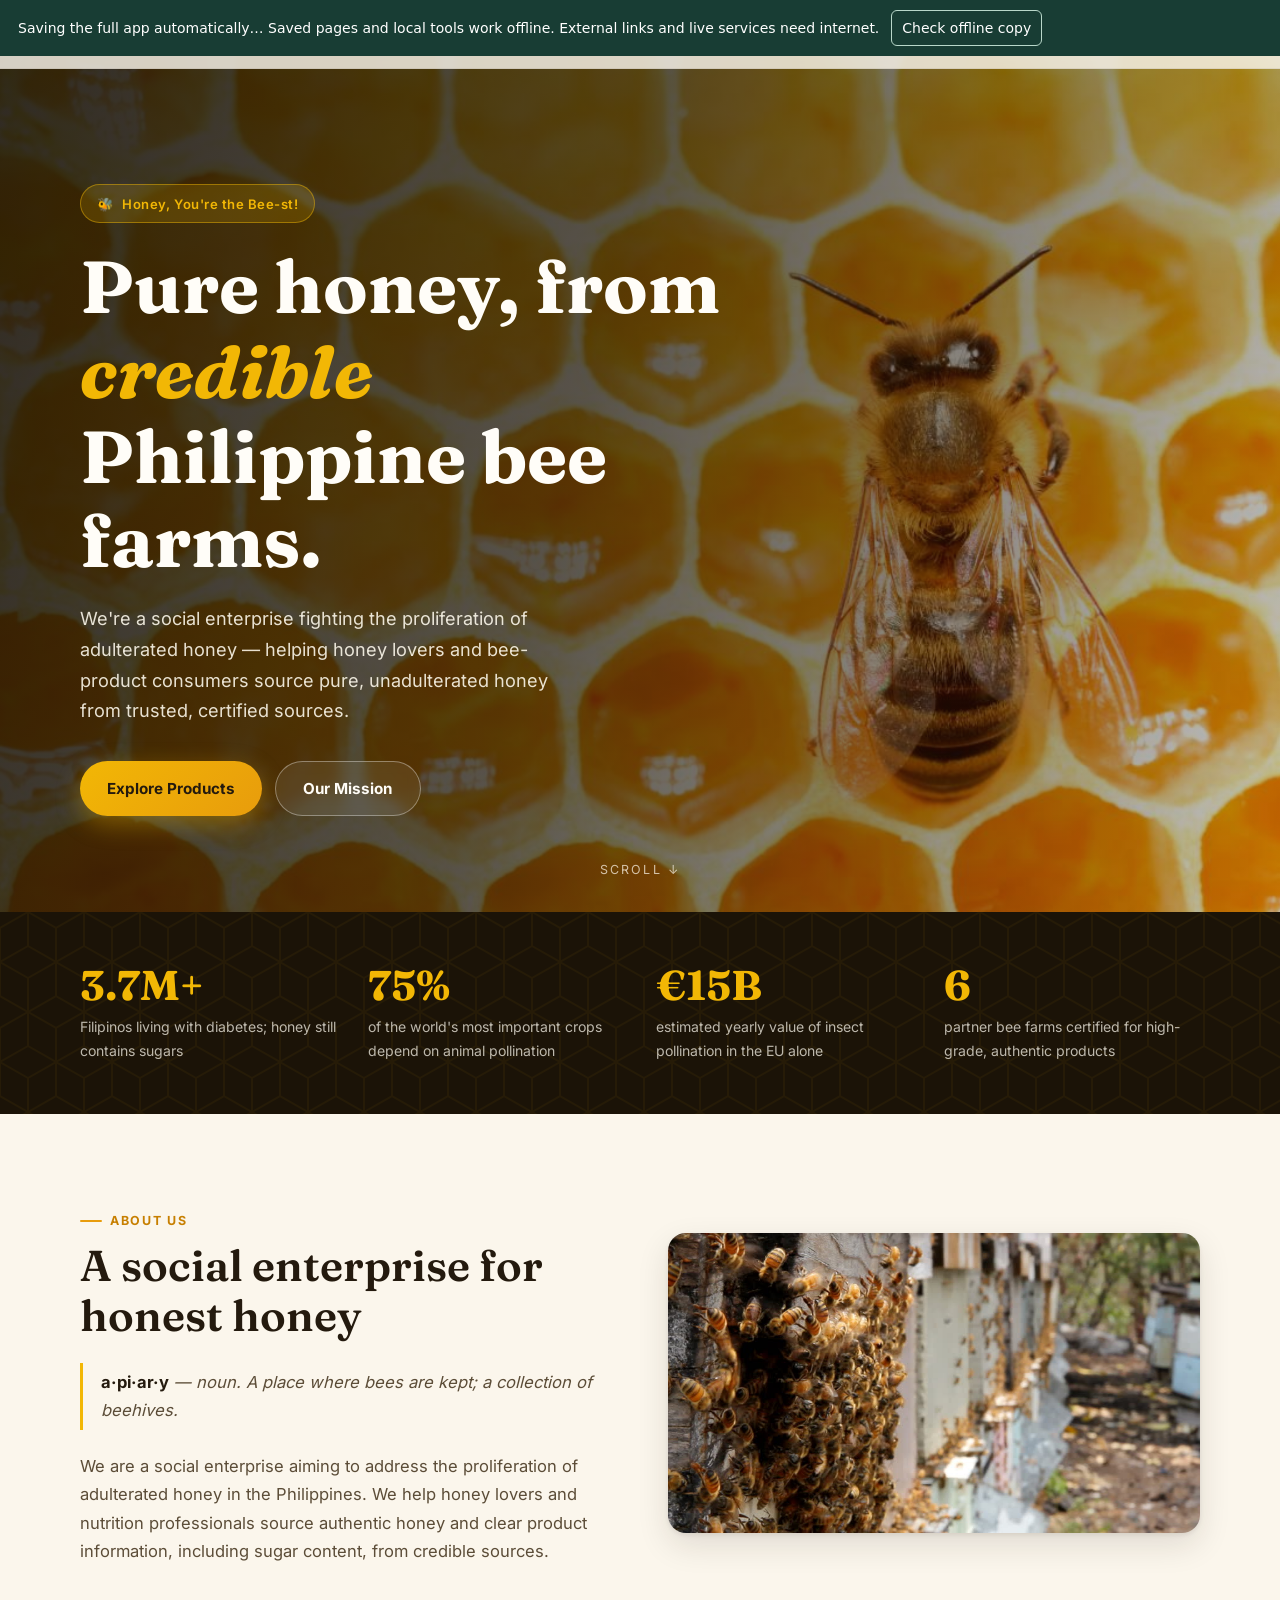
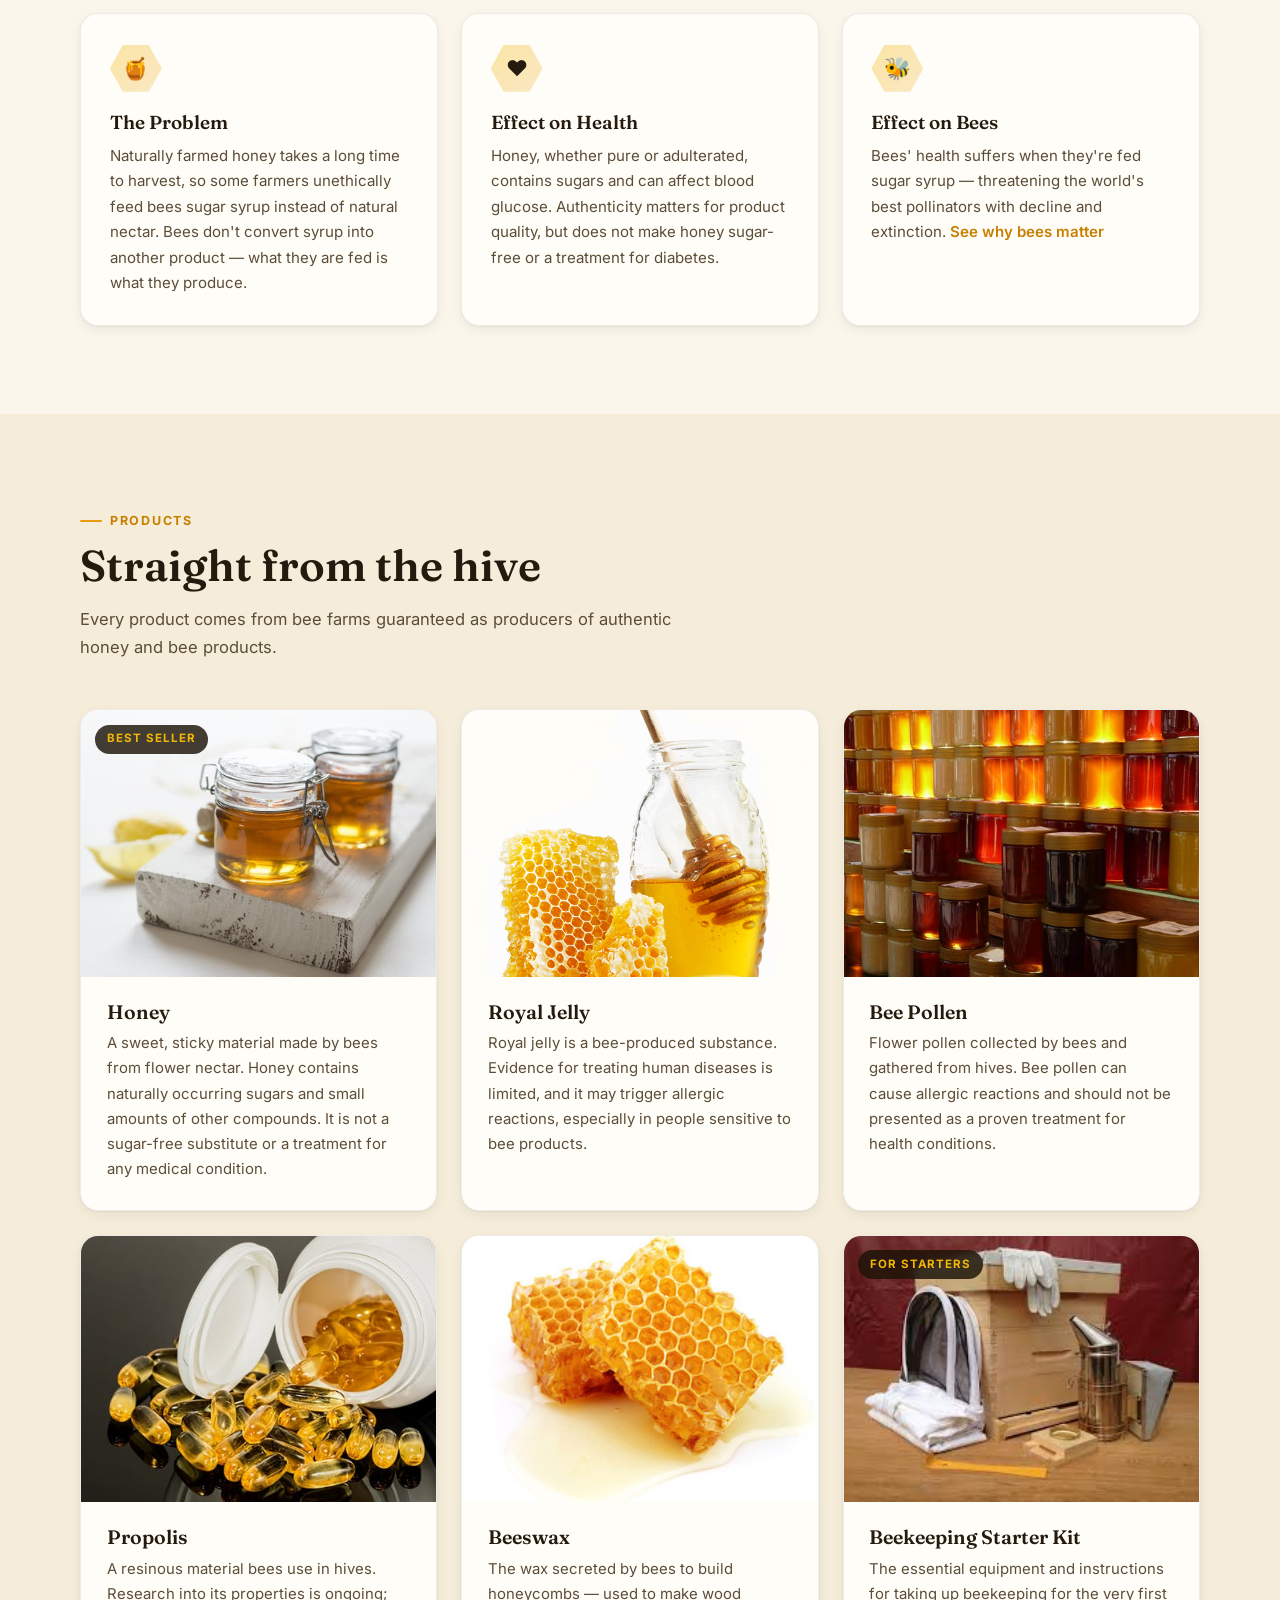
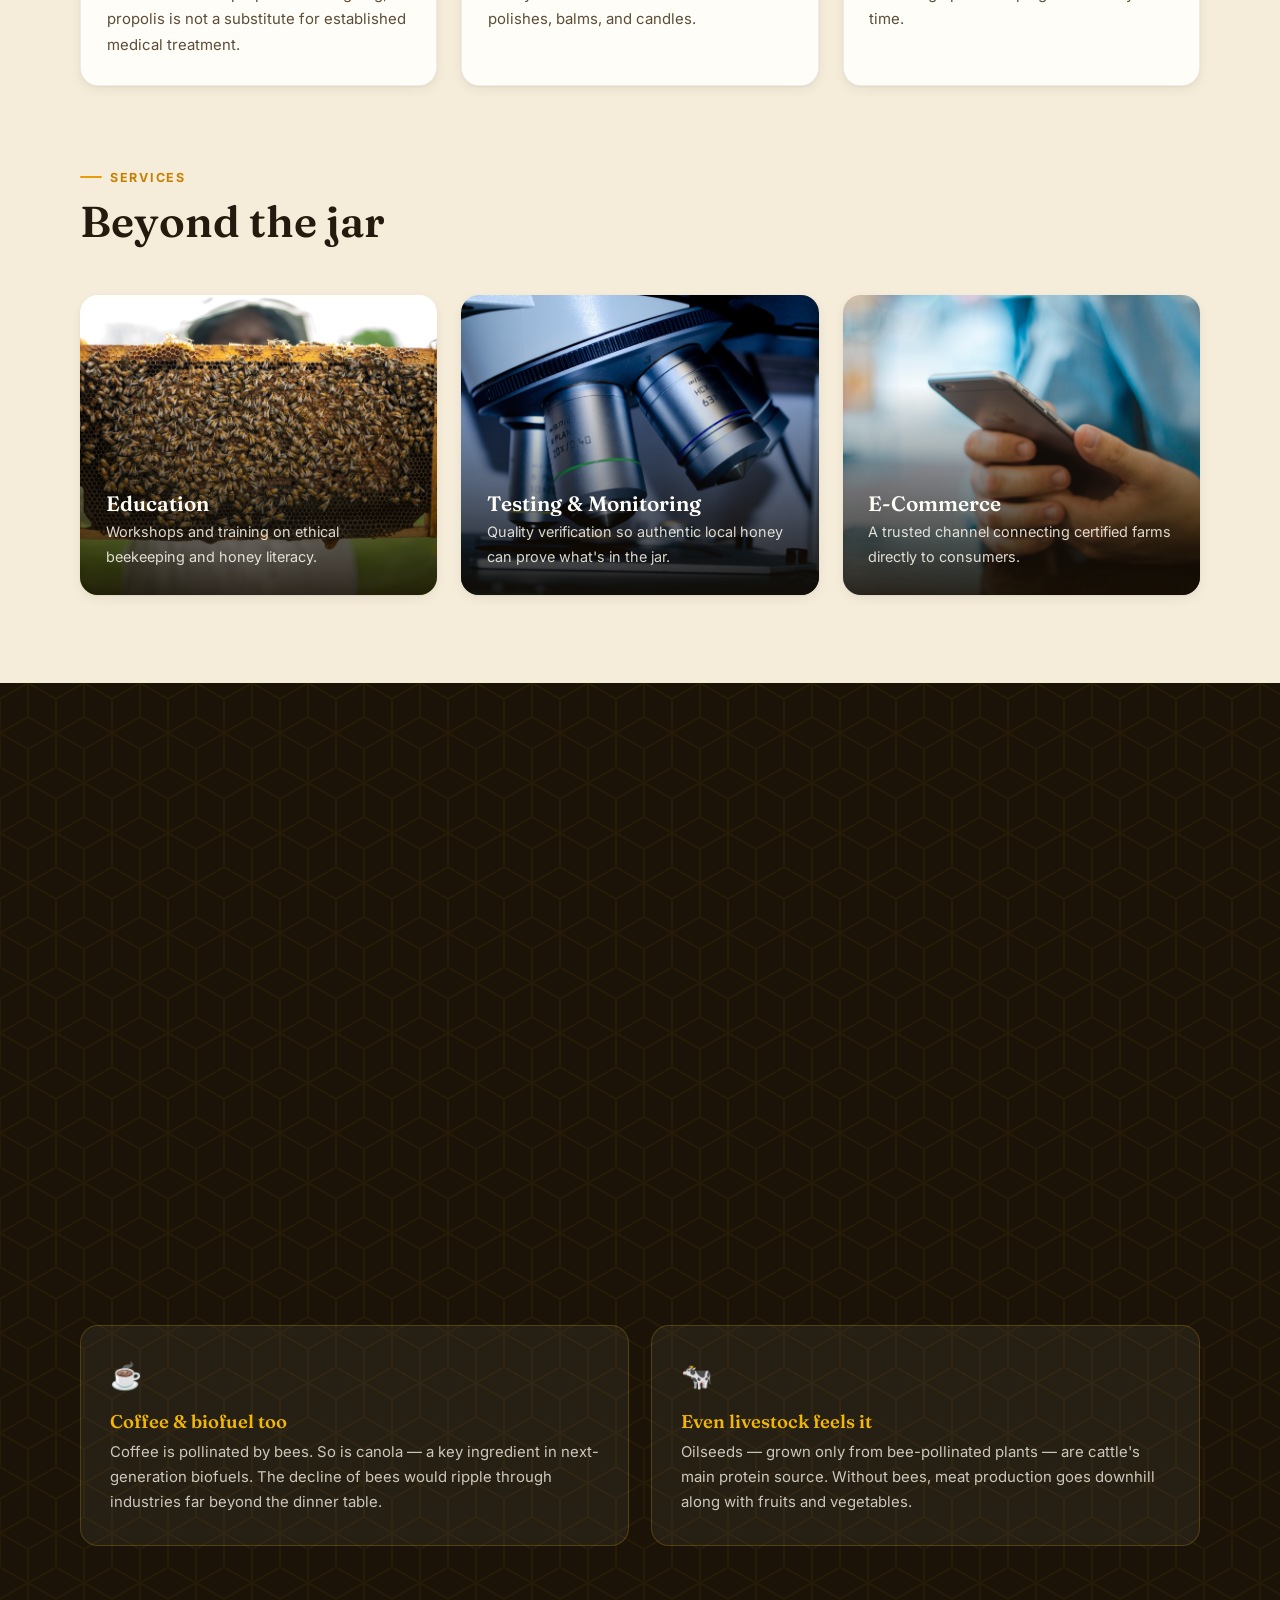
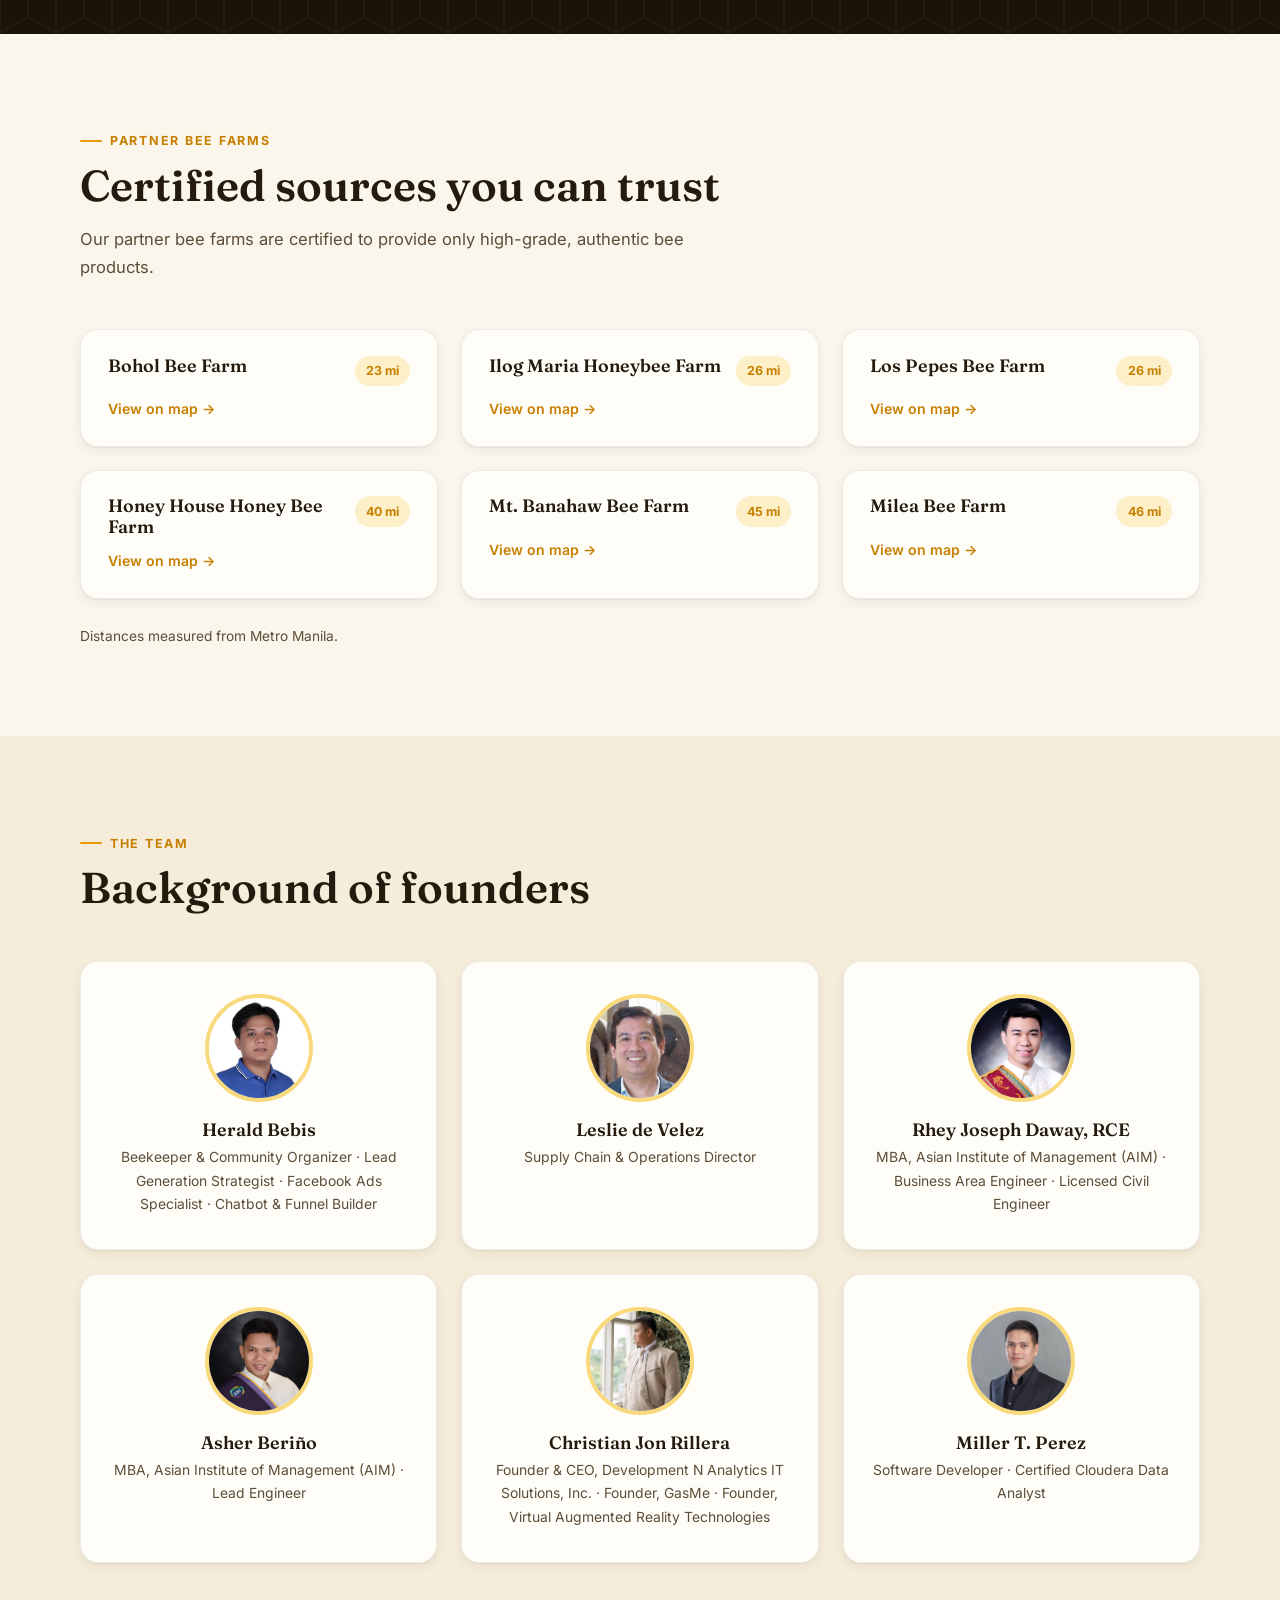
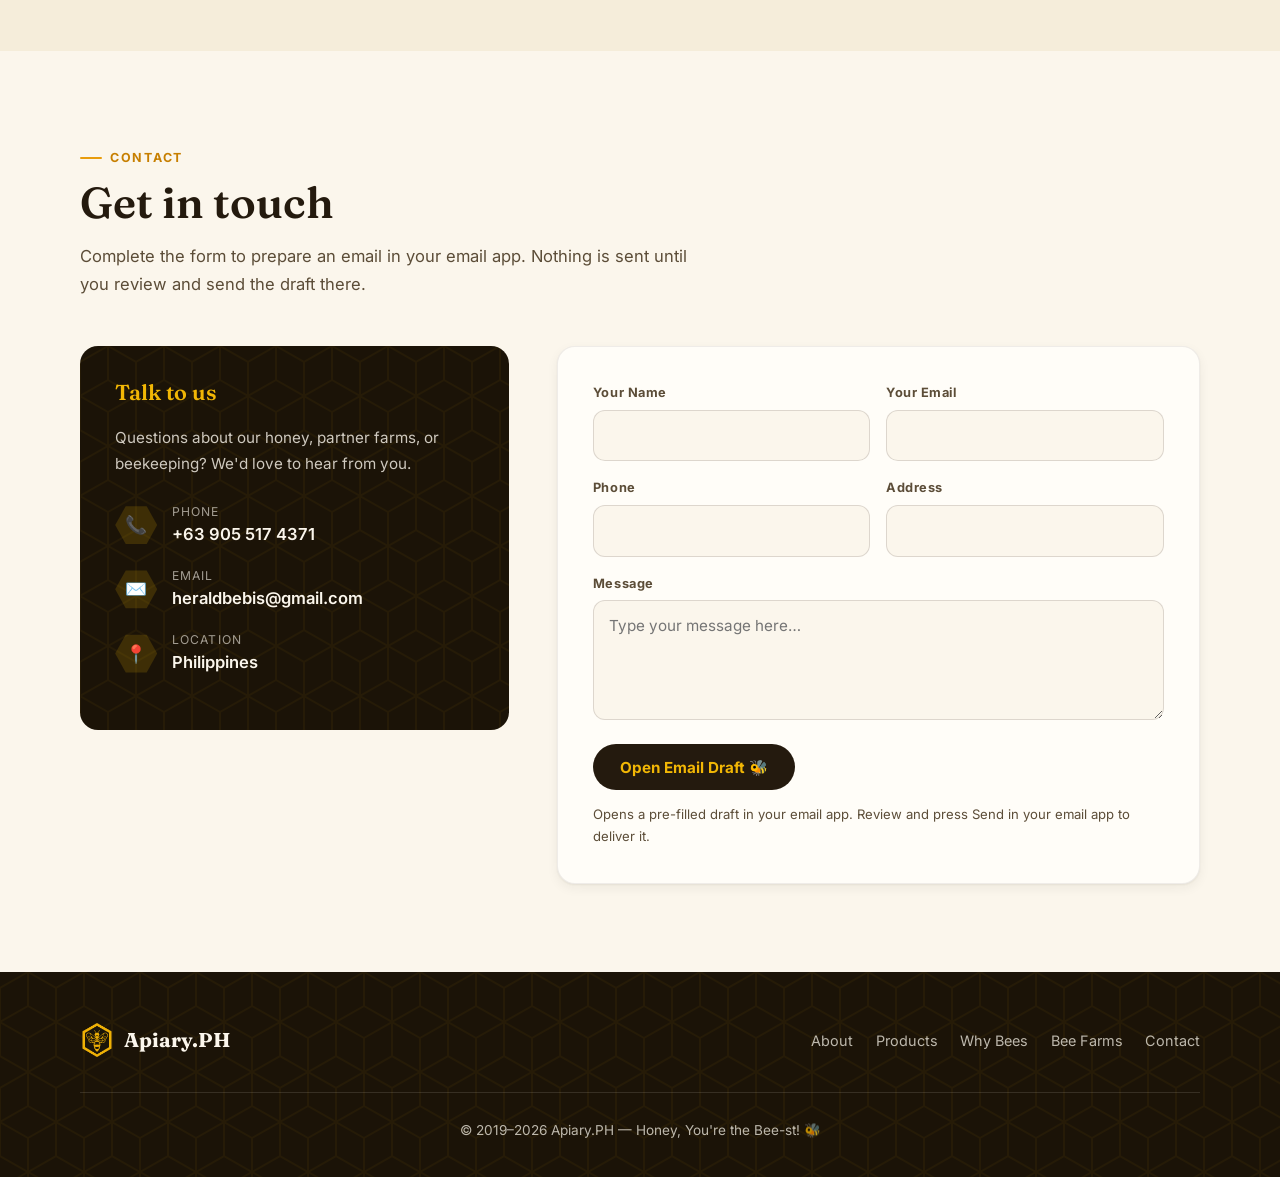
<file: index.html>
<!DOCTYPE html>
<html lang="en">
<head>
	<meta charset="UTF-8">
	<meta name="viewport" content="width=device-width, initial-scale=1">
	<title>Apiary.PH — Honey, You're the Bee-st!</title>
	<meta name="description" content="Apiary.PH is a Philippine social enterprise helping honey lovers source pure, unadulterated honey and bee products from credible, certified bee farms.">

	
	
	<link href="offline-vendor/86c71681581b301026f3.css" rel="stylesheet">
	<link rel="stylesheet" href="assets/css/style.css">
	<noscript><style>.reveal { opacity: 1 !important; transform: none !important; }</style></noscript>
	<link rel="icon" href="assets/img/favicon.ico" sizes="any">
	<link rel="icon" type="image/png" sizes="32x32" href="assets/img/favicon-32.png">
	<link rel="icon" type="image/png" sizes="192x192" href="assets/img/favicon-192.png">
	<link rel="apple-touch-icon" href="assets/img/apple-touch-icon.png">

	<meta property="og:title" content="Apiary.PH — Honey, You're the Bee-st!">
	<meta property="og:description" content="Pure, unadulterated honey and bee products from credible Philippine bee farms.">
	<meta property="og:image" content="assets/img/honey-bee.jpg">
<meta name="offline-limits" content="Saved pages and local tools work offline. External links and live services need internet."><link rel="manifest" href="manifest.webmanifest"><script data-offline-client src="offline-client.js" defer></script></head>
<body>

<!-- ====================== NAV ====================== -->
<nav class="nav" id="nav">
	<div class="container nav-inner">
		<a class="brand" href="#home">
			<img class="hex" src="assets/img/logo-bee-hex.png" width="34" height="34" alt="">
			Apiary.PH
		</a>
		<button class="nav-toggle" id="navToggle" aria-expanded="false" aria-controls="navLinks" aria-label="Toggle menu">
			<span></span><span></span><span></span>
		</button>
		<ul class="nav-links" id="navLinks">
			<li><a href="#home">Home</a></li>
			<li><a href="#about">About</a></li>
			<li><a href="#products">Products &amp; Services</a></li>
			<li><a href="#why-bees">Why Bees</a></li>
			<li><a href="#farms">Bee Farms</a></li>
			<li><a href="#team">Team</a></li>
			<li><a href="#contact" class="nav-cta">Contact</a></li>
		</ul>
	</div>
</nav>

<!-- ====================== HERO ====================== -->
<header class="hero" id="home">
	<div class="container">
		<span class="hero-badge"><span>🐝</span><span>Honey, You're the Bee-st!</span></span>
		<h1>Pure honey, from <em>credible</em> Philippine bee farms.</h1>
		<p class="lede">We're a social enterprise fighting the proliferation of adulterated honey — helping honey lovers and bee-product consumers source pure, unadulterated honey from trusted, certified sources.</p>
		<div class="hero-actions">
			<a href="#products" class="btn btn-honey">Explore Products</a>
			<a href="#about" class="btn btn-ghost">Our Mission</a>
		</div>
	</div>
	<a class="hero-scroll" href="#stats">Scroll ↓</a>
</header>

<!-- ====================== STATS ====================== -->
<section class="stats" id="stats">
	<div class="honeycomb-bg" aria-hidden="true"></div>
	<div class="container stats-grid">
		<div class="stat reveal"><div class="num">3.7M+</div><div class="label">Filipinos living with diabetes; honey still contains sugars</div></div>
		<div class="stat reveal"><div class="num">75%</div><div class="label">of the world's most important crops depend on animal pollination</div></div>
		<div class="stat reveal"><div class="num">€15B</div><div class="label">estimated yearly value of insect pollination in the EU alone</div></div>
		<div class="stat reveal"><div class="num">6</div><div class="label">partner bee farms certified for high-grade, authentic products</div></div>
	</div>
</section>

<!-- ====================== ABOUT ====================== -->
<section class="section" id="about">
	<div class="container">
		<div class="split">
			<div class="reveal">
				<span class="eyebrow">About Us</span>
				<h2 class="section-title" style="font-size:clamp(1.9rem,3.5vw,2.7rem);margin:.6rem 0 1rem;">A social enterprise for honest honey</h2>
				<div class="defn"><strong>a·pi·ar·y</strong> — noun. A place where bees are kept; a collection of beehives.</div>
				<p style="color:var(--ink-soft)">We are a social enterprise aiming to address the proliferation of adulterated honey in the Philippines. We help honey lovers and nutrition professionals source authentic honey and clear product information, including sugar content, from credible sources.</p>
			</div>
			<div class="photo-stack reveal">
				<img src="assets/img/1.jpg" alt="Beekeeper working at an apiary" width="852" height="480" loading="lazy">
			</div>
		</div>

		<div class="problem-grid">
			<article class="card reveal">
				<div class="icon">🍯</div>
				<h3>The Problem</h3>
				<p>Naturally farmed honey takes a long time to harvest, so some farmers unethically feed bees sugar syrup instead of natural nectar. Bees don't convert syrup into another product — what they are fed is what they produce.</p>
			</article>
			<article class="card reveal">
				<div class="icon">❤️</div>
				<h3>Effect on Health</h3>
				<p>Honey, whether pure or adulterated, contains sugars and can affect blood glucose. Authenticity matters for product quality, but does not make honey sugar-free or a treatment for diabetes.</p>
			</article>
			<article class="card reveal">
				<div class="icon">🐝</div>
				<h3>Effect on Bees</h3>
				<p>Bees' health suffers when they're fed sugar syrup — threatening the world's best pollinators with decline and extinction. <a href="#why-bees">See why bees matter</a></p>
			</article>
		</div>
	</div>
</section>

<!-- ====================== PRODUCTS ====================== -->
<section class="section section-alt" id="products">
	<div class="container">
		<div class="section-head reveal">
			<span class="eyebrow">Products</span>
			<h2>Straight from the hive</h2>
			<p>Every product comes from bee farms guaranteed as producers of authentic honey and bee products.</p>
		</div>
		<div class="product-grid">
			<article class="product reveal">
				<div class="thumb"><span class="tag">Best Seller</span><img src="assets/img/product1.jpeg" alt="Jars of pure honey" loading="lazy"></div>
				<div class="body">
					<h3>Honey</h3>
					<p>A sweet, sticky material made by bees from flower nectar. Honey contains naturally occurring sugars and small amounts of other compounds. It is not a sugar-free substitute or a treatment for any medical condition.</p>
				</div>
			</article>
			<article class="product reveal">
				<div class="thumb"><img src="assets/img/product4.png" alt="Royal jelly" loading="lazy"></div>
				<div class="body">
					<h3>Royal Jelly</h3>
					<p>Royal jelly is a bee-produced substance. Evidence for treating human diseases is limited, and it may trigger allergic reactions, especially in people sensitive to bee products.</p>
				</div>
			</article>
			<article class="product reveal">
				<div class="thumb"><img src="assets/img/product2.jpeg" alt="Bee pollen granules" loading="lazy"></div>
				<div class="body">
					<h3>Bee Pollen</h3>
					<p>Flower pollen collected by bees and gathered from hives. Bee pollen can cause allergic reactions and should not be presented as a proven treatment for health conditions.</p>
				</div>
			</article>
			<article class="product reveal">
				<div class="thumb"><img src="assets/img/product3.jpg" alt="Raw propolis" loading="lazy"></div>
				<div class="body">
					<h3>Propolis</h3>
					<p>A resinous material bees use in hives. Research into its properties is ongoing; propolis is not a substitute for established medical treatment.</p>
				</div>
			</article>
			<article class="product reveal">
				<div class="thumb"><img src="assets/img/product5.jpg" alt="Beeswax blocks" loading="lazy"></div>
				<div class="body">
					<h3>Beeswax</h3>
					<p>The wax secreted by bees to build honeycombs — used to make wood polishes, balms, and candles.</p>
				</div>
			</article>
			<article class="product reveal">
				<div class="thumb"><span class="tag">For Starters</span><img src="assets/img/product6.jpg" alt="Beekeeping starter kit" loading="lazy"></div>
				<div class="body">
					<h3>Beekeeping Starter Kit</h3>
					<p>The essential equipment and instructions for taking up beekeeping for the very first time.</p>
				</div>
			</article>
		</div>

		<div class="section-head reveal" style="margin-top:4.5rem">
			<span class="eyebrow">Services</span>
			<h2>Beyond the jar</h2>
		</div>
		<div class="service-grid" style="margin-top:0">
			<article class="service reveal">
				<img src="assets/img/teach.jpeg" alt="Beekeeping education session" loading="lazy">
				<div class="body"><h3>Education</h3><p>Workshops and training on ethical beekeeping and honey literacy.</p></div>
			</article>
			<article class="service reveal">
				<img src="assets/img/test.jpeg" alt="Honey quality testing in a lab" loading="lazy">
				<div class="body"><h3>Testing &amp; Monitoring</h3><p>Quality verification so authentic local honey can prove what's in the jar.</p></div>
			</article>
			<article class="service reveal">
				<img src="assets/img/commerce.jpg" alt="E-commerce for bee products" loading="lazy">
				<div class="body"><h3>E-Commerce</h3><p>A trusted channel connecting certified farms directly to consumers.</p></div>
			</article>
		</div>
	</div>
</section>

<!-- ====================== WHY BEES ====================== -->
<section class="section why" id="why-bees">
	<div class="honeycomb-bg" aria-hidden="true"></div>
	<div class="container">
		<div class="section-head reveal">
			<span class="eyebrow">Why Bees Matter</span>
			<h2>The importance of bees in our ecosystem</h2>
			<p>Pollination is one of 17 recognized ecosystem services. Over 75% of the world's most important crops — and 35% of food produced — depend on animal pollination.</p>
		</div>
		<div class="fact-grid">
			<article class="fact reveal">
				<div class="icon">🍎</div>
				<h3>Our food depends on them</h3>
				<p>Apples, pears, cucumbers, cherries, melons, cranberries, asparagus and broccoli all rely on bees to fertilize their flowers. Blueberries and cherries are 90% dependent on honey bee pollination — almonds depend on it entirely.</p>
			</article>
			<article class="fact reveal">
				<div class="icon">🌳</div>
				<h3>Ecosystems are built on them</h3>
				<p>As pollinators, bees support the growth of trees, flowers, and plants that feed and shelter creatures large and small — interconnected ecosystems that let diverse species co-exist.</p>
			</article>
			<article class="fact reveal">
				<div class="icon">☕</div>
				<h3>Coffee &amp; biofuel too</h3>
				<p>Coffee is pollinated by bees. So is canola — a key ingredient in next-generation biofuels. The decline of bees would ripple through industries far beyond the dinner table.</p>
			</article>
			<article class="fact reveal">
				<div class="icon">🐄</div>
				<h3>Even livestock feels it</h3>
				<p>Oilseeds — grown only from bee-pollinated plants — are cattle's main protein source. Without bees, meat production goes downhill along with fruits and vegetables.</p>
			</article>
		</div>
	</div>
</section>

<!-- ====================== BEE FARMS ====================== -->
<section class="section" id="farms">
	<div class="container">
		<div class="section-head reveal">
			<span class="eyebrow">Partner Bee Farms</span>
			<h2>Certified sources you can trust</h2>
			<p>Our partner bee farms are certified to provide only high-grade, authentic bee products.</p>
		</div>
		<div class="farm-grid">
			<article class="farm reveal">
				<div class="farm-top"><h3>Bohol Bee Farm</h3><span class="dist">23 mi</span></div>
				<a href="https://www.google.com/maps/search/Bohol+Bee+Farm" target="_blank" rel="noopener">View on map →</a>
			</article>
			<article class="farm reveal">
				<div class="farm-top"><h3>Ilog Maria Honeybee Farm</h3><span class="dist">26 mi</span></div>
				<a href="https://www.google.com/maps/search/Ilog+Maria+Honeybee+Farm" target="_blank" rel="noopener">View on map →</a>
			</article>
			<article class="farm reveal">
				<div class="farm-top"><h3>Los Pepes Bee Farm</h3><span class="dist">26 mi</span></div>
				<a href="https://www.google.com/maps/search/Los+Pepes+Bee+Farm" target="_blank" rel="noopener">View on map →</a>
			</article>
			<article class="farm reveal">
				<div class="farm-top"><h3>Honey House Honey Bee Farm</h3><span class="dist">40 mi</span></div>
				<a href="https://www.google.com/maps/search/Honey+House+Honey+Bee+Farm" target="_blank" rel="noopener">View on map →</a>
			</article>
			<article class="farm reveal">
				<div class="farm-top"><h3>Mt. Banahaw Bee Farm</h3><span class="dist">45 mi</span></div>
				<a href="https://www.google.com/maps/search/Mt+Banahaw+Bee+Farm" target="_blank" rel="noopener">View on map →</a>
			</article>
			<article class="farm reveal">
				<div class="farm-top"><h3>Milea Bee Farm</h3><span class="dist">46 mi</span></div>
				<a href="https://www.google.com/maps/search/Milea+Bee+Farm" target="_blank" rel="noopener">View on map →</a>
			</article>
		</div>
		<p class="farm-note reveal">Distances measured from Metro Manila.</p>
	</div>
</section>

<!-- ====================== TEAM ====================== -->
<section class="section section-alt" id="team">
	<div class="container">
		<div class="section-head reveal">
			<span class="eyebrow">The Team</span>
			<h2>Background of founders</h2>
		</div>
		<div class="founder-grid">
			<article class="founder reveal">
				<img src="assets/img/herald.jpg" alt="Herald Bebis" loading="lazy">
				<h3>Herald Bebis</h3>
				<p>Beekeeper &amp; Community Organizer · Lead Generation Strategist · Facebook Ads Specialist · Chatbot &amp; Funnel Builder</p>
			</article>
			<article class="founder reveal">
				<img src="assets/img/leslie.jpg" alt="Leslie de Velez" loading="lazy">
				<h3>Leslie de Velez</h3>
				<p>Supply Chain &amp; Operations Director</p>
			</article>
			<article class="founder reveal">
				<img src="assets/img/rhey.jpg" alt="Rhey Joseph Daway" loading="lazy">
				<h3>Rhey Joseph Daway, RCE</h3>
				<p>MBA, Asian Institute of Management (AIM) · Business Area Engineer · Licensed Civil Engineer</p>
			</article>
			<article class="founder reveal">
				<img src="assets/img/asher.jpg" alt="Asher Beriño" loading="lazy">
				<h3>Asher Beriño</h3>
				<p>MBA, Asian Institute of Management (AIM) · Lead Engineer</p>
			</article>
			<article class="founder reveal">
				<img src="assets/img/christian.jpg" alt="Christian Jon Rillera" loading="lazy">
				<h3>Christian Jon Rillera</h3>
				<p>Founder &amp; CEO, Development N Analytics IT Solutions, Inc. · Founder, GasMe · Founder, Virtual Augmented Reality Technologies</p>
			</article>
			<article class="founder reveal">
				<img src="assets/img/miller.jpg" alt="Miller T. Perez" loading="lazy">
				<h3>Miller T. Perez</h3>
				<p>Software Developer · Certified Cloudera Data Analyst</p>
			</article>
		</div>
	</div>
</section>

<!-- ====================== CONTACT ====================== -->
<section class="section" id="contact">
	<div class="container">
		<div class="section-head reveal">
			<span class="eyebrow">Contact</span>
			<h2>Get in touch</h2>
			<p>Complete the form to prepare an email in your email app. Nothing is sent until you review and send the draft there.</p>
		</div>
		<div class="contact-wrap">
			<div class="contact-card reveal">
				<div class="honeycomb-bg" aria-hidden="true"></div>
				<h3>Talk to us</h3>
				<p>Questions about our honey, partner farms, or beekeeping? We'd love to hear from you.</p>
				<div class="contact-line">
					<div class="ico">📞</div>
					<div><div class="lbl">Phone</div><a href="tel:+639055174371">+63 905 517 4371</a></div>
				</div>
				<div class="contact-line">
					<div class="ico">✉️</div>
					<div><div class="lbl">Email</div><a href="mailto:heraldbebis@gmail.com">heraldbebis@gmail.com</a></div>
				</div>
				<div class="contact-line">
					<div class="ico">📍</div>
					<div><div class="lbl">Location</div><span style="font-weight:600">Philippines</span></div>
				</div>
			</div>
			<form class="contact-form reveal" id="contactForm" aria-describedby="contact-email-hint">
				<div class="form-row">
					<div class="field">
						<label for="cf-name">Your Name</label>
						<input type="text" id="cf-name" name="name" required autocomplete="name">
					</div>
					<div class="field">
						<label for="cf-email">Your Email</label>
						<input type="email" id="cf-email" name="email" required autocomplete="email">
					</div>
				</div>
				<div class="form-row">
					<div class="field">
						<label for="cf-phone">Phone</label>
						<input type="tel" id="cf-phone" name="phone" autocomplete="tel">
					</div>
					<div class="field">
						<label for="cf-address">Address</label>
						<input type="text" id="cf-address" name="address" autocomplete="street-address">
					</div>
				</div>
				<div class="field">
					<label for="cf-note">Message</label>
					<textarea id="cf-note" name="note" placeholder="Type your message here…" required></textarea>
				</div>
				<button type="submit" class="btn btn-dark">Open Email Draft 🐝</button>
				<p class="form-hint" id="contact-email-hint">Opens a pre-filled draft in your email app. Review and press Send in your email app to deliver it.</p>
				<p class="form-hint" id="contact-draft-status" role="status" aria-live="polite" hidden></p>
			</form>
		</div>
	</div>
</section>

<!-- ====================== FOOTER ====================== -->
<footer class="footer">
	<div class="honeycomb-bg" aria-hidden="true"></div>
	<div class="container">
		<div class="footer-inner">
			<a class="brand" href="#home">
				<img class="hex" src="assets/img/logo-bee-hex.png" width="34" height="34" alt="">
				Apiary.PH
			</a>
			<ul class="footer-links">
				<li><a href="#about">About</a></li>
				<li><a href="#products">Products</a></li>
				<li><a href="#why-bees">Why Bees</a></li>
				<li><a href="#farms">Bee Farms</a></li>
				<li><a href="#contact">Contact</a></li>
			</ul>
		</div>
		<div class="footer-bottom">© 2019–2026 Apiary.PH — Honey, You're the Bee-st! 🐝</div>
	</div>
</footer>

<script src="assets/js/script.js"></script>
</body>
</html>
</file>
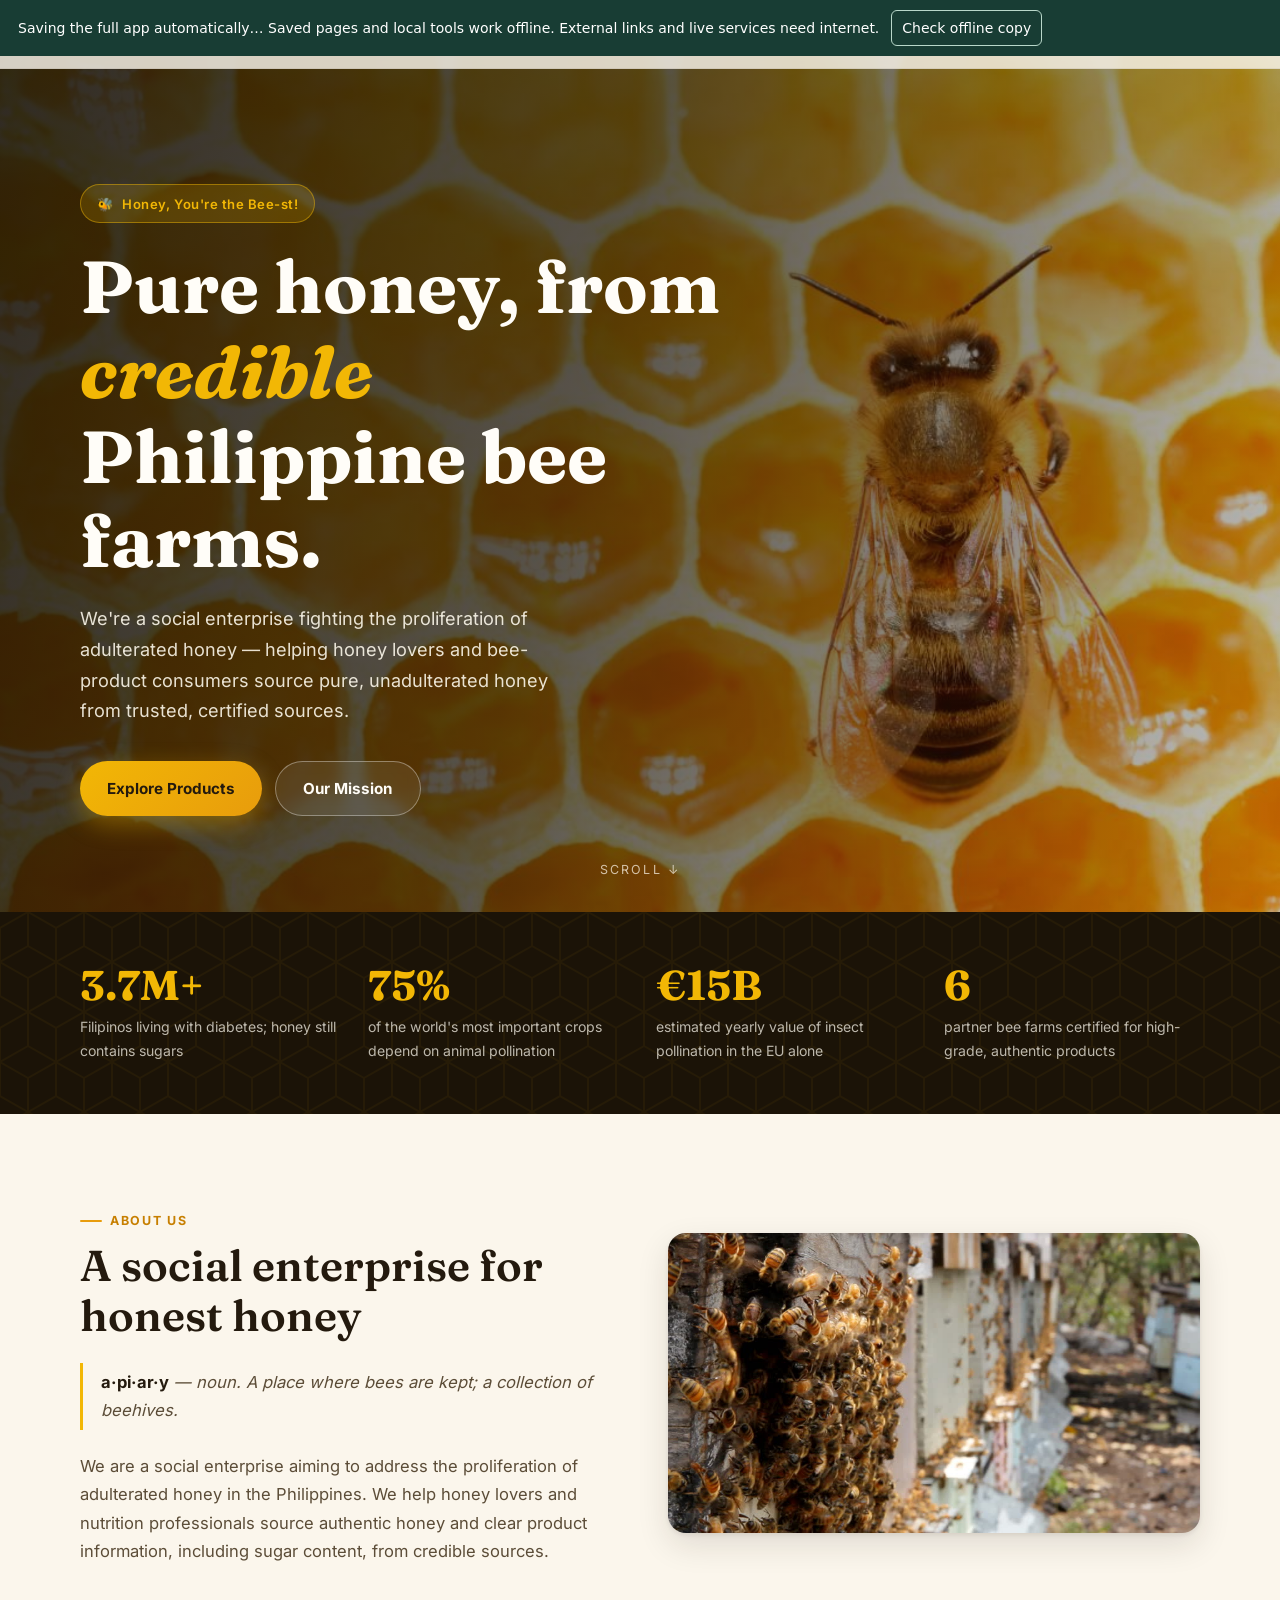
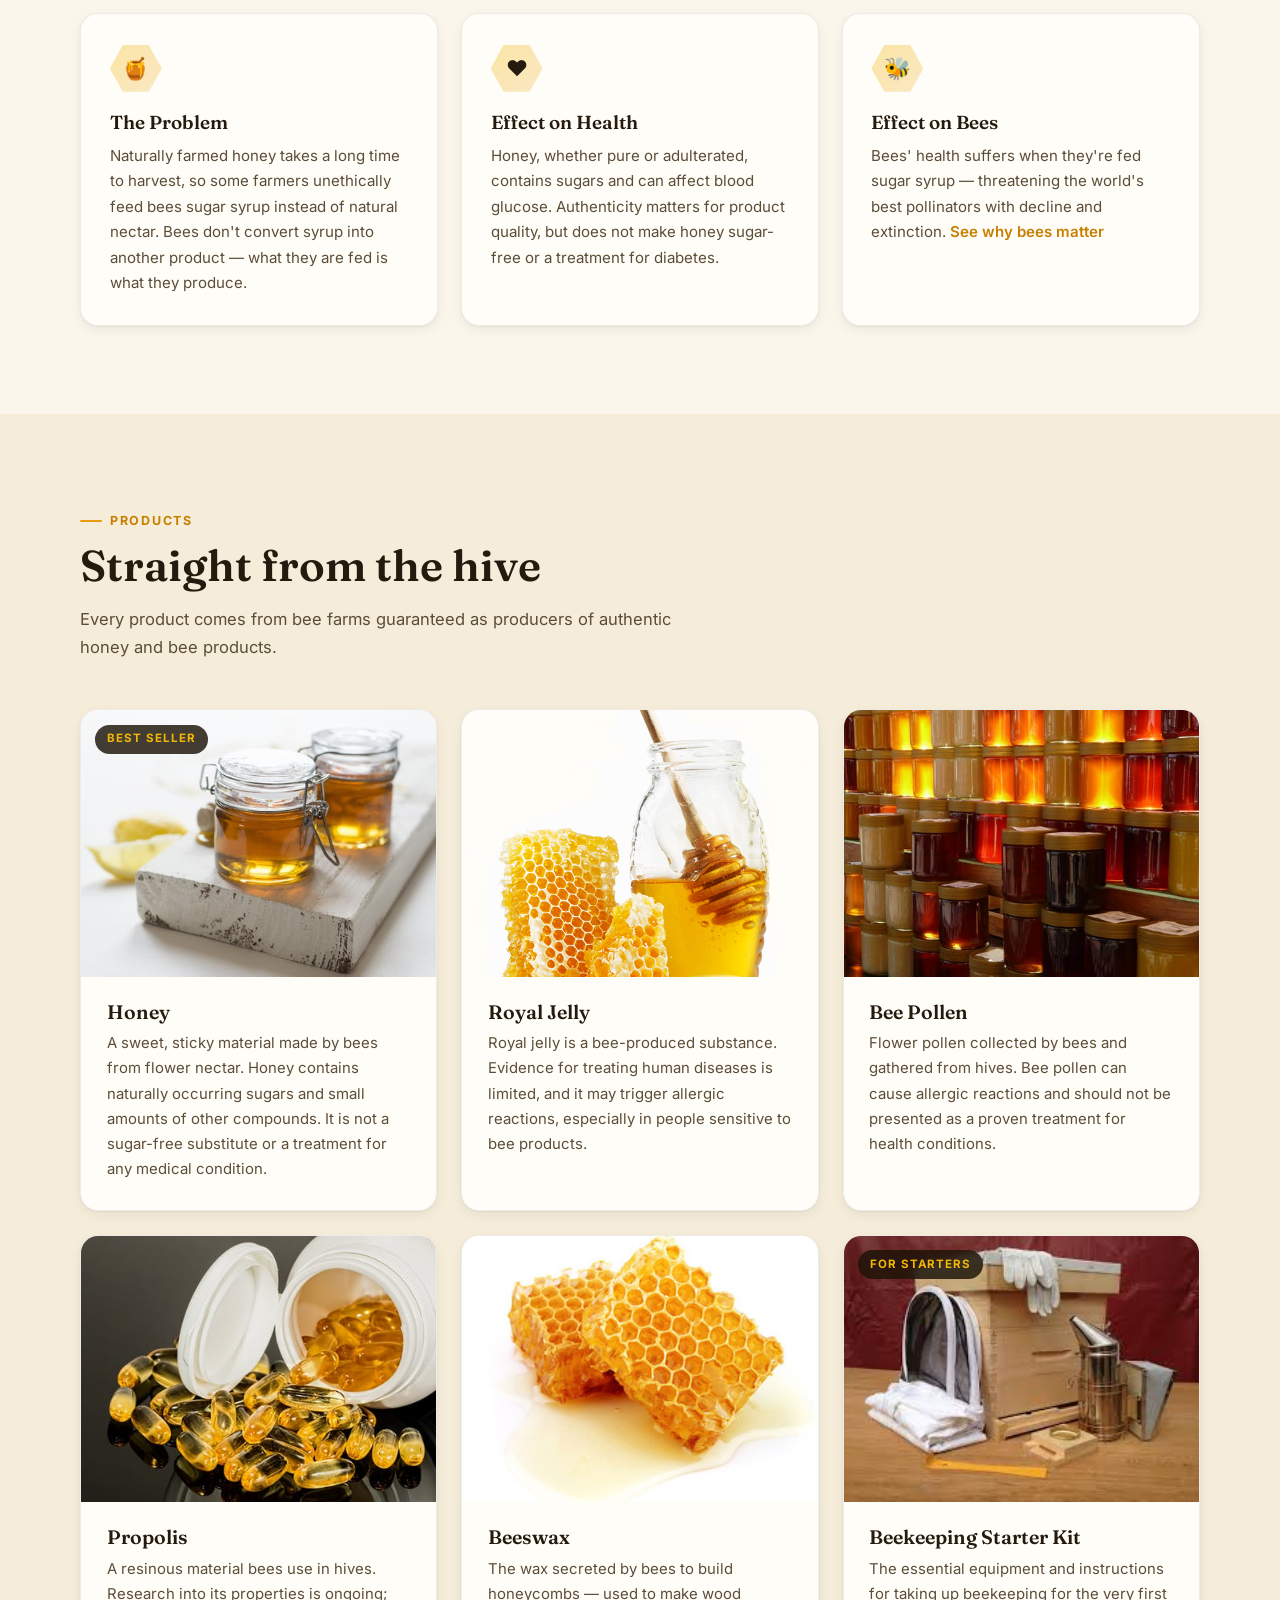
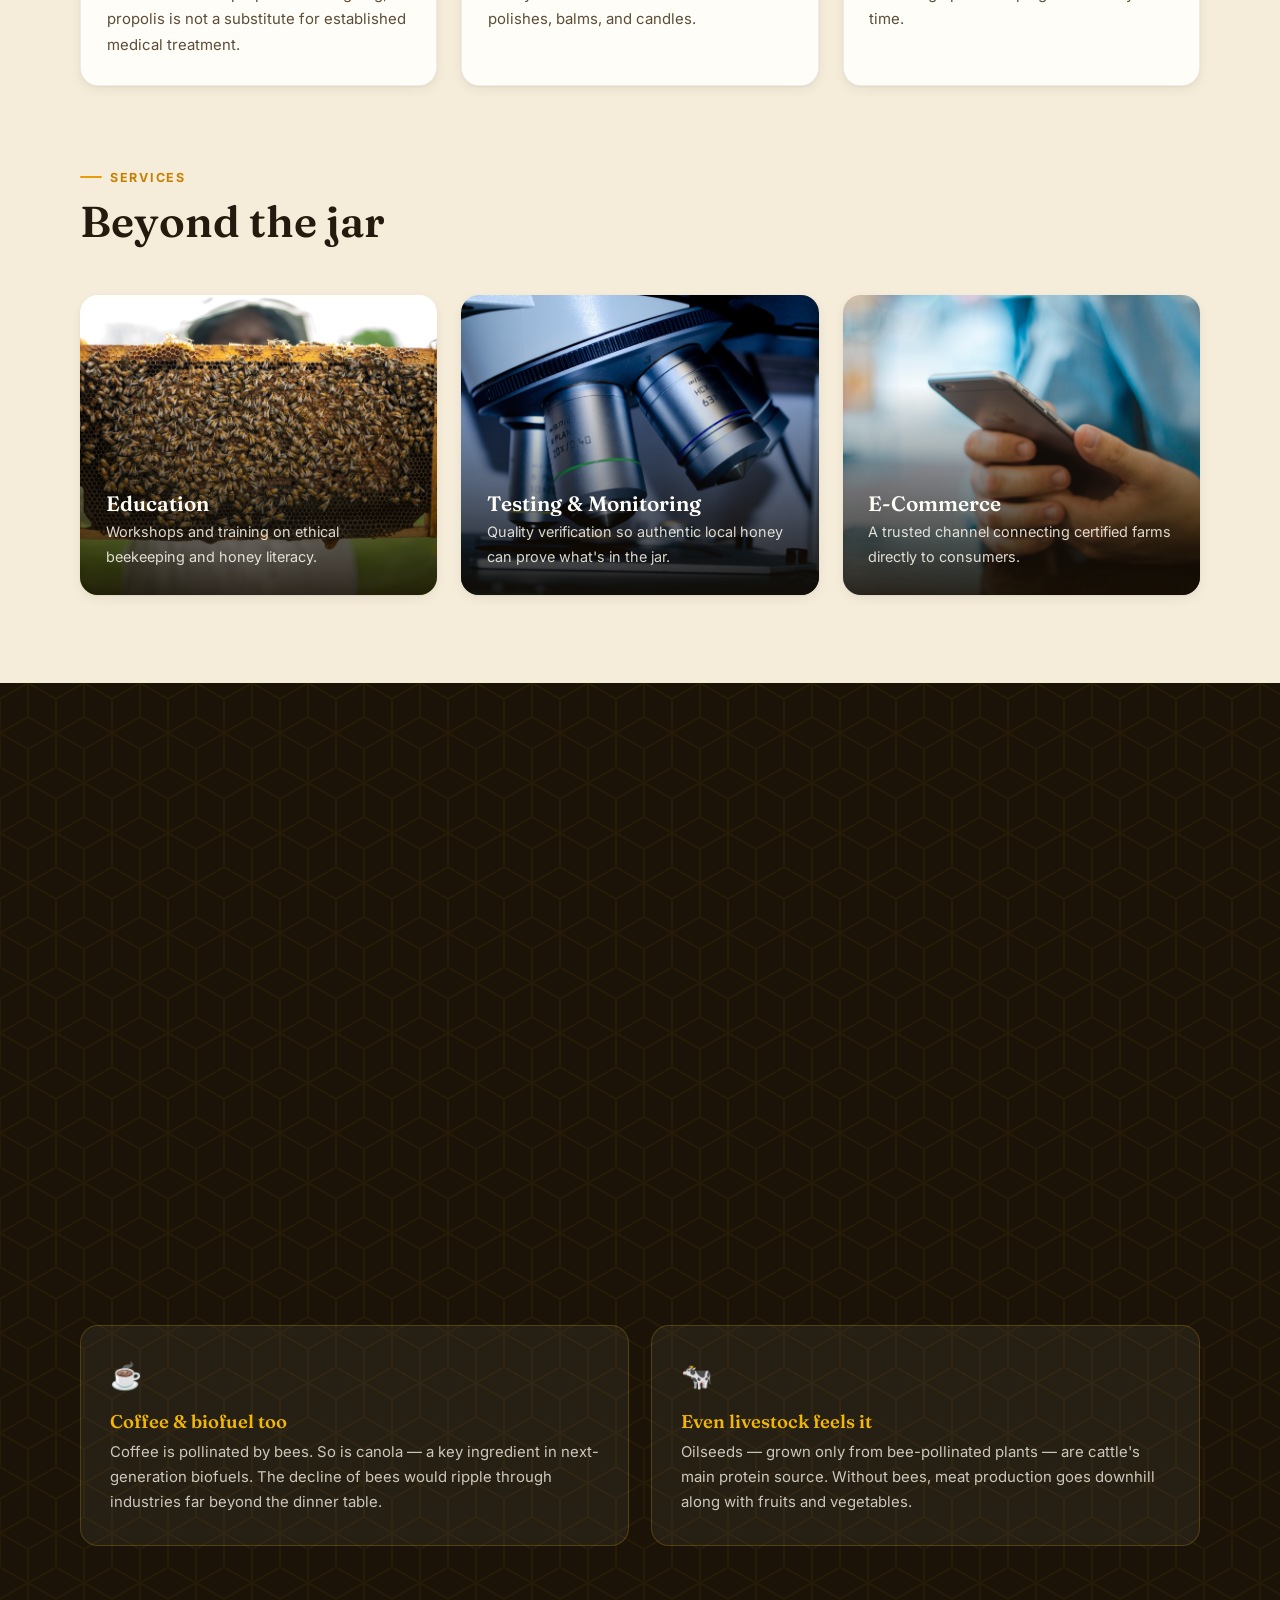
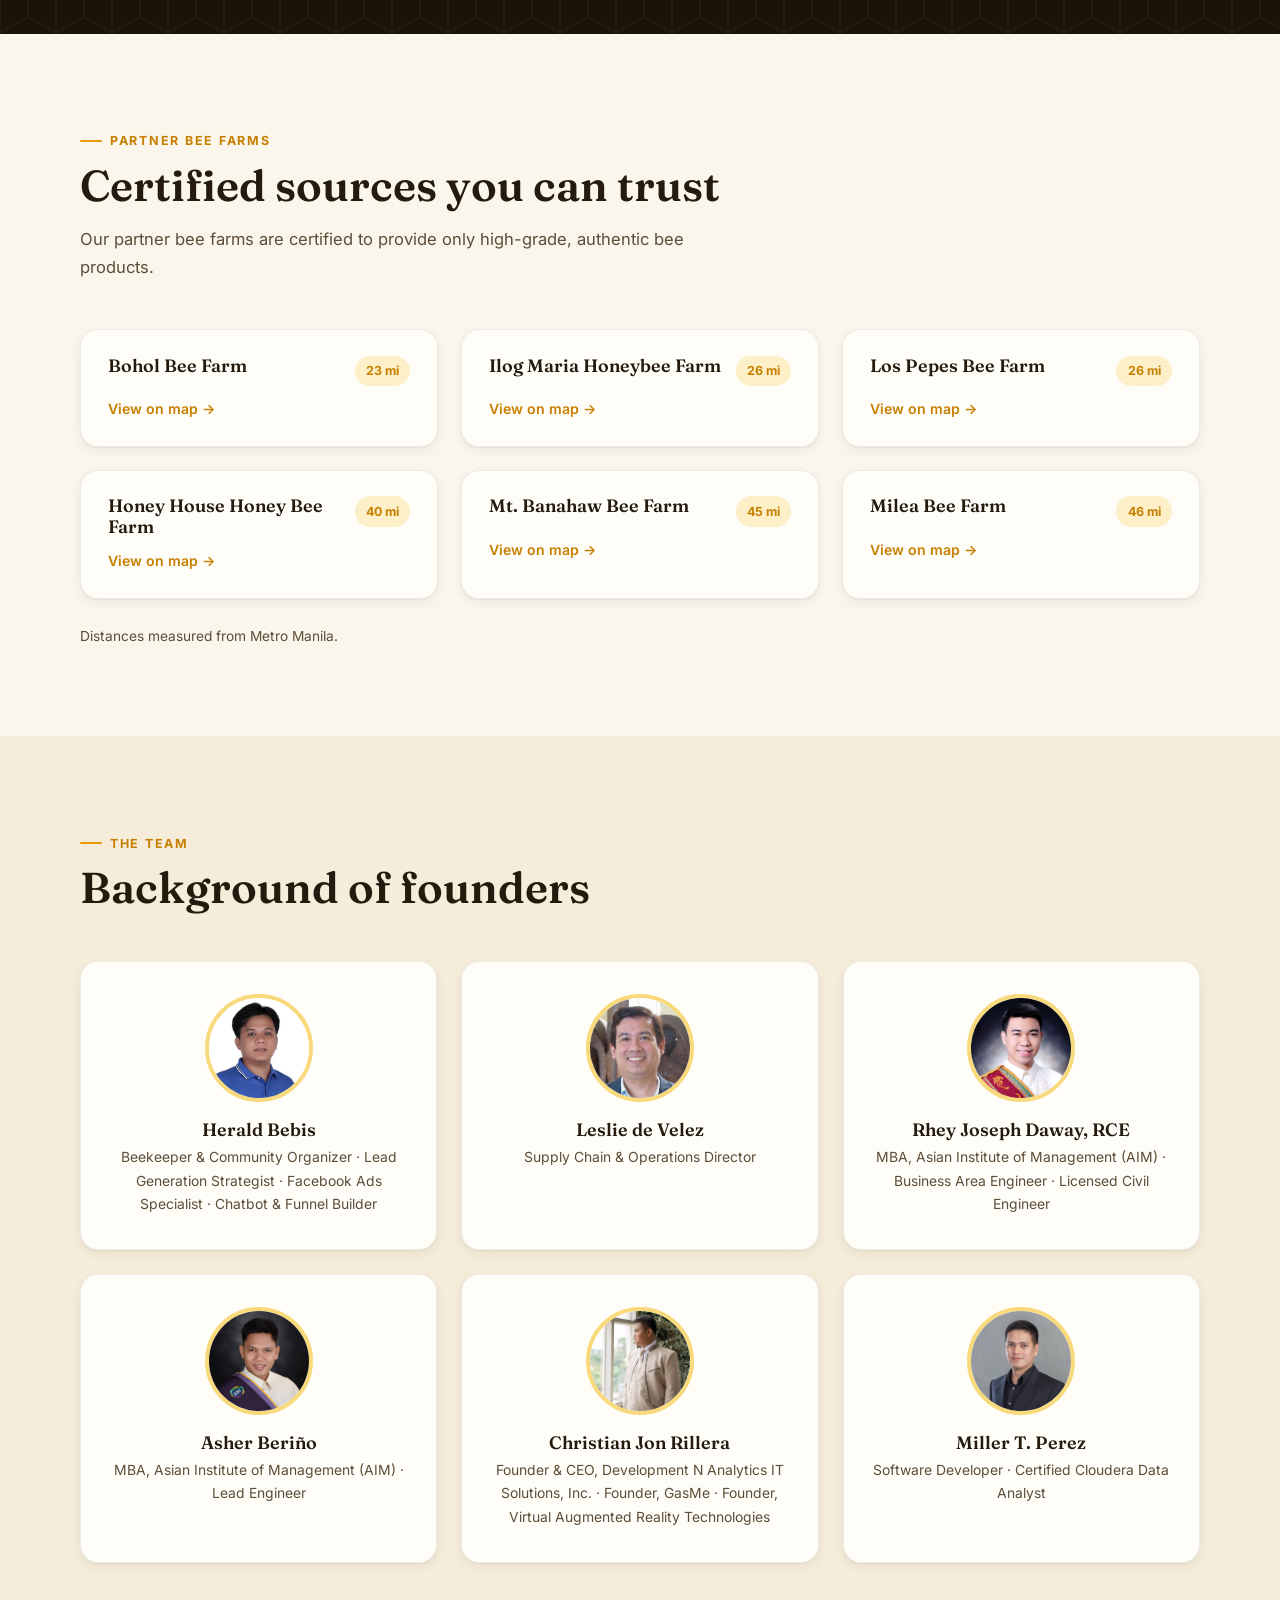
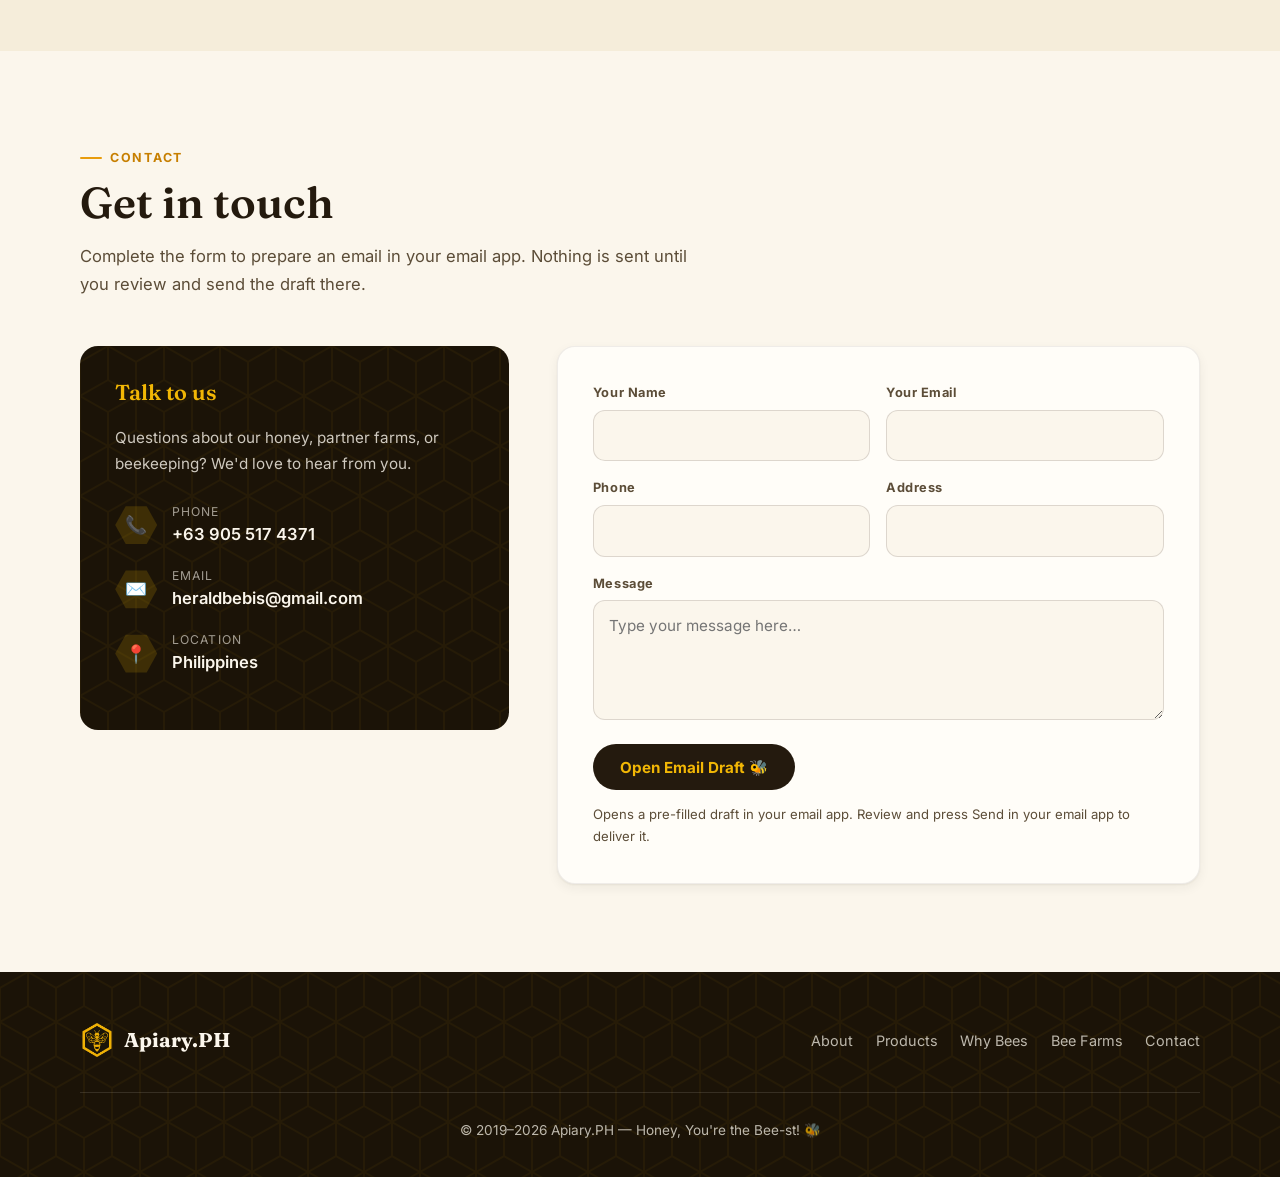
<file: about.html>
<!DOCTYPE html>
<html lang="en">
<head>
	<meta charset="UTF-8">
	<title>Apiary.PH</title>
	<meta http-equiv="refresh" content="0; url=index.html#about">
	<link rel="canonical" href="index.html#about">
<meta name="offline-limits" content="Saved pages and local tools work offline. External links and live services need internet."><link rel="manifest" href="manifest.webmanifest"><script data-offline-client src="offline-client.js" defer></script></head>
<body>
	<p>This page has moved. <a href="index.html#about">Continue to Apiary.PH →</a></p>
	<script>location.replace('index.html#about');</script>
</body>
</html>
</file>
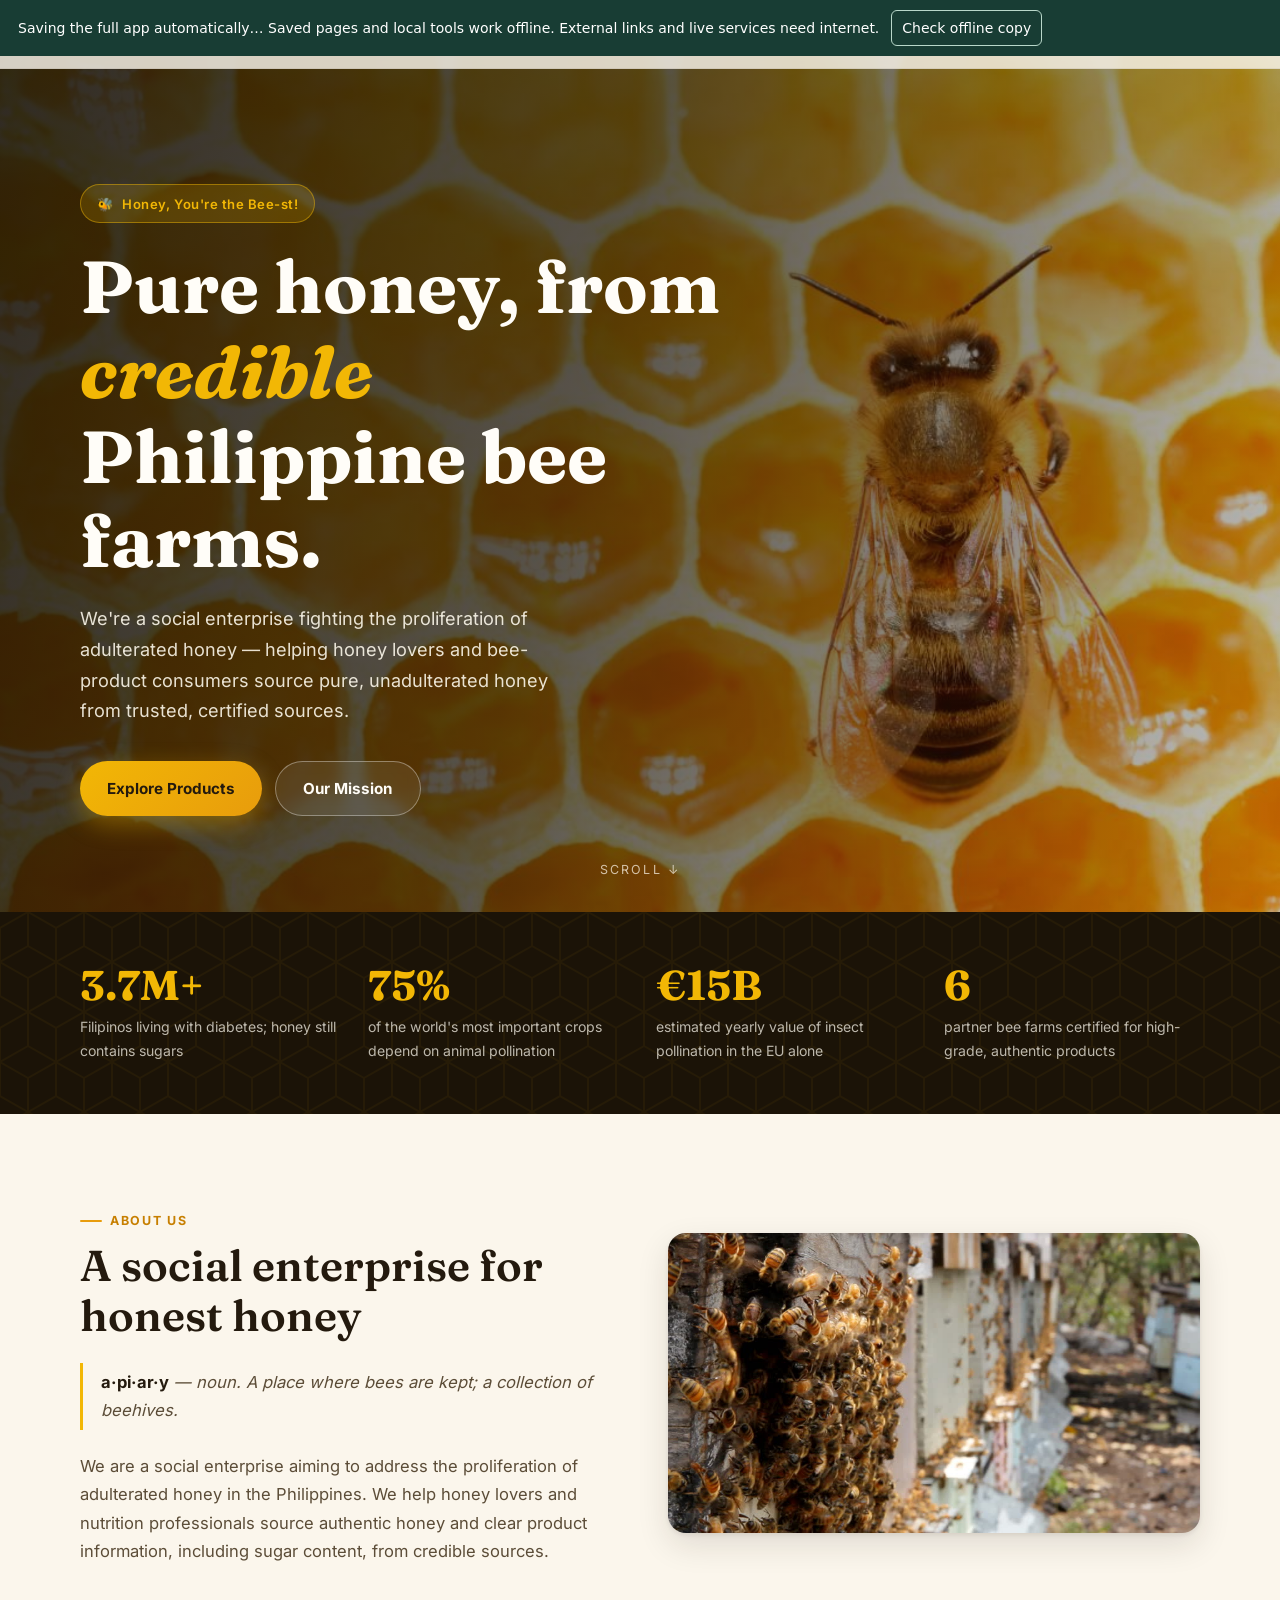
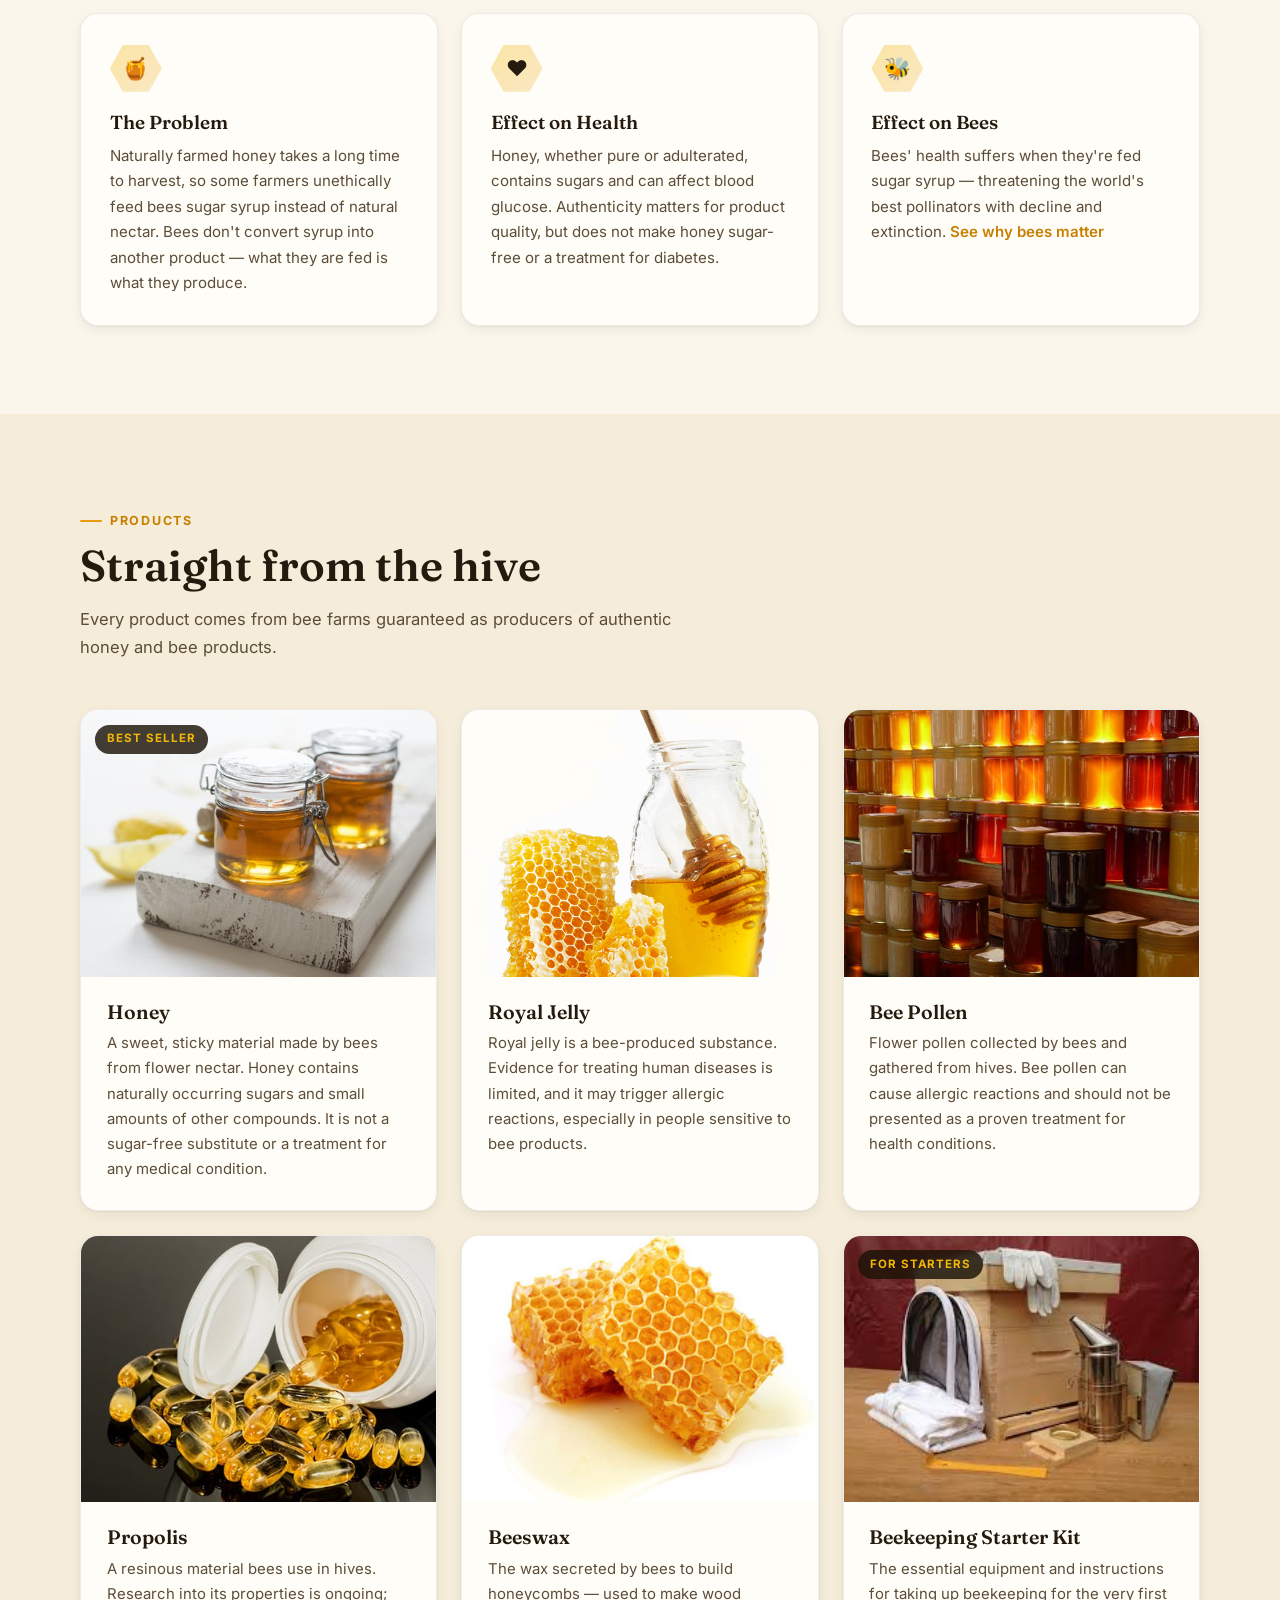
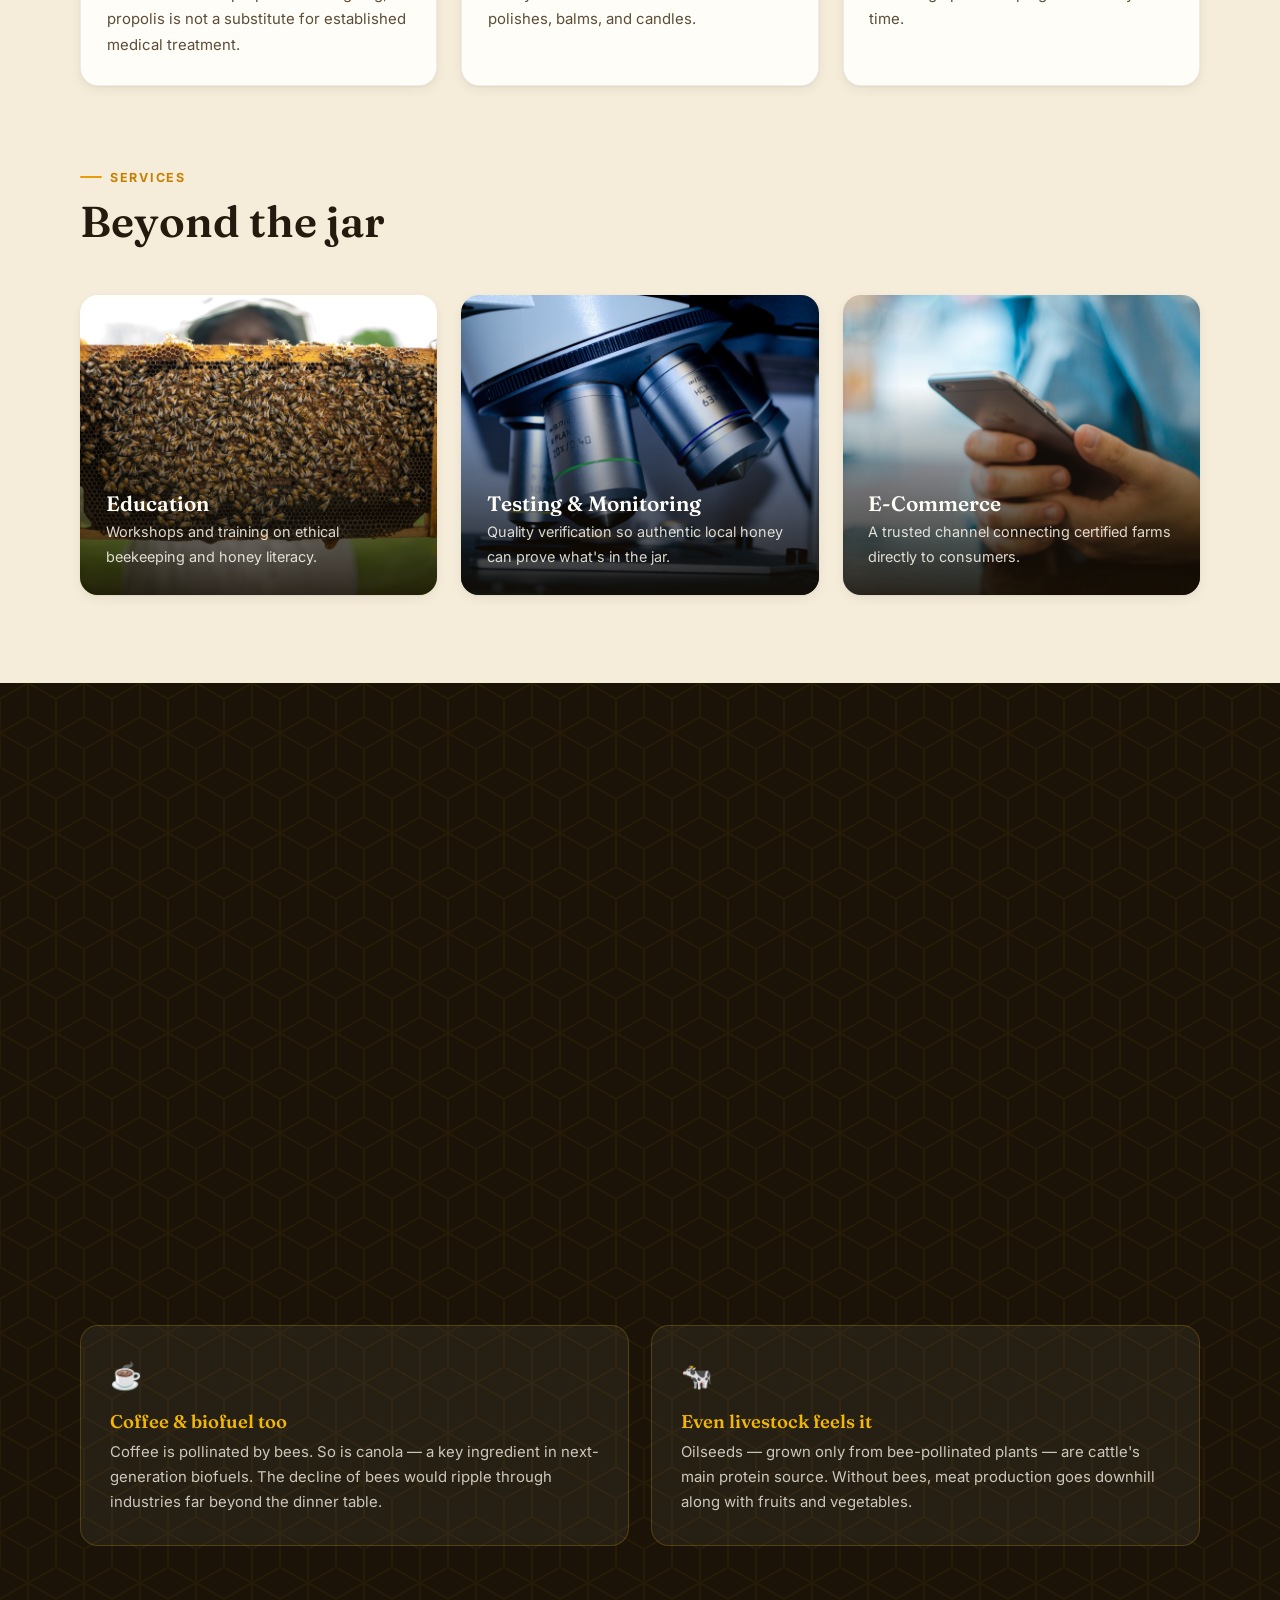
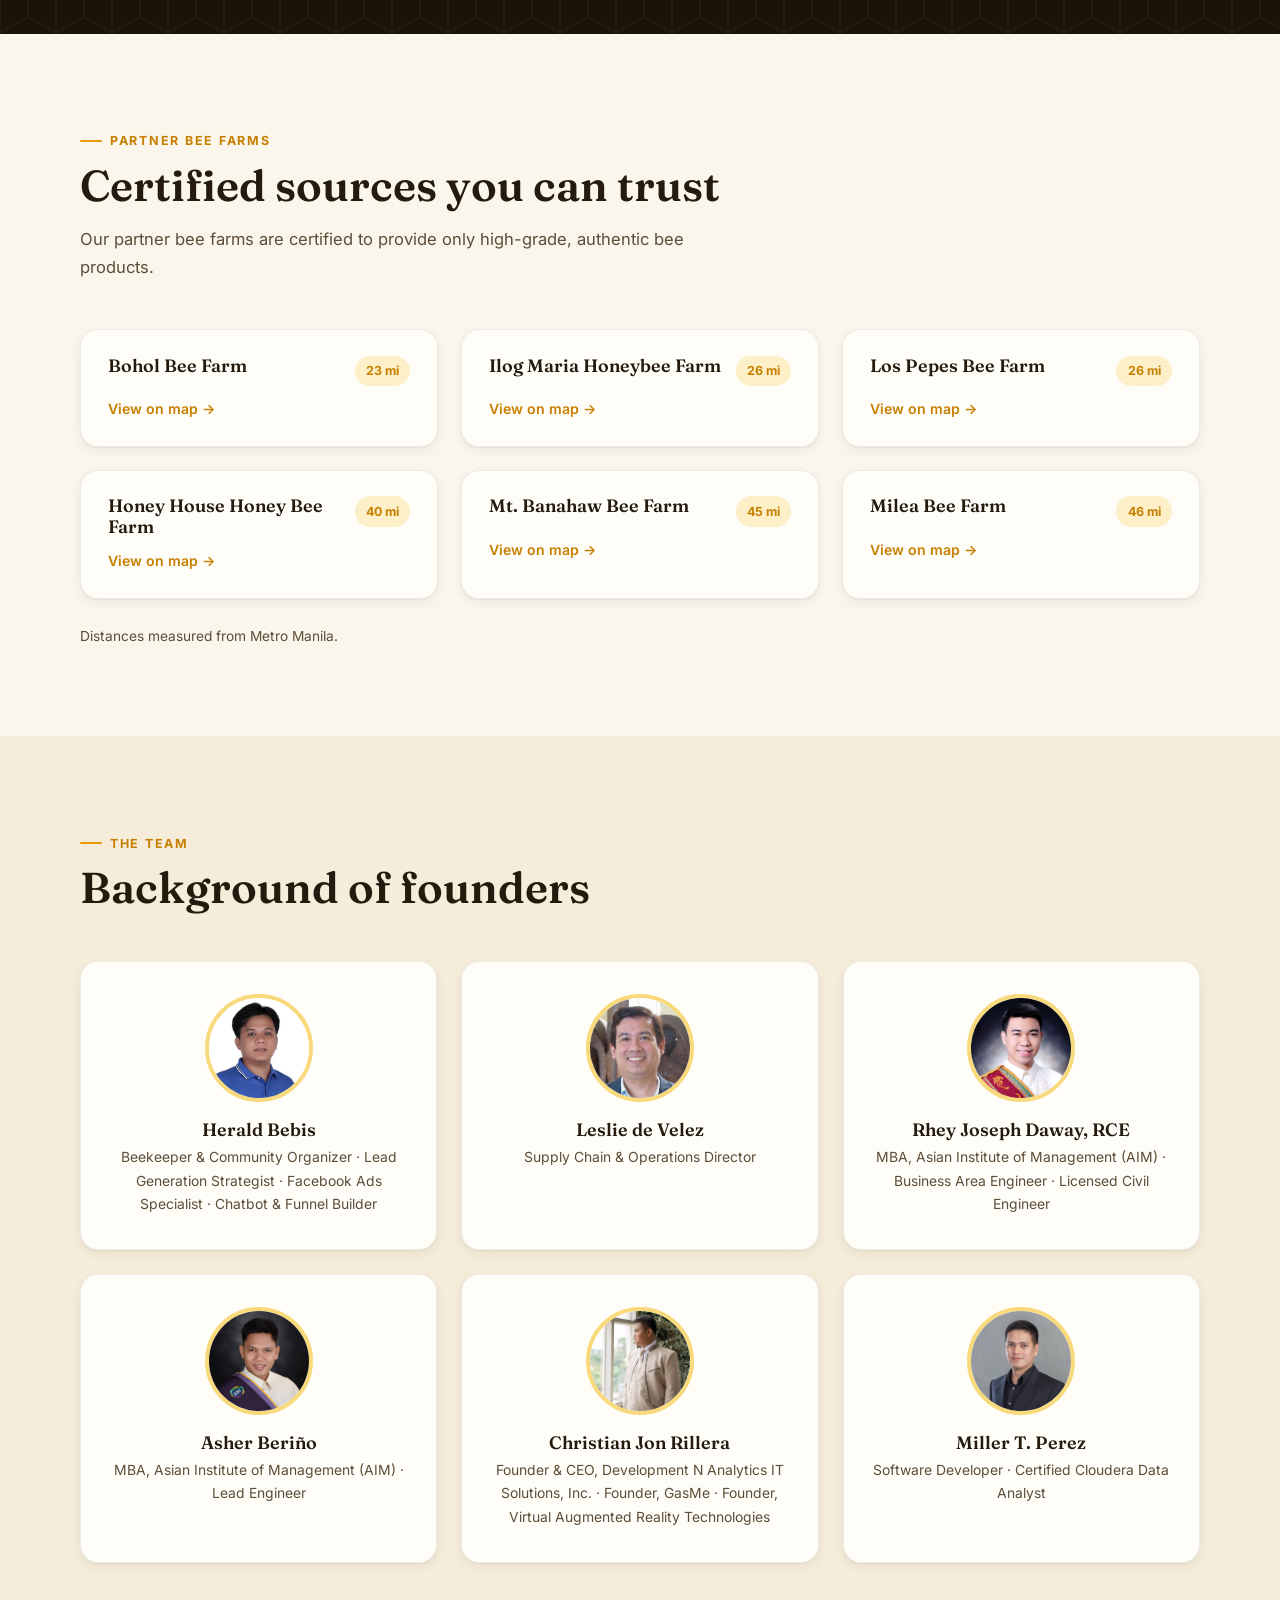
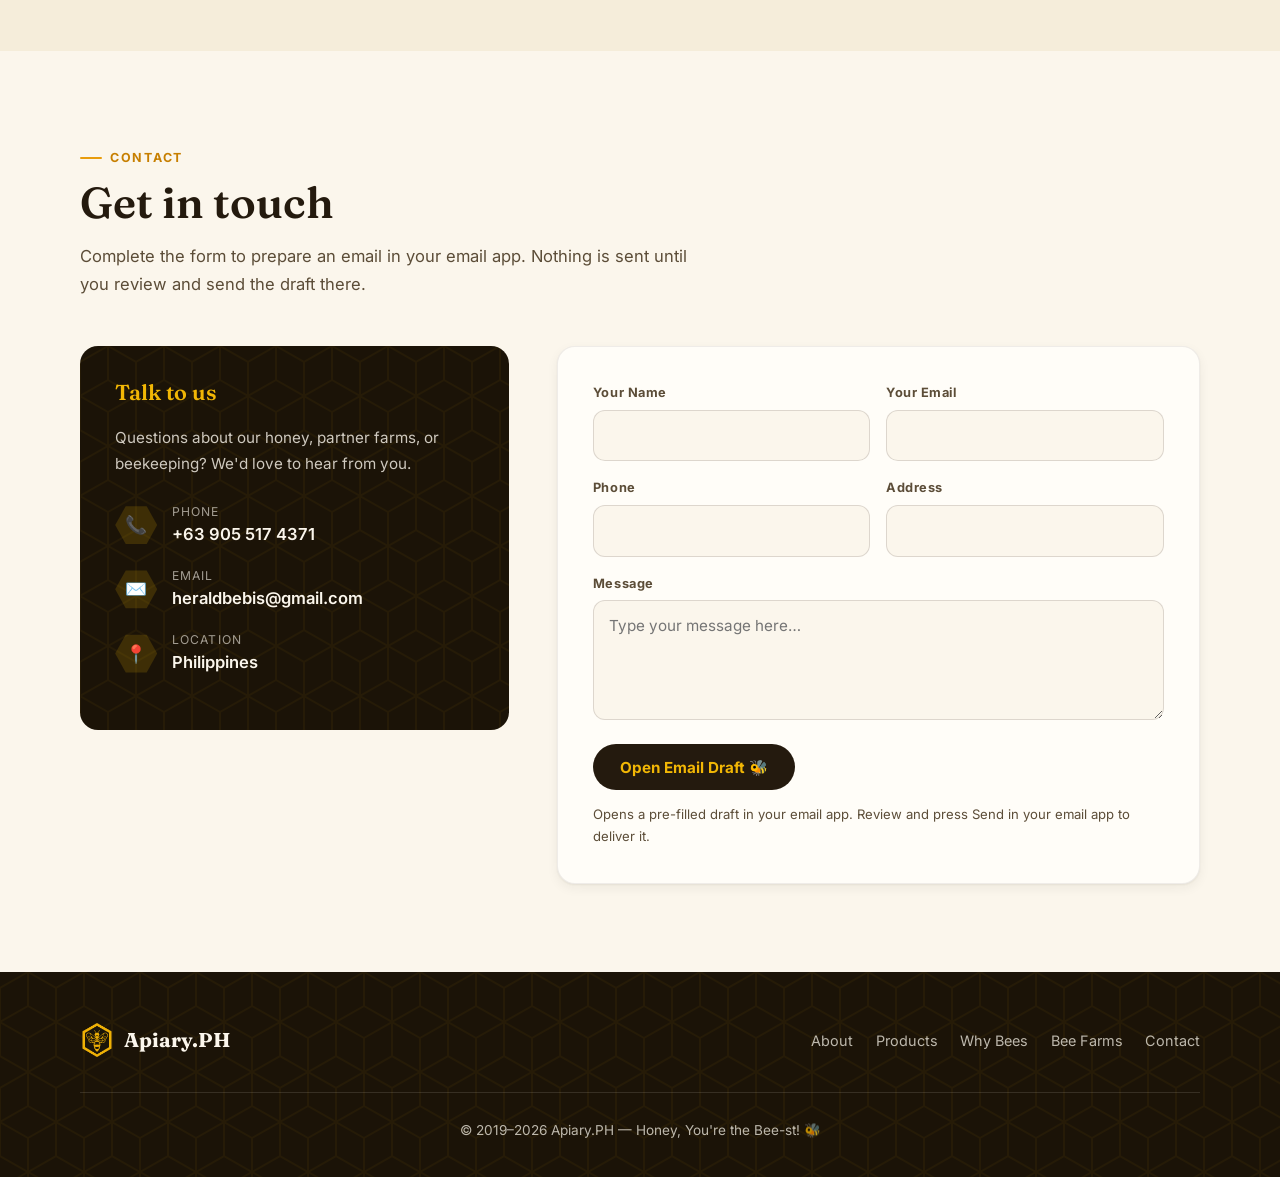
<file: beefarms.html>
<!DOCTYPE html>
<html lang="en">
<head>
	<meta charset="UTF-8">
	<title>Apiary.PH</title>
	<meta http-equiv="refresh" content="0; url=index.html#farms">
	<link rel="canonical" href="index.html#farms">
<meta name="offline-limits" content="Saved pages and local tools work offline. External links and live services need internet."><link rel="manifest" href="manifest.webmanifest"><script data-offline-client src="offline-client.js" defer></script></head>
<body>
	<p>This page has moved. <a href="index.html#farms">Continue to Apiary.PH →</a></p>
	<script>location.replace('index.html#farms');</script>
</body>
</html>
</file>
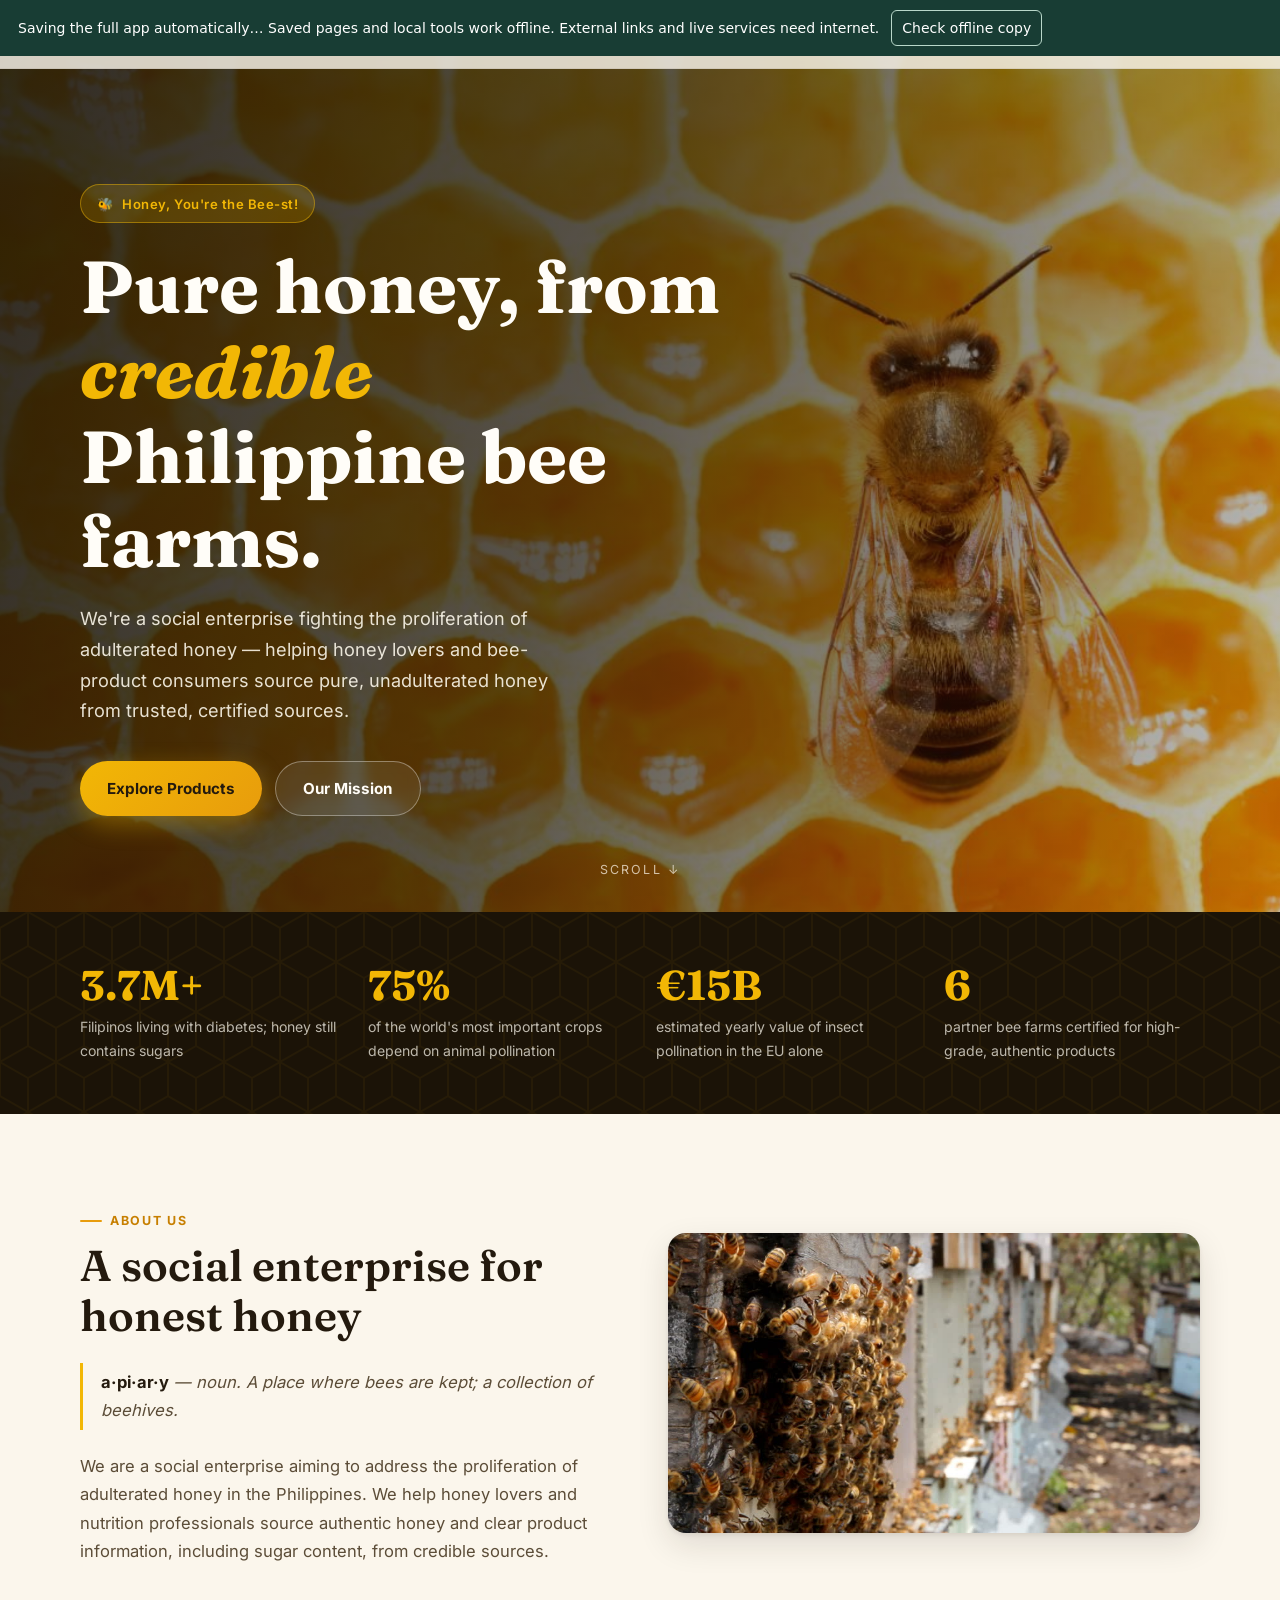
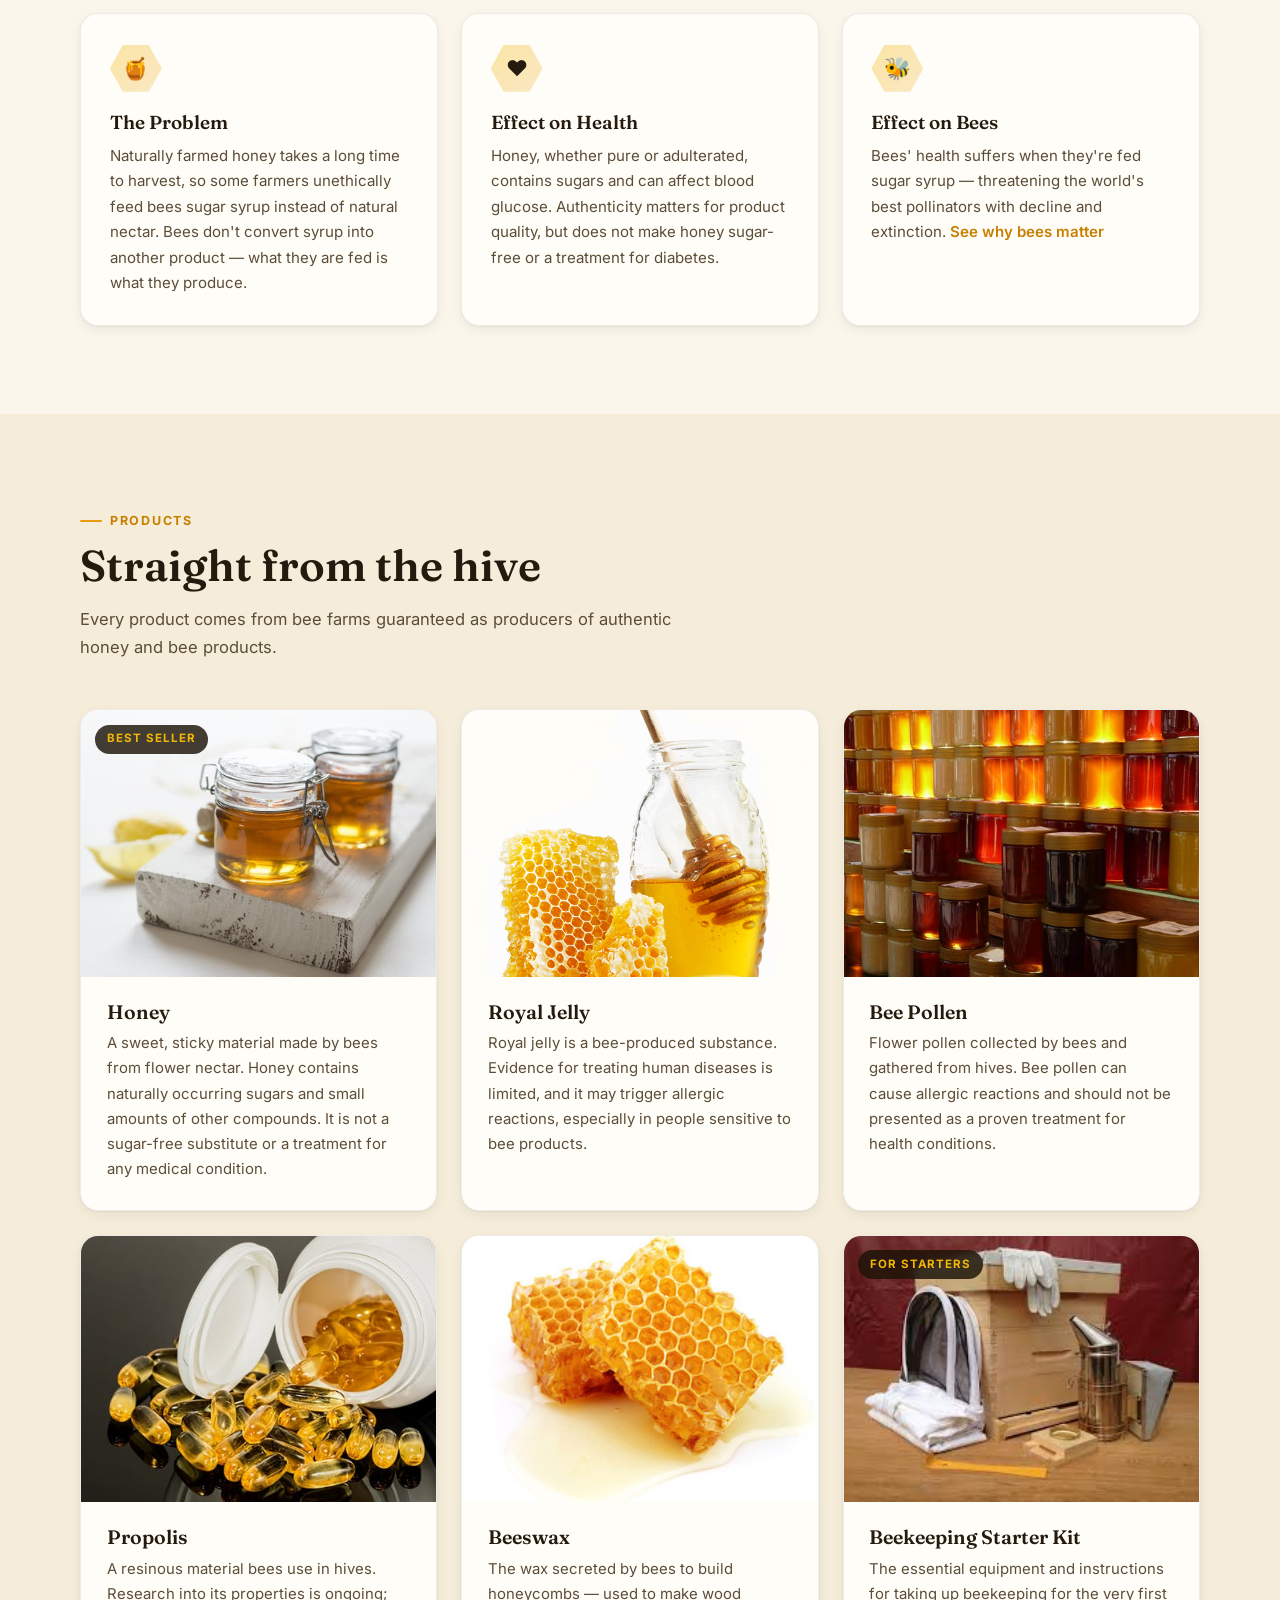
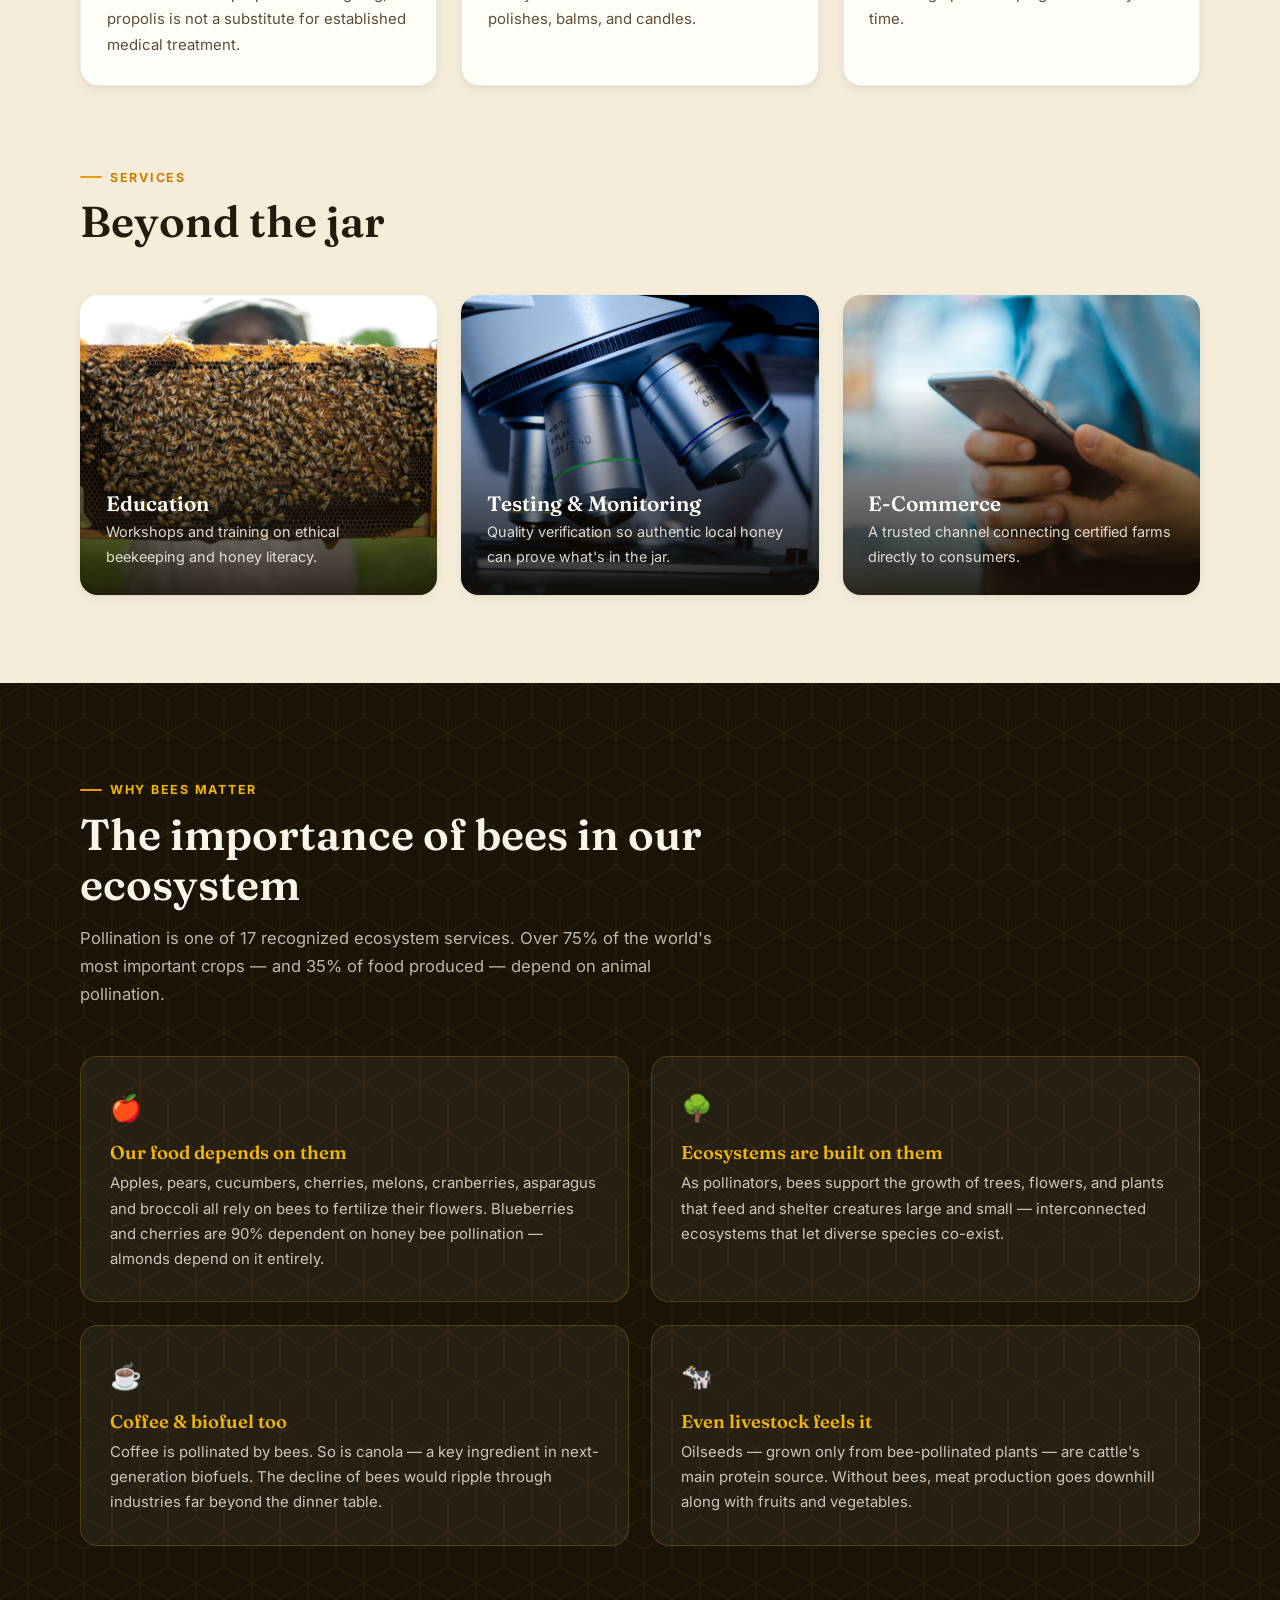
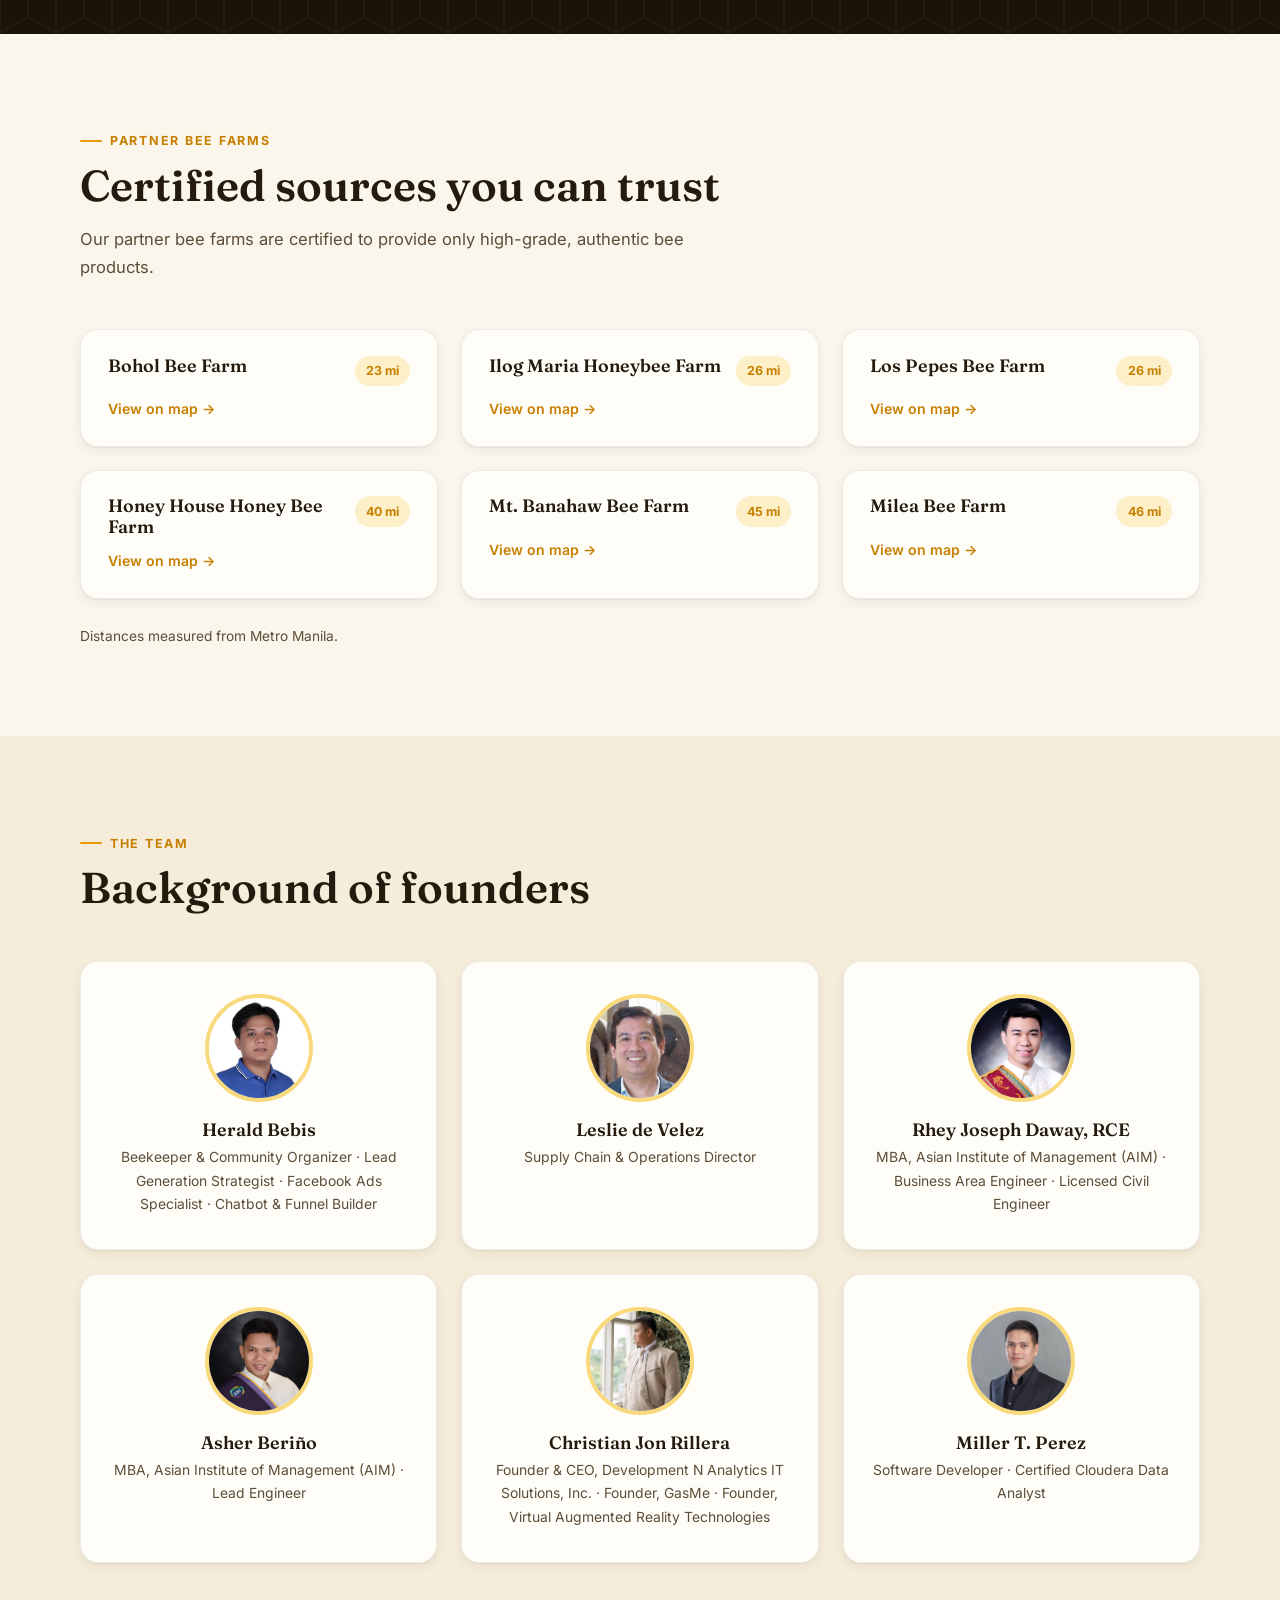
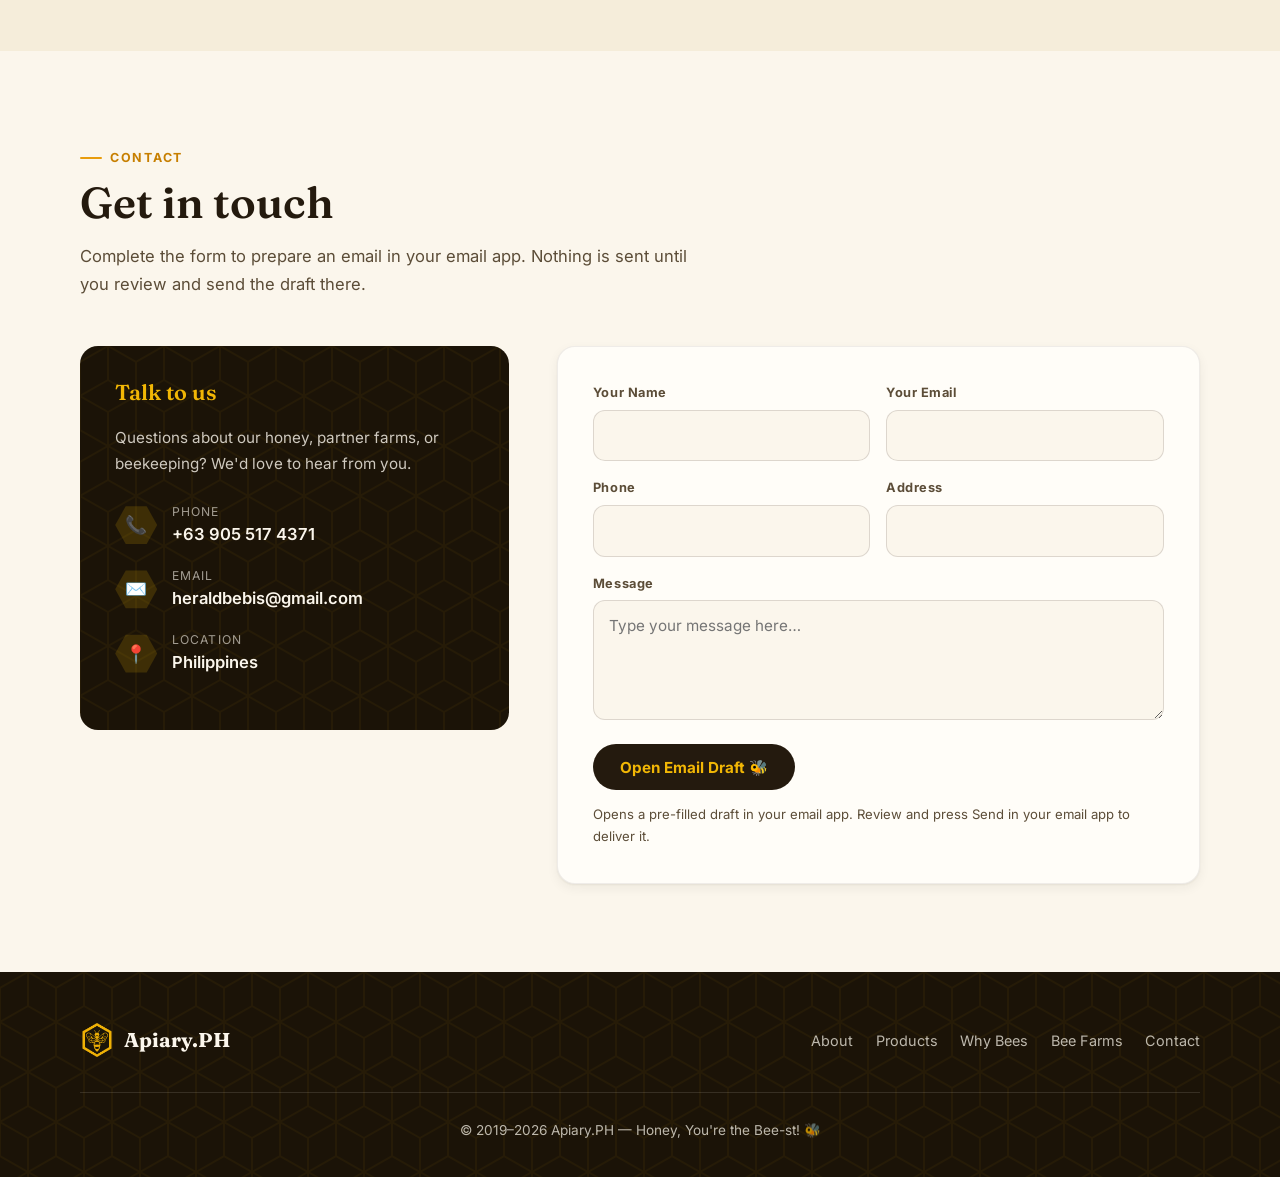
<file: beeimportance.html>
<!DOCTYPE html>
<html lang="en">
<head>
	<meta charset="UTF-8">
	<title>Apiary.PH</title>
	<meta http-equiv="refresh" content="0; url=index.html#why-bees">
	<link rel="canonical" href="index.html#why-bees">
<meta name="offline-limits" content="Saved pages and local tools work offline. External links and live services need internet."><link rel="manifest" href="manifest.webmanifest"><script data-offline-client src="offline-client.js" defer></script></head>
<body>
	<p>This page has moved. <a href="index.html#why-bees">Continue to Apiary.PH →</a></p>
	<script>location.replace('index.html#why-bees');</script>
</body>
</html>
</file>
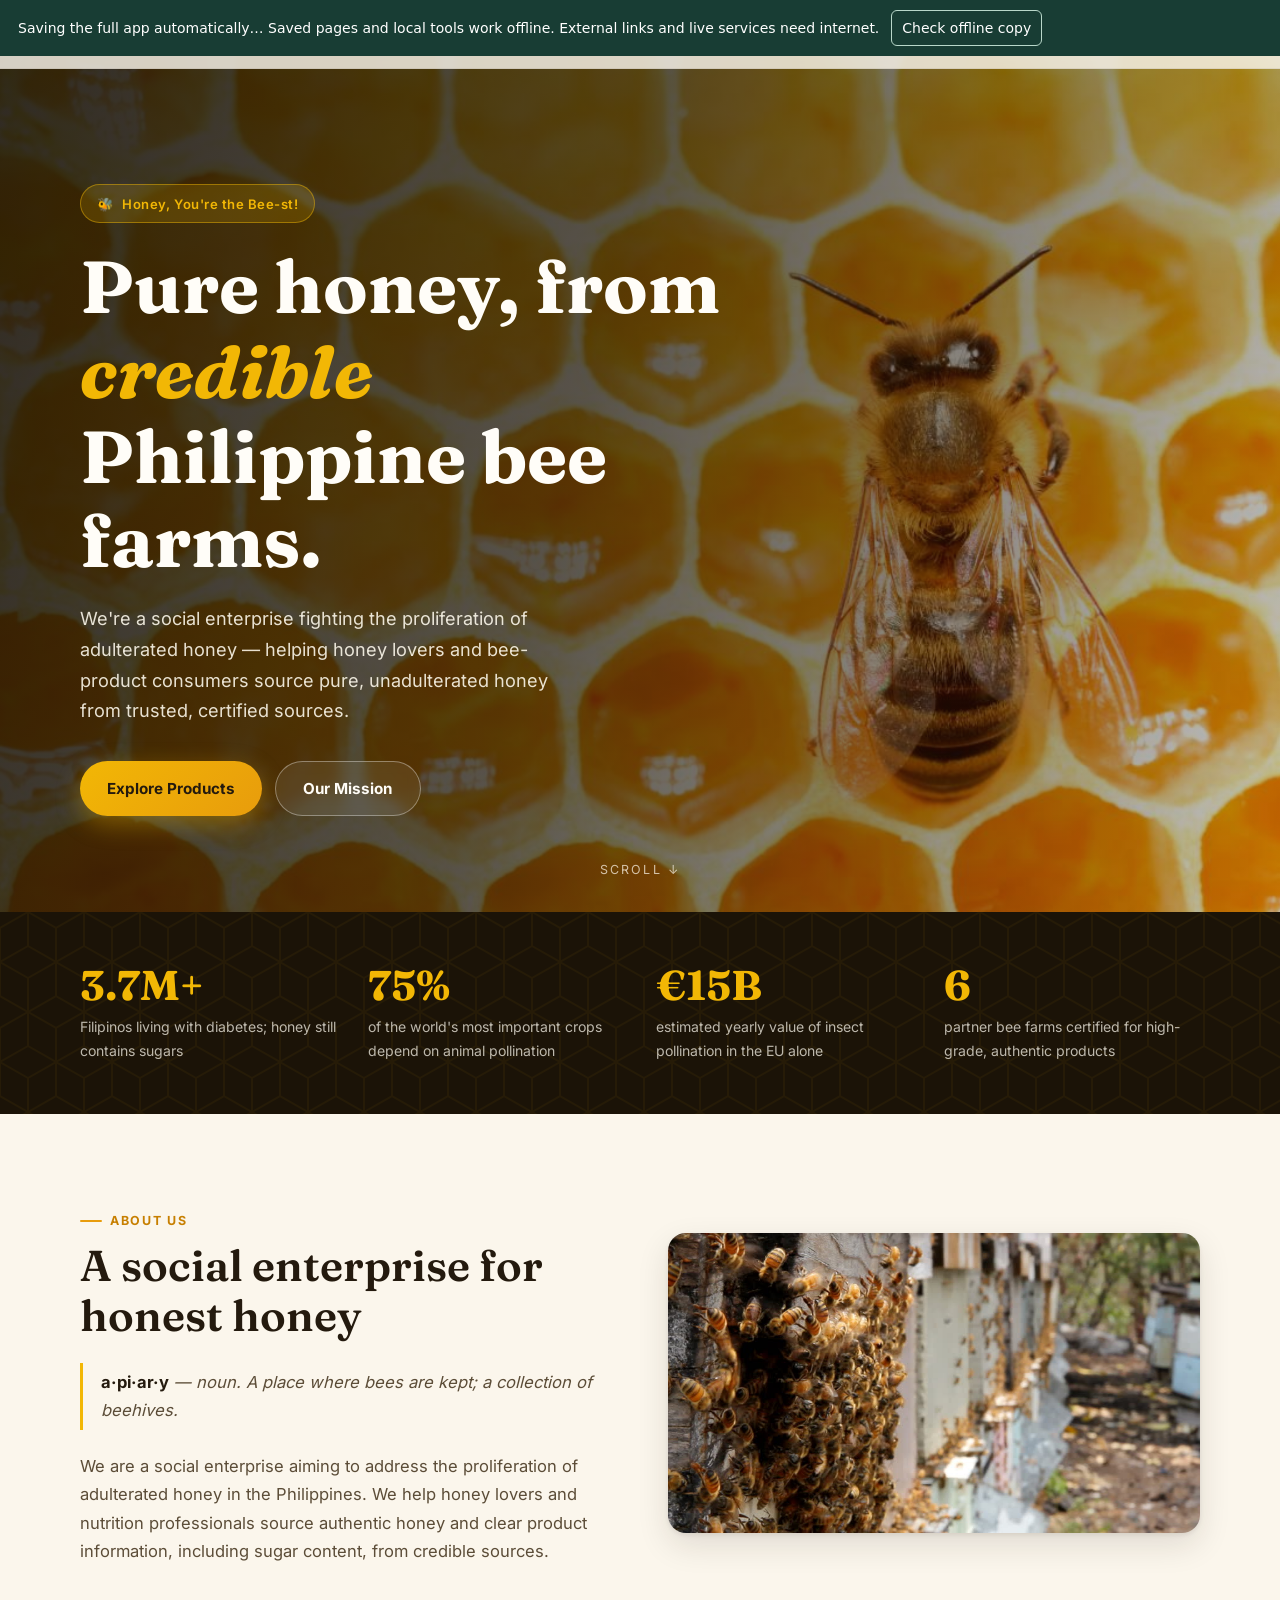
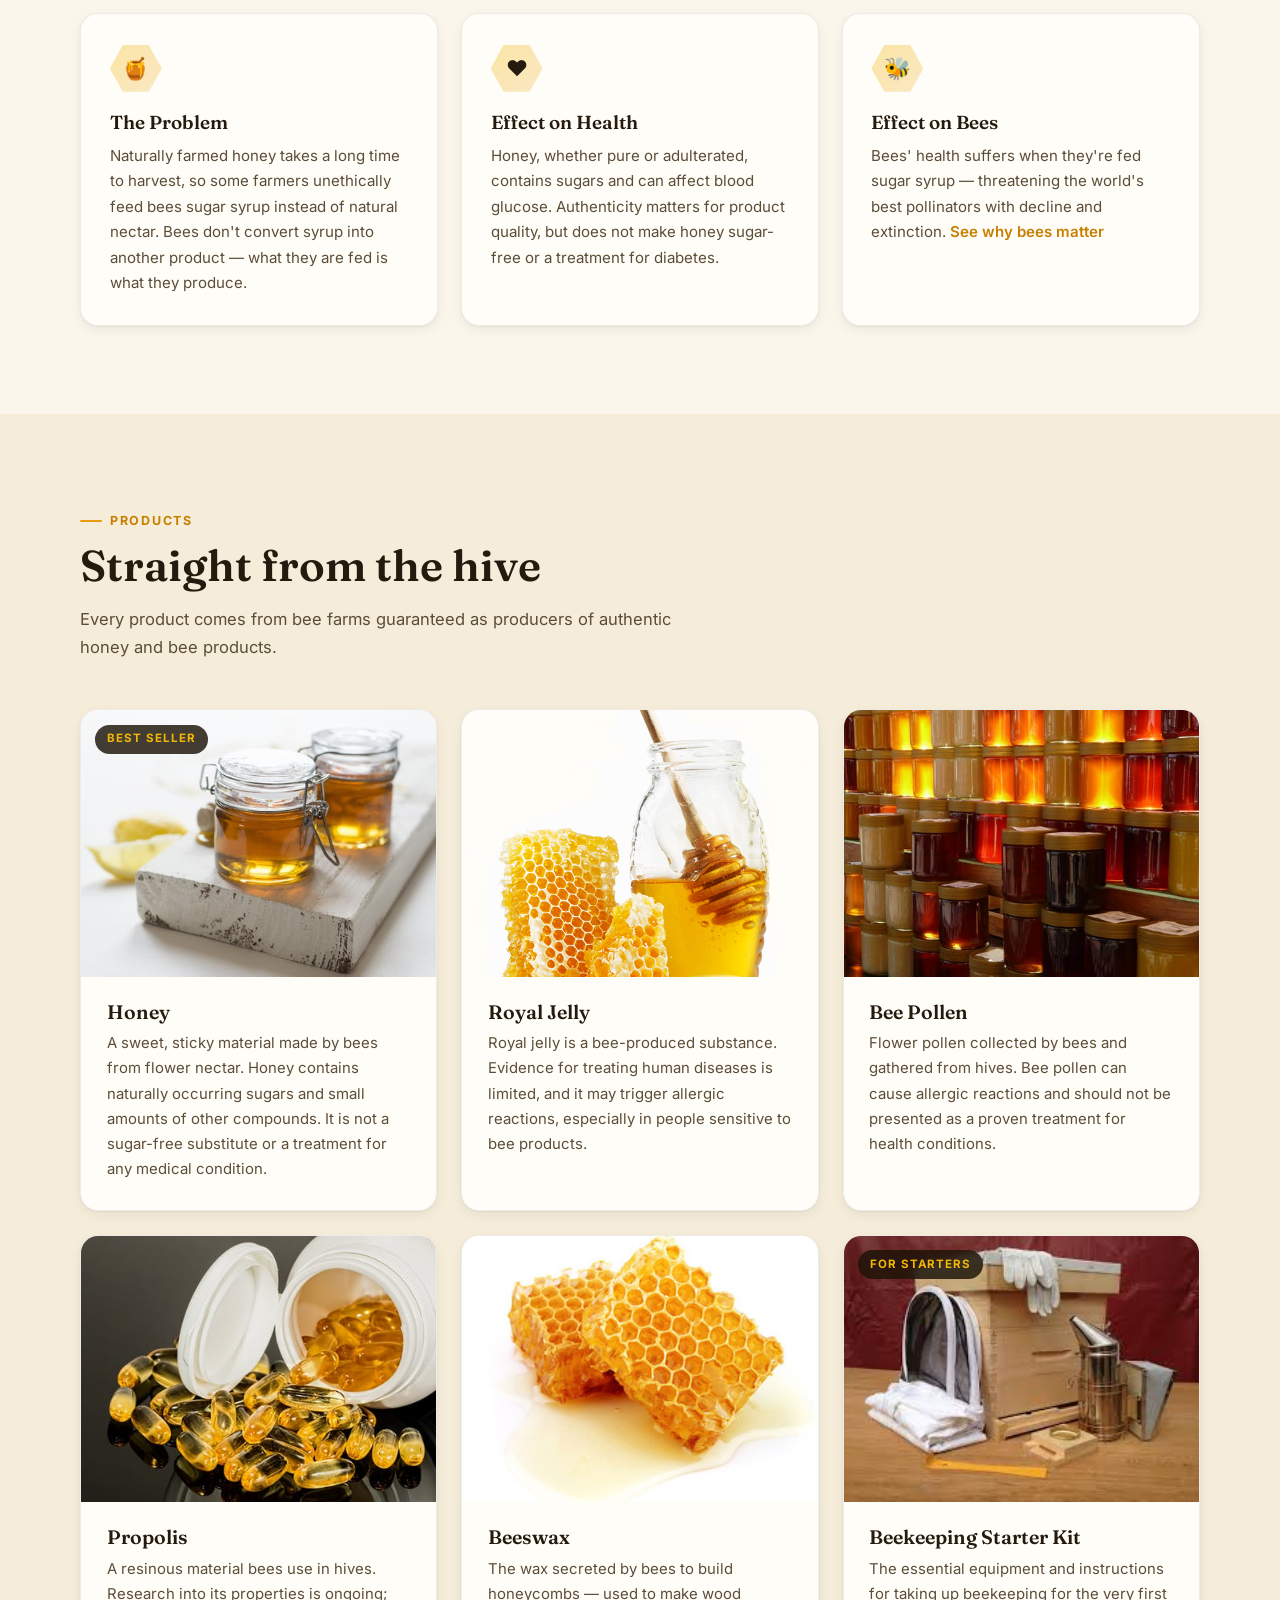
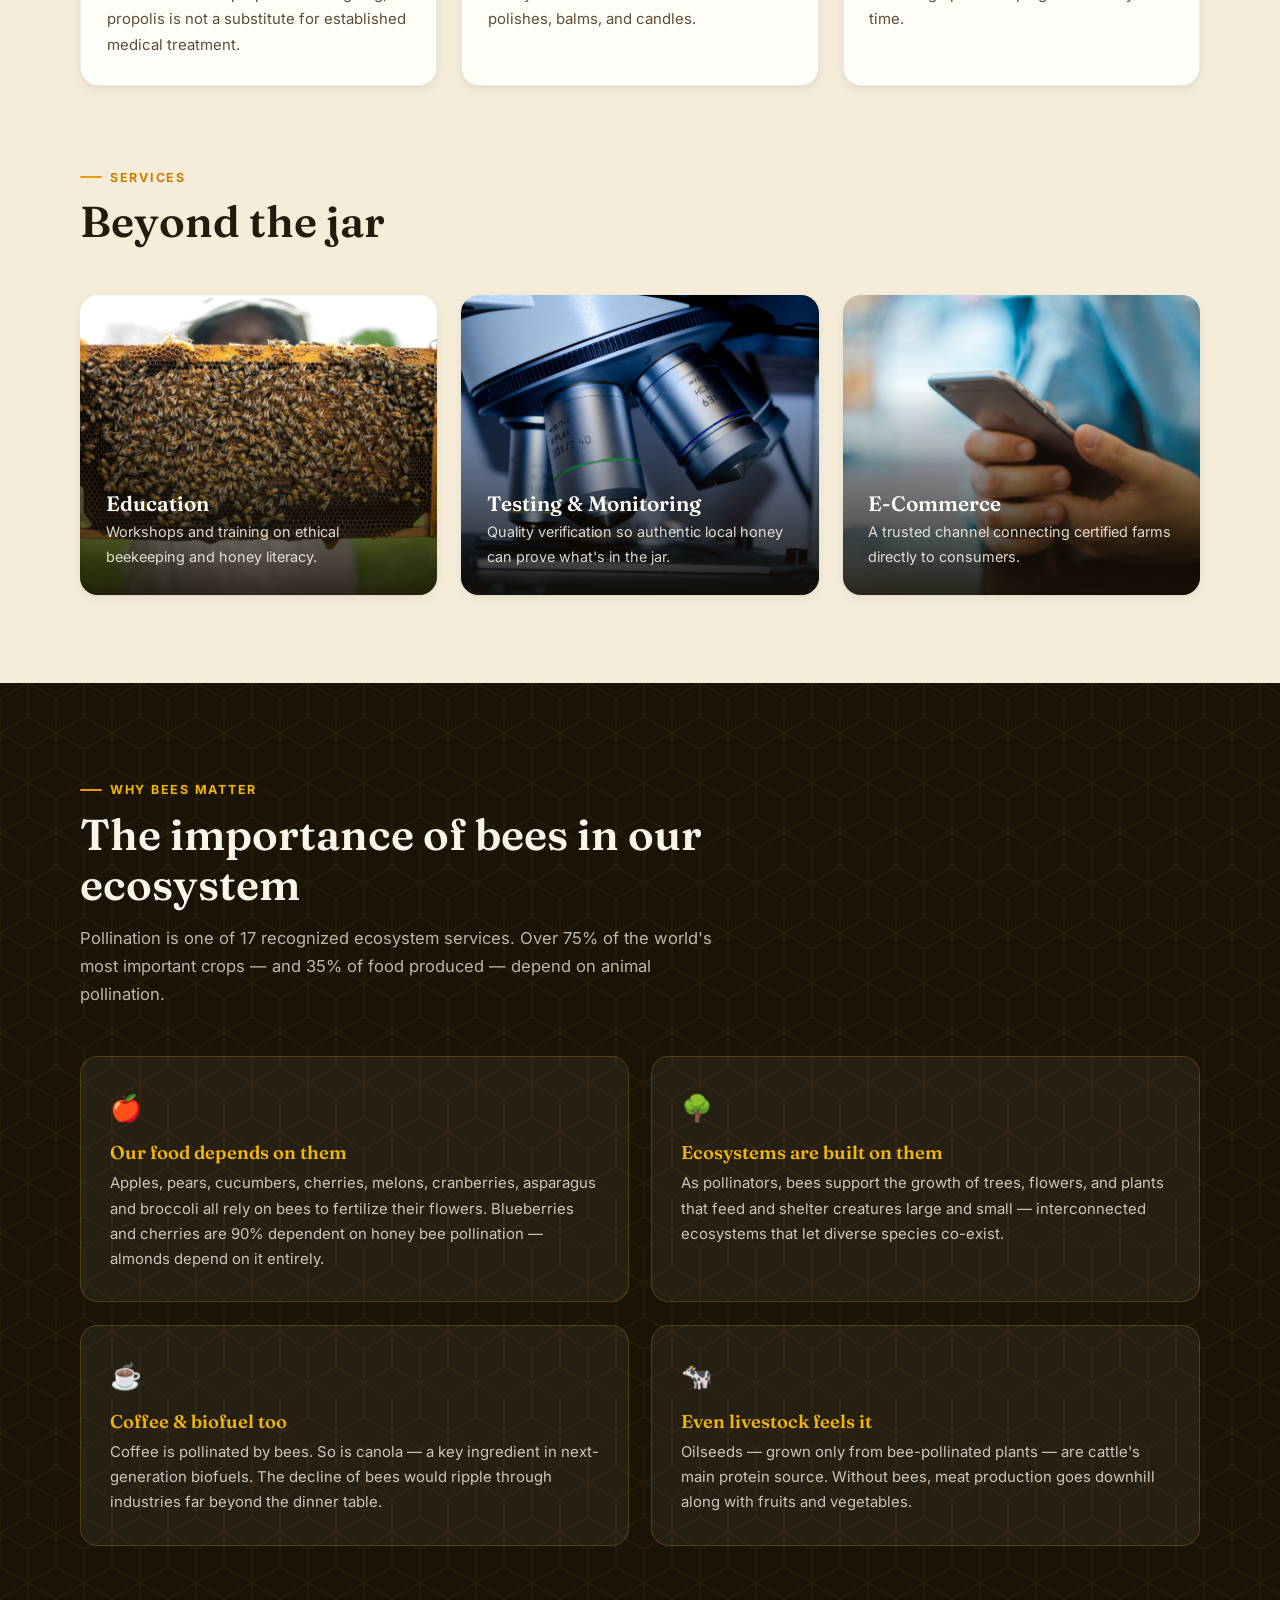
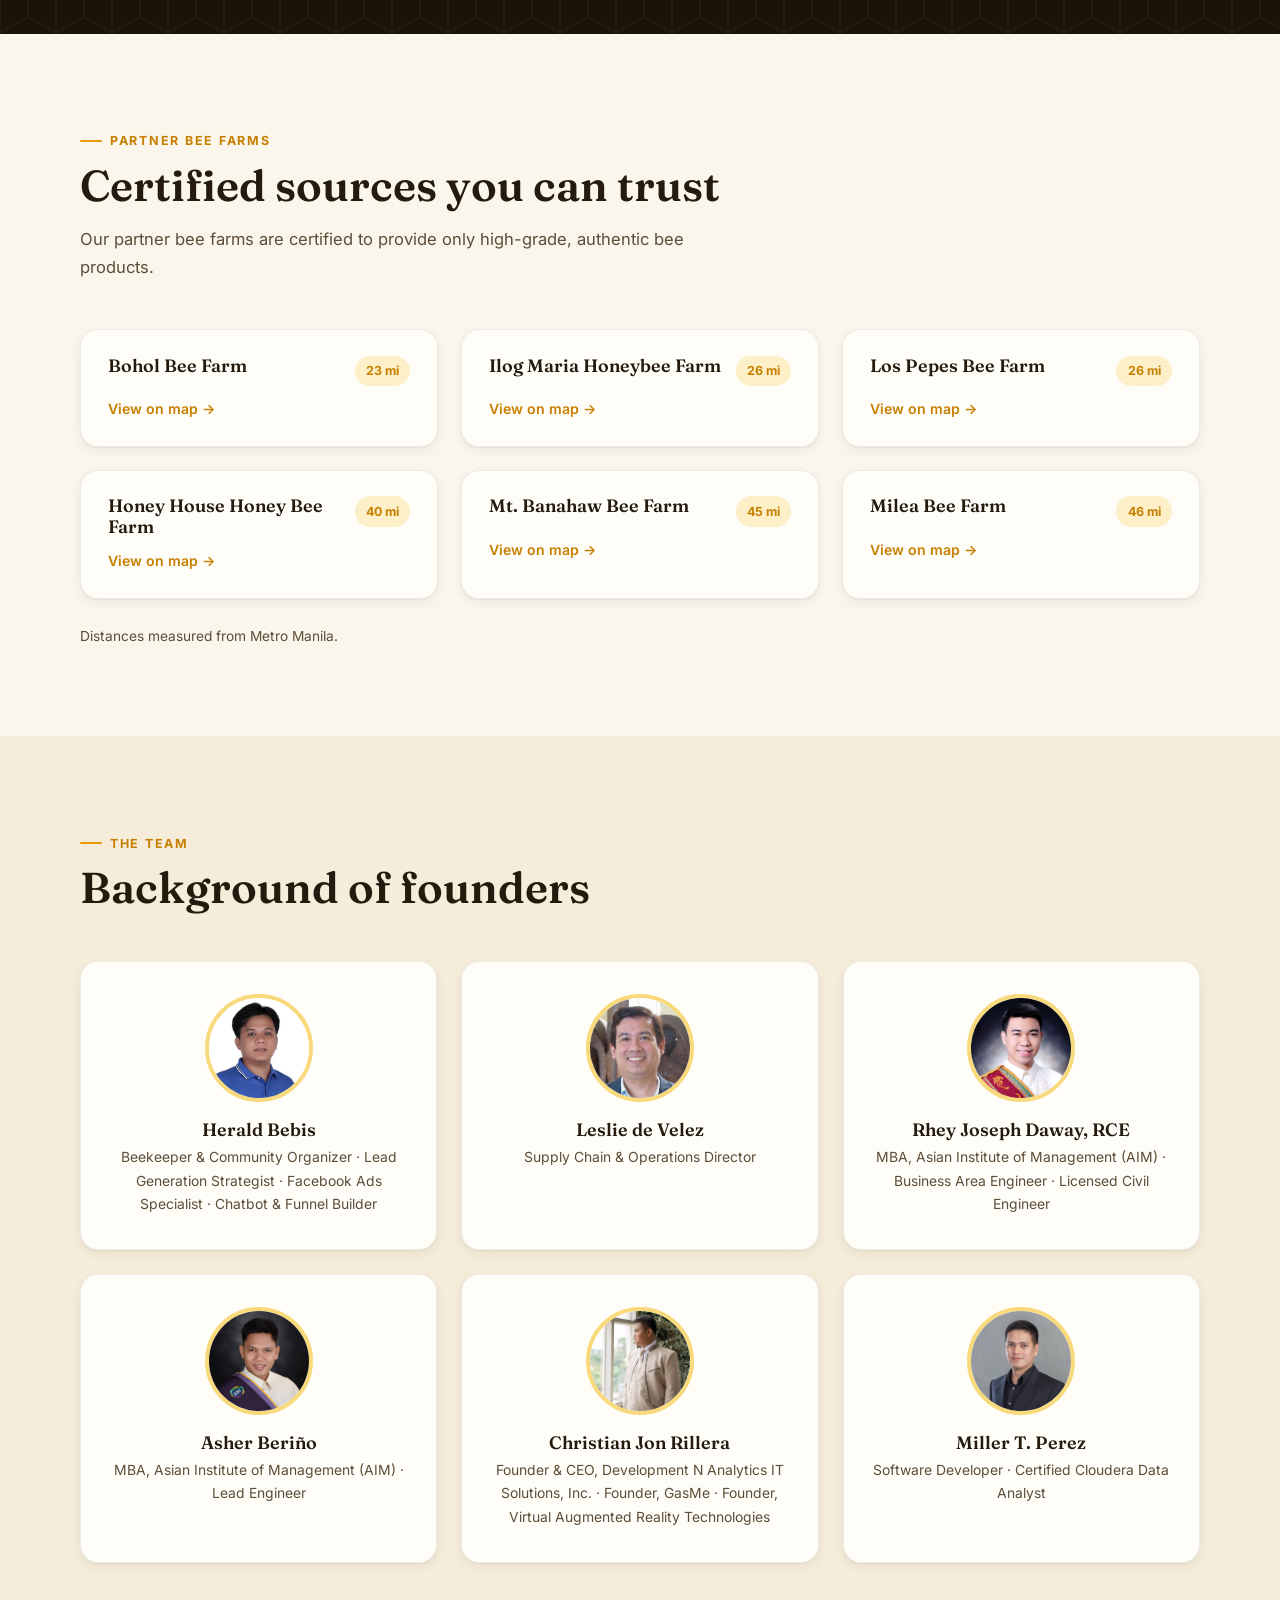
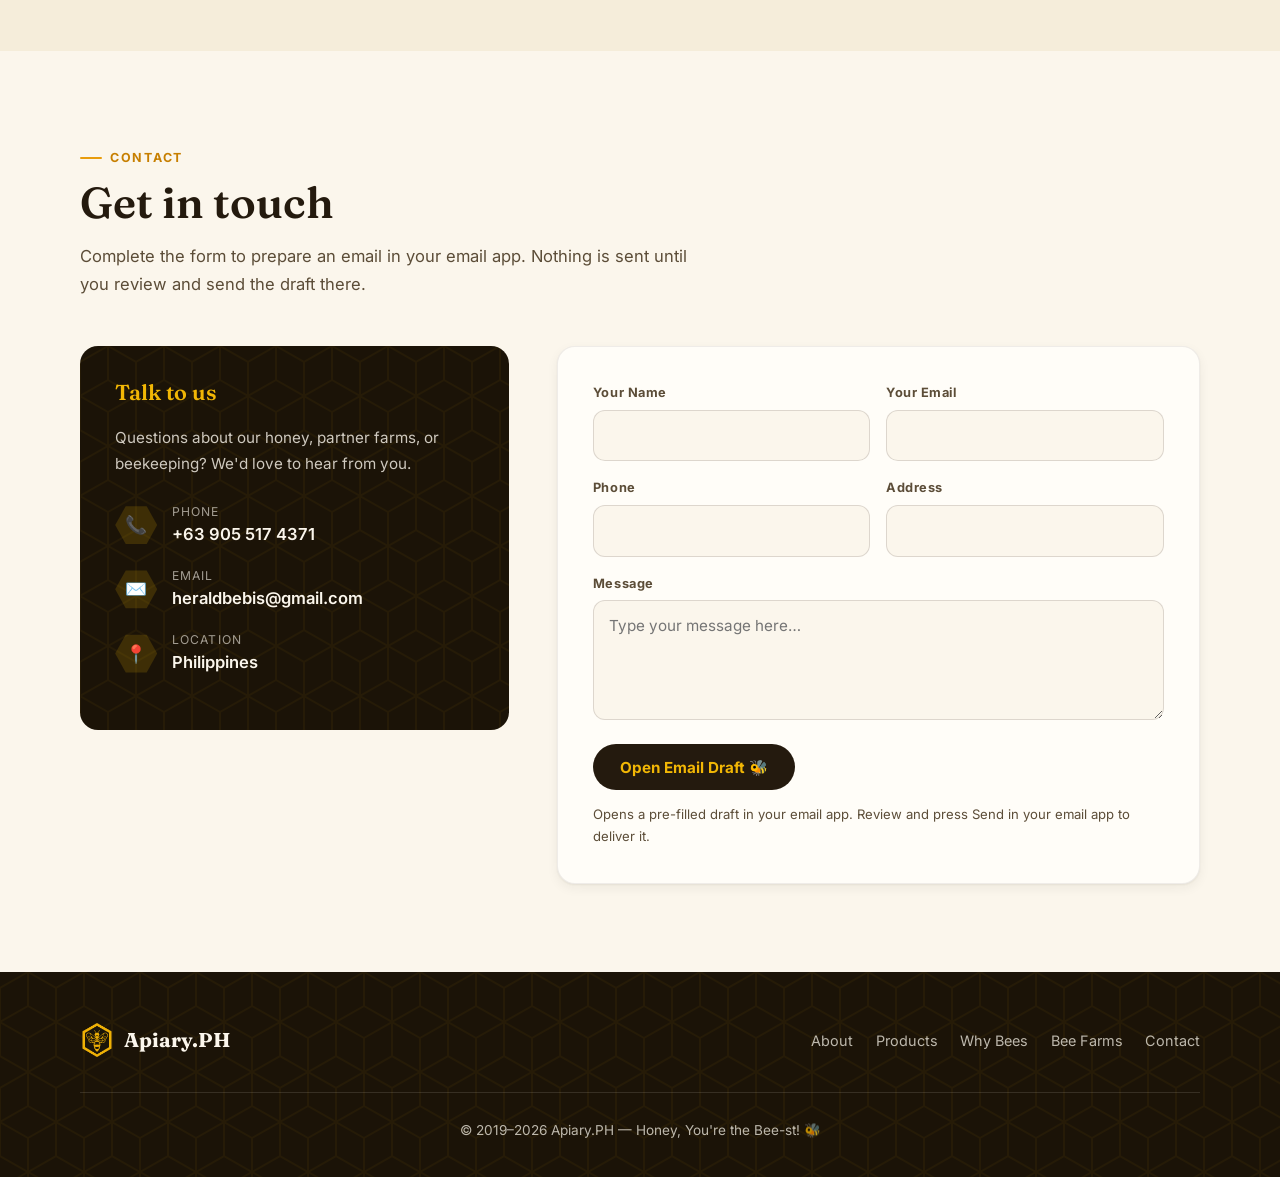
<file: contact.html>
<!DOCTYPE html>
<html lang="en">
<head>
	<meta charset="UTF-8">
	<title>Apiary.PH</title>
	<meta http-equiv="refresh" content="0; url=index.html#contact">
	<link rel="canonical" href="index.html#contact">
<meta name="offline-limits" content="Saved pages and local tools work offline. External links and live services need internet."><link rel="manifest" href="manifest.webmanifest"><script data-offline-client src="offline-client.js" defer></script></head>
<body>
	<p>This page has moved. <a href="index.html#contact">Continue to Apiary.PH →</a></p>
	<script>location.replace('index.html#contact');</script>
</body>
</html>
</file>
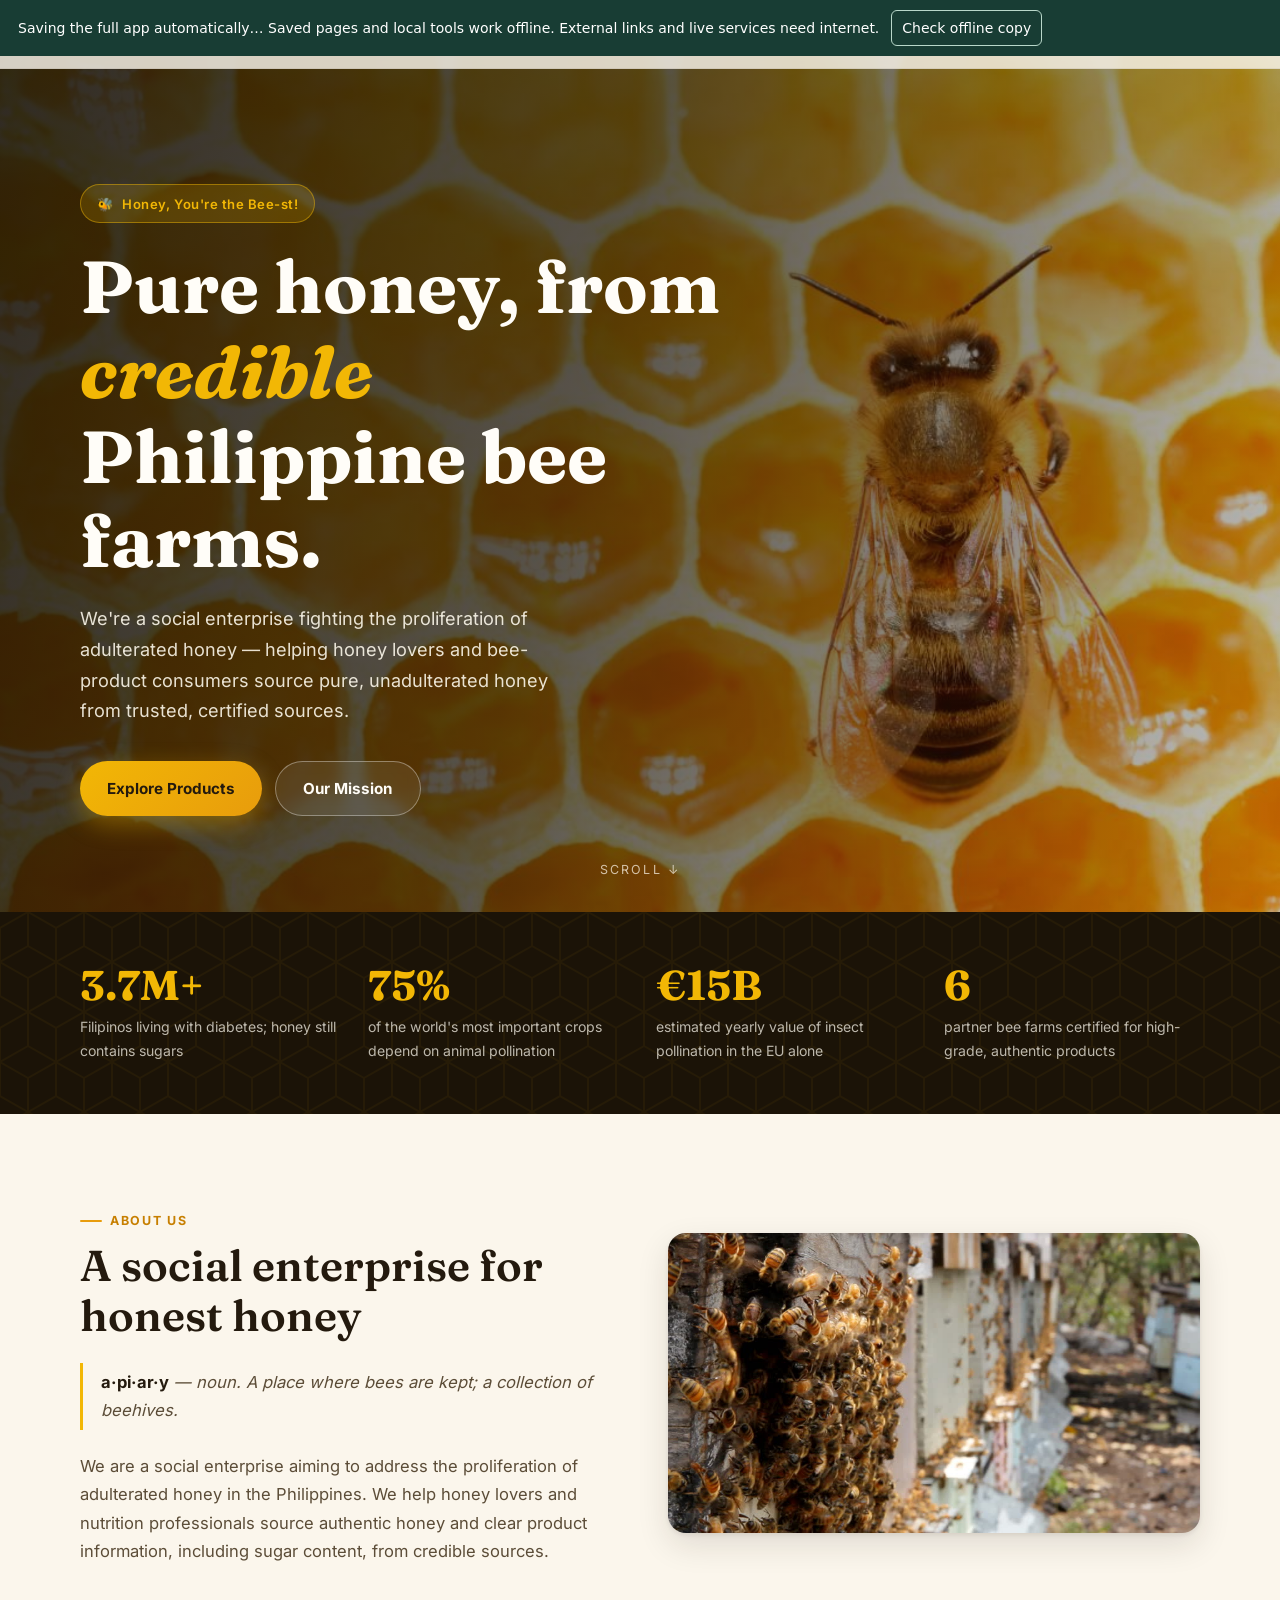
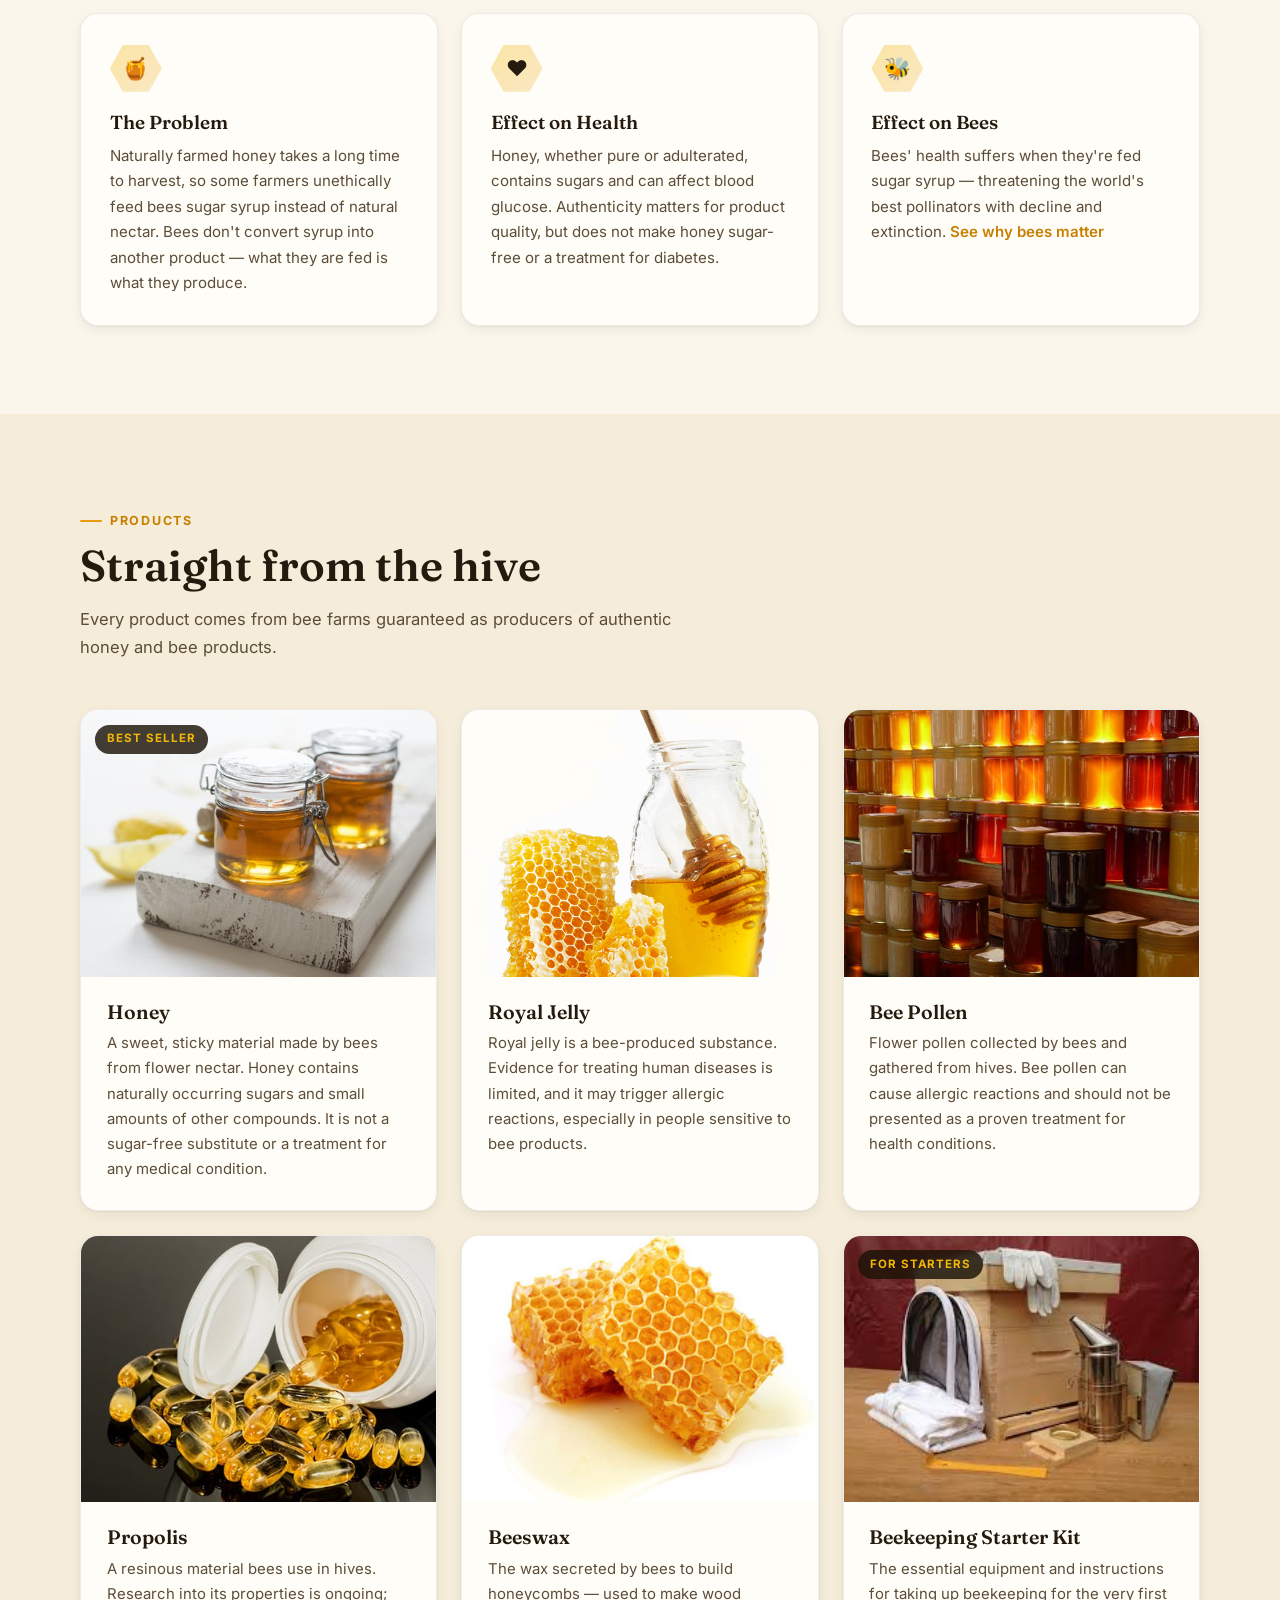
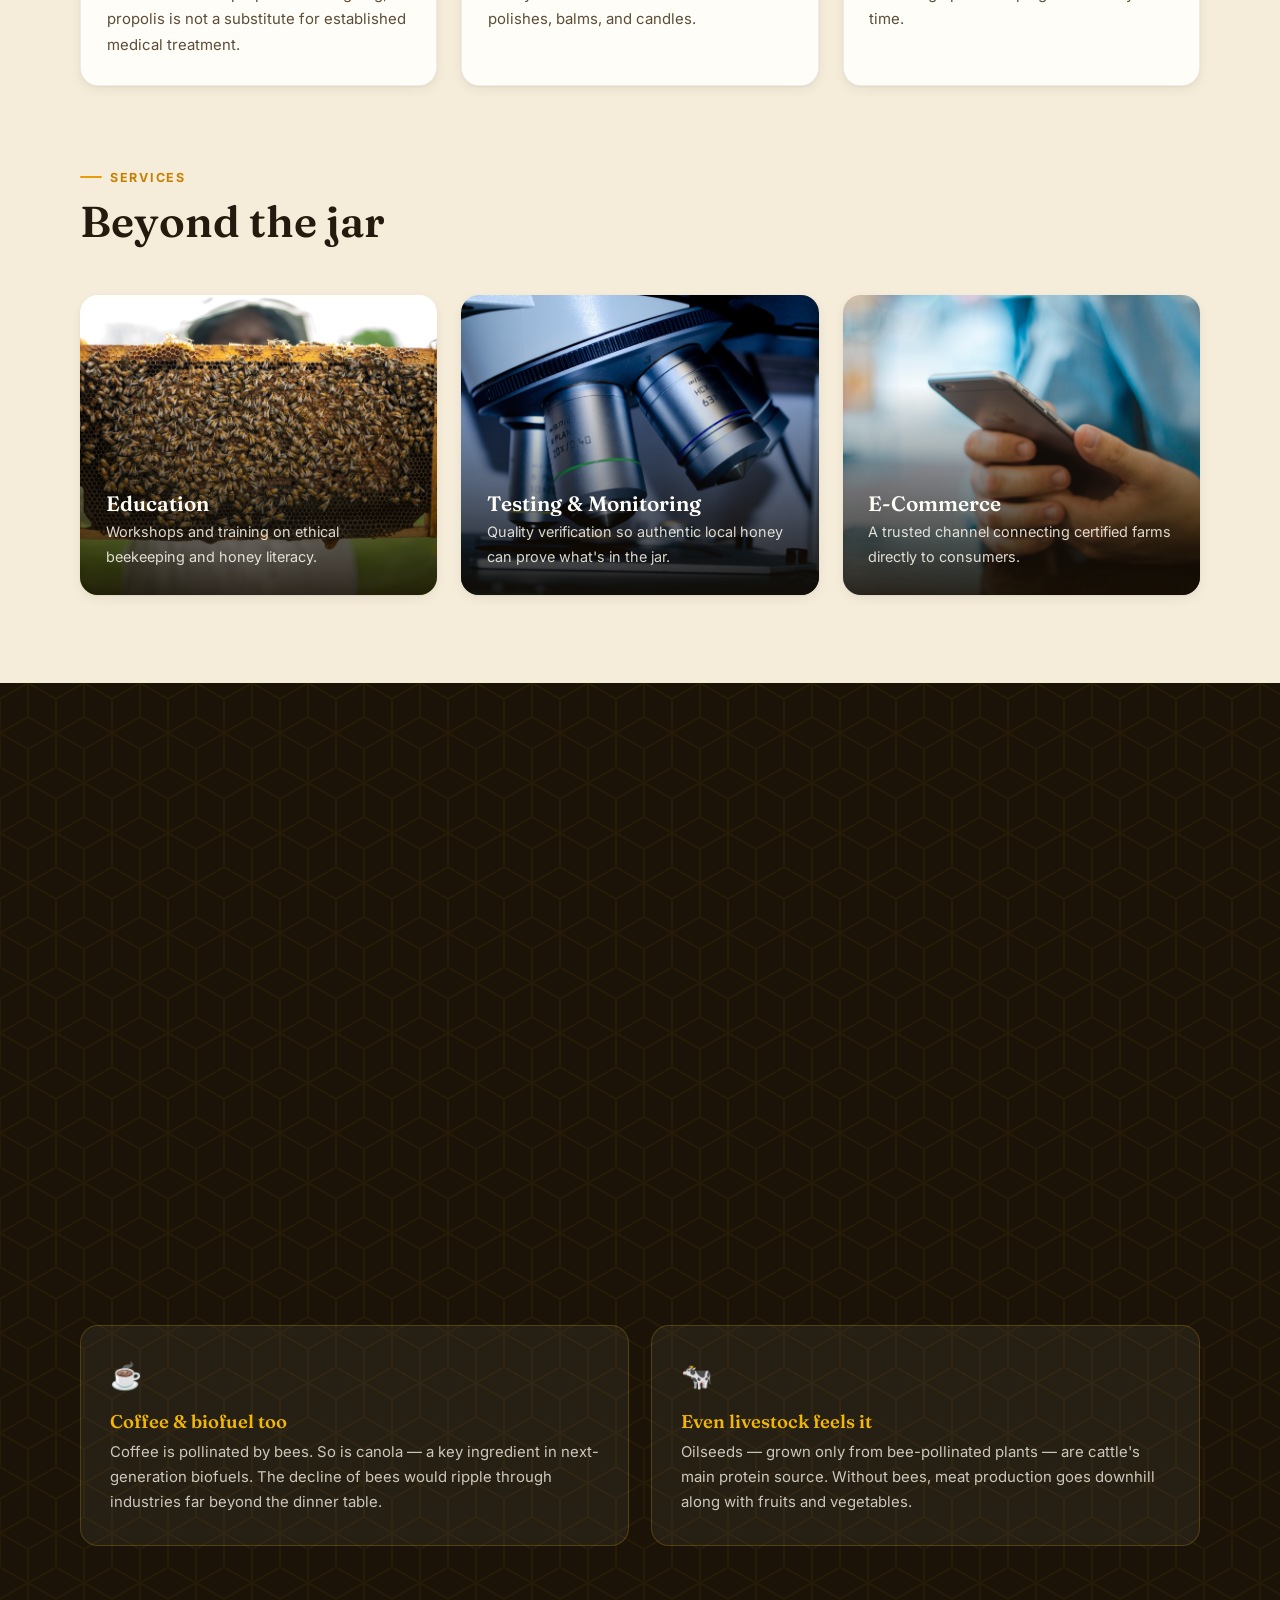
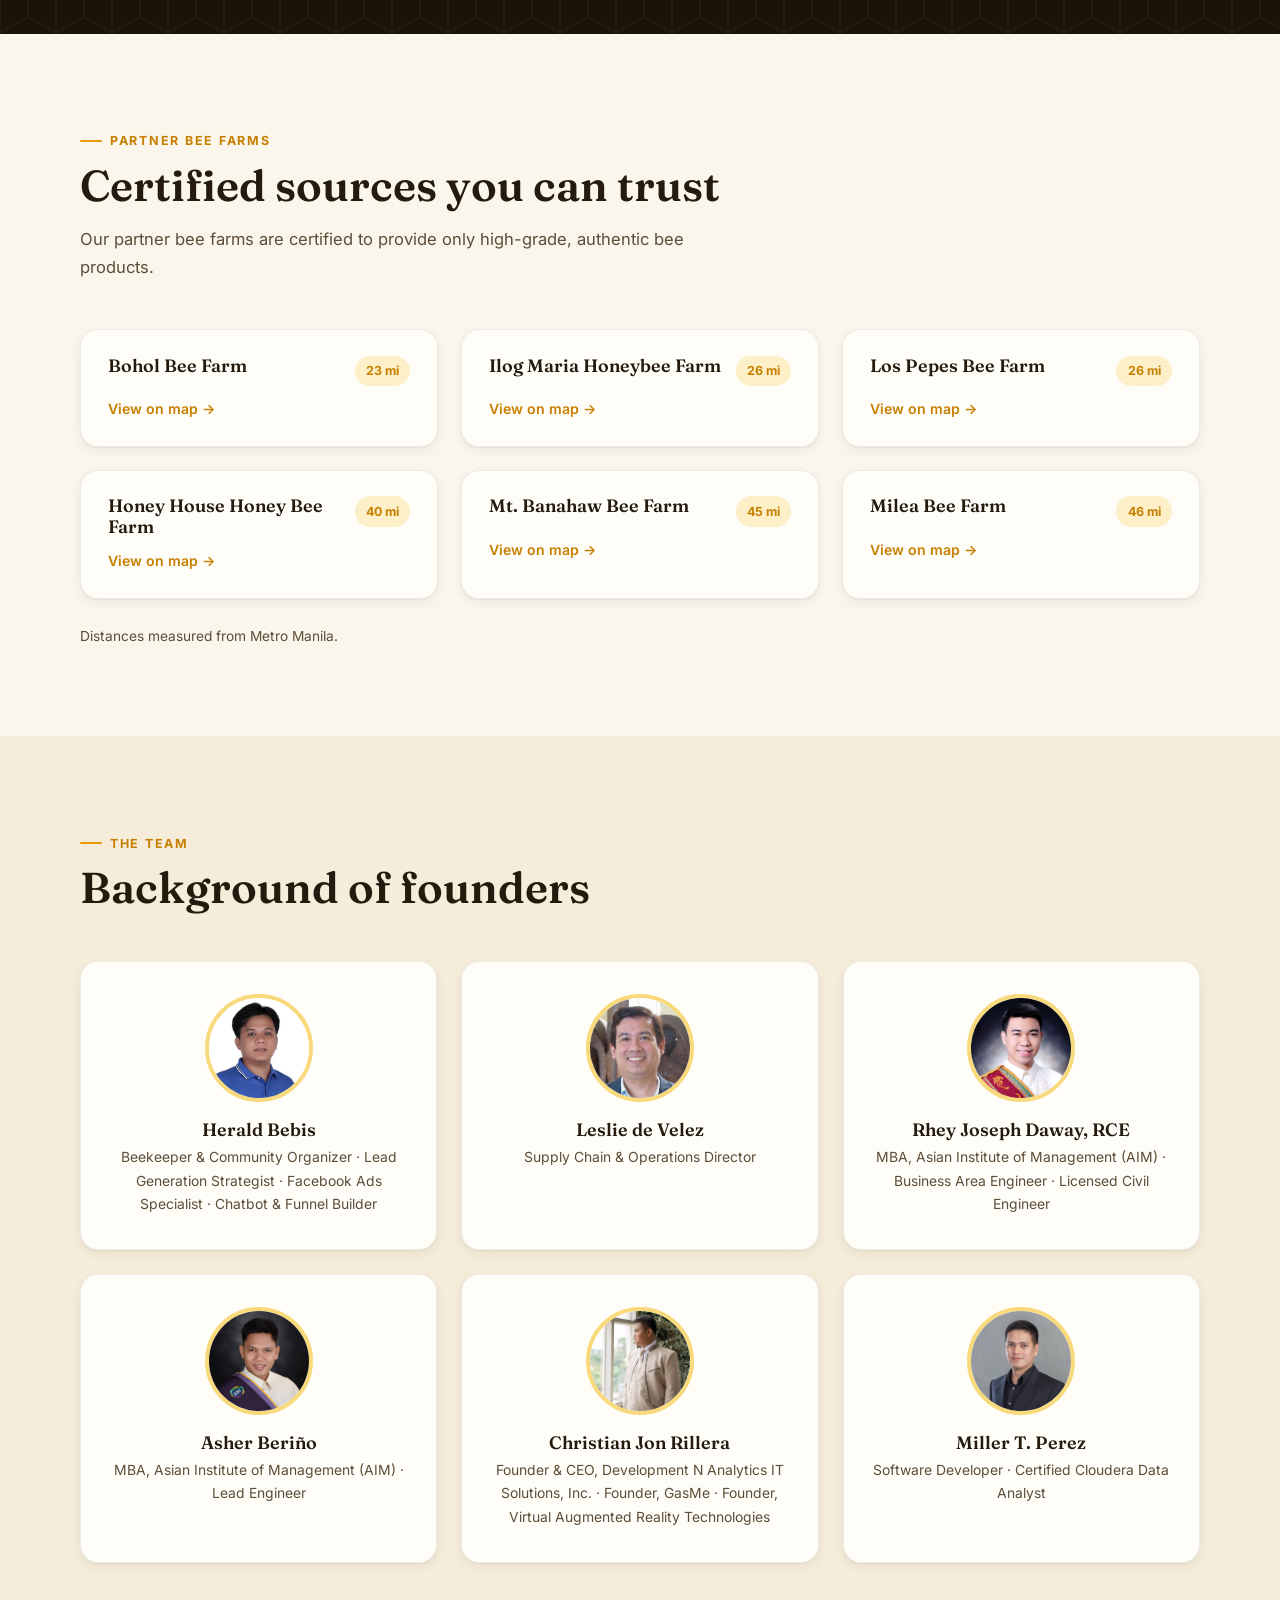
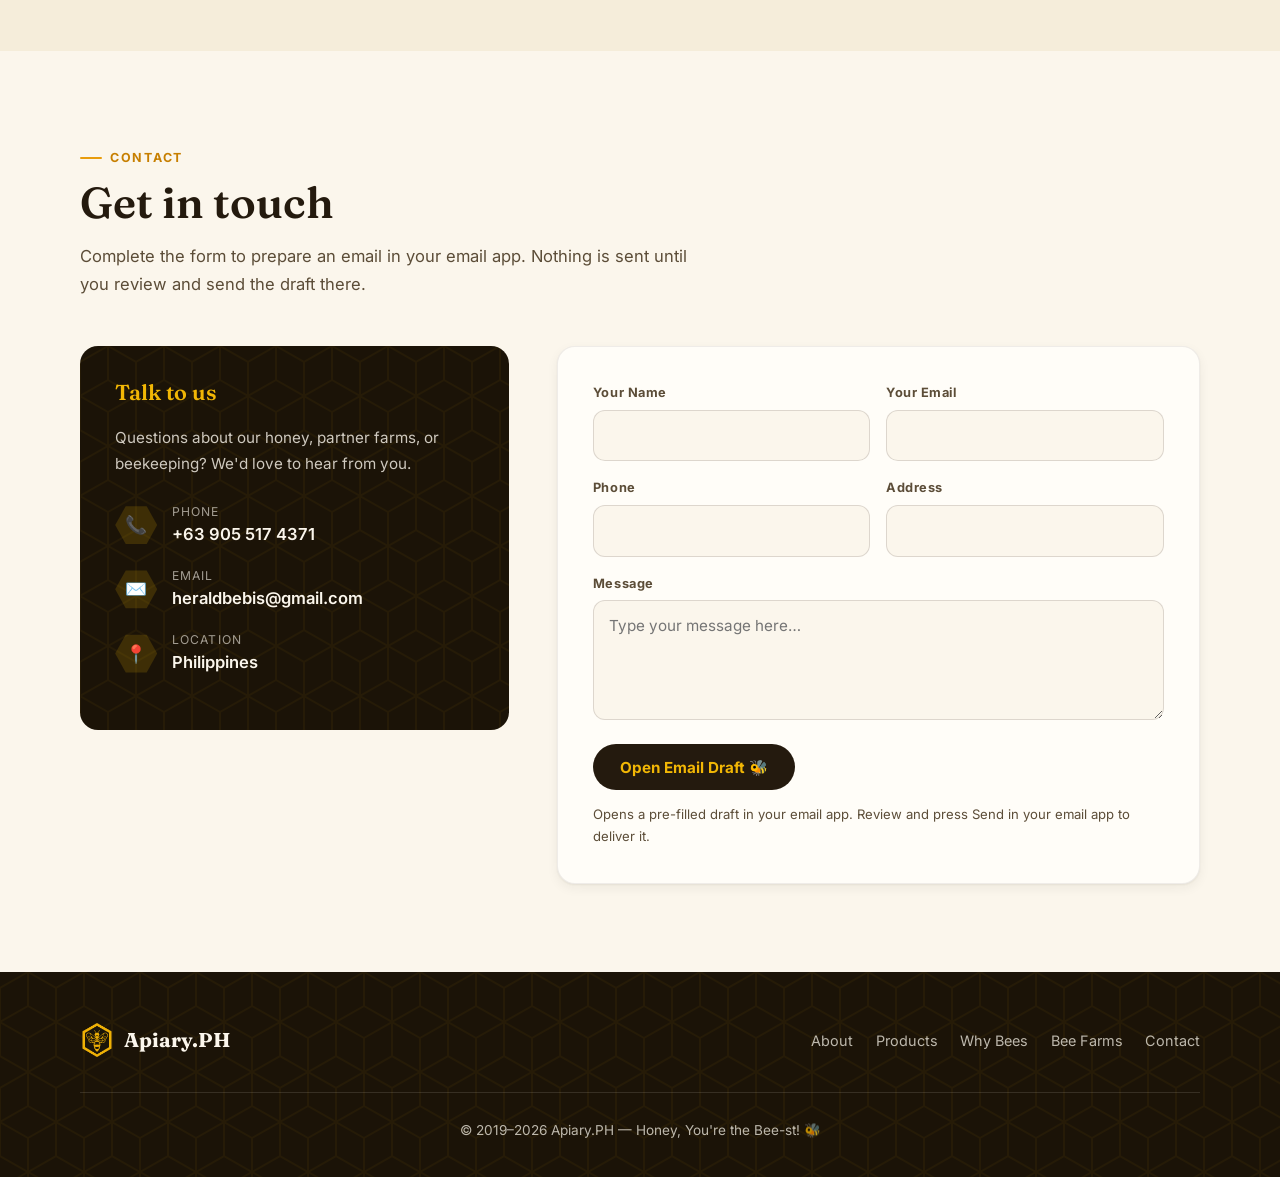
<file: home.html>
<!DOCTYPE html>
<html lang="en">
<head>
	<meta charset="UTF-8">
	<title>Apiary.PH</title>
	<meta http-equiv="refresh" content="0; url=index.html#home">
	<link rel="canonical" href="index.html#home">
<meta name="offline-limits" content="Saved pages and local tools work offline. External links and live services need internet."><link rel="manifest" href="manifest.webmanifest"><script data-offline-client src="offline-client.js" defer></script></head>
<body>
	<p>This page has moved. <a href="index.html#home">Continue to Apiary.PH →</a></p>
	<script>location.replace('index.html#home');</script>
</body>
</html>
</file>
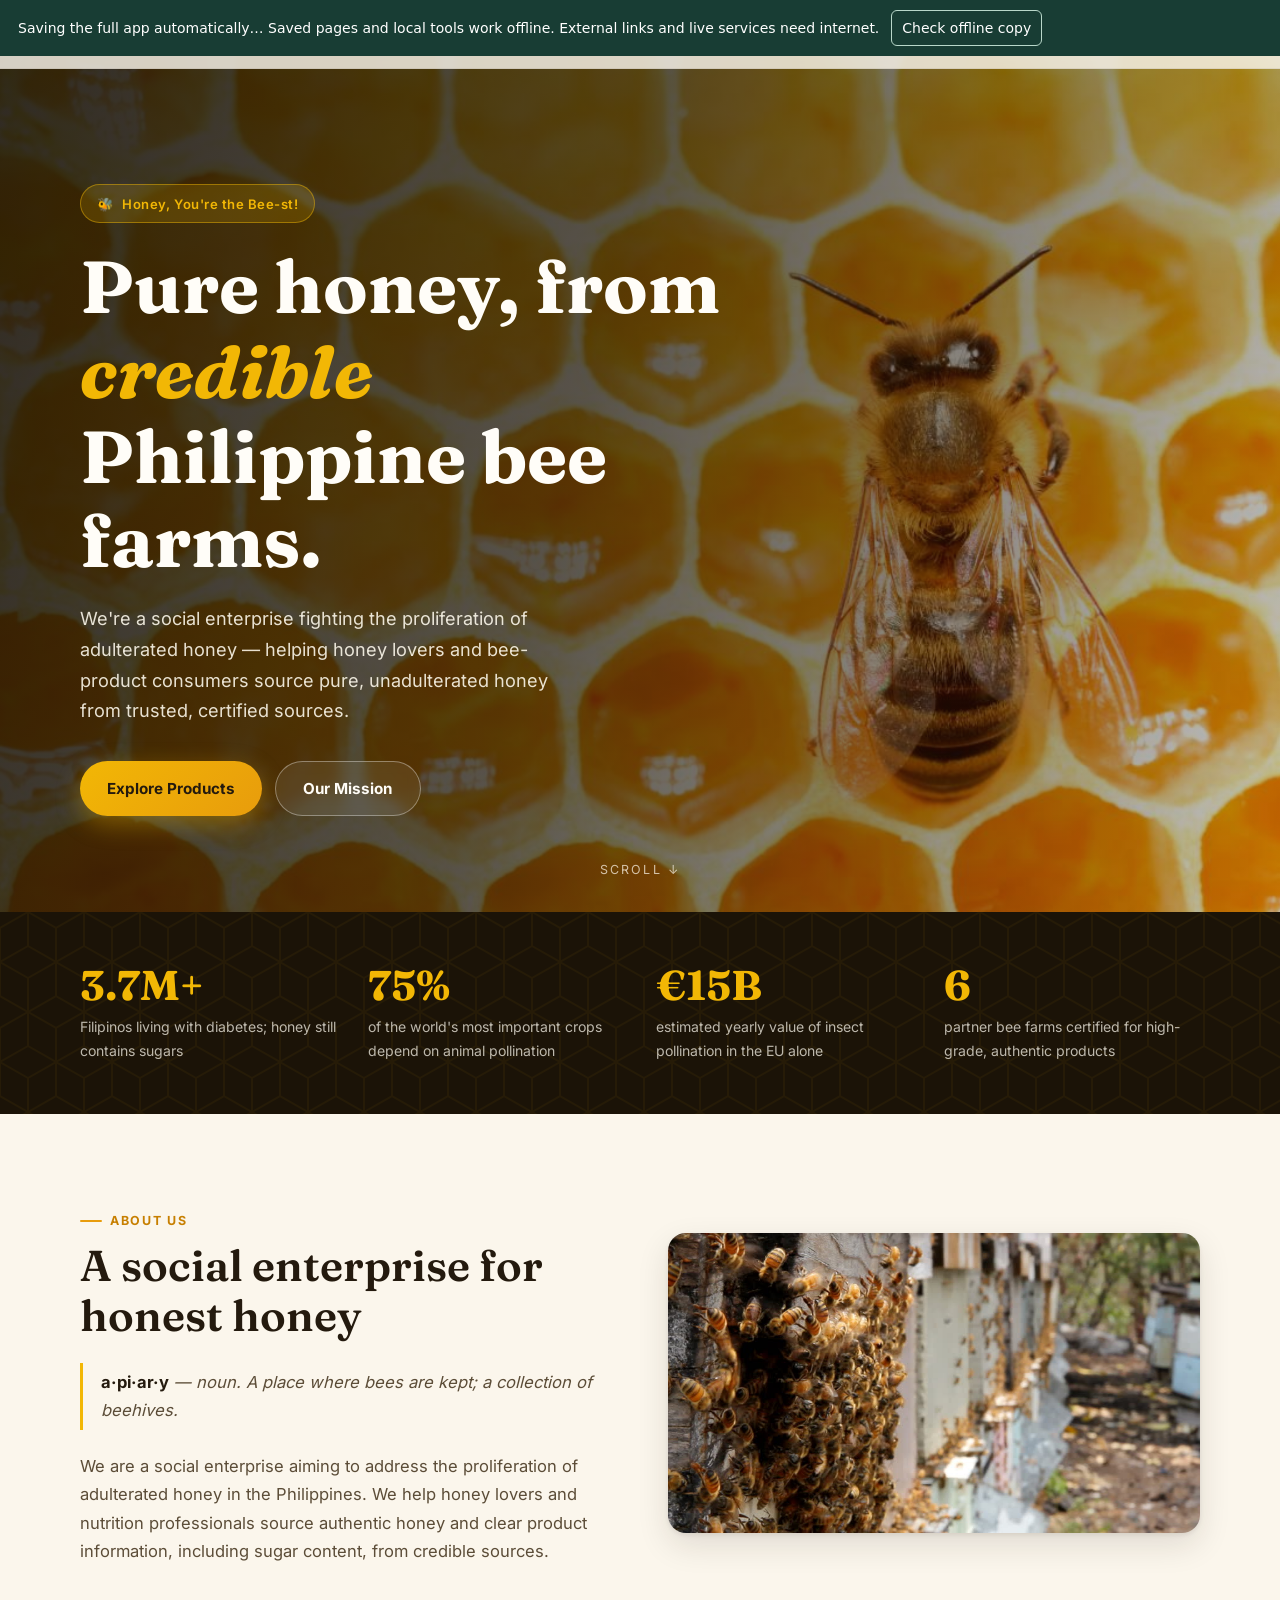
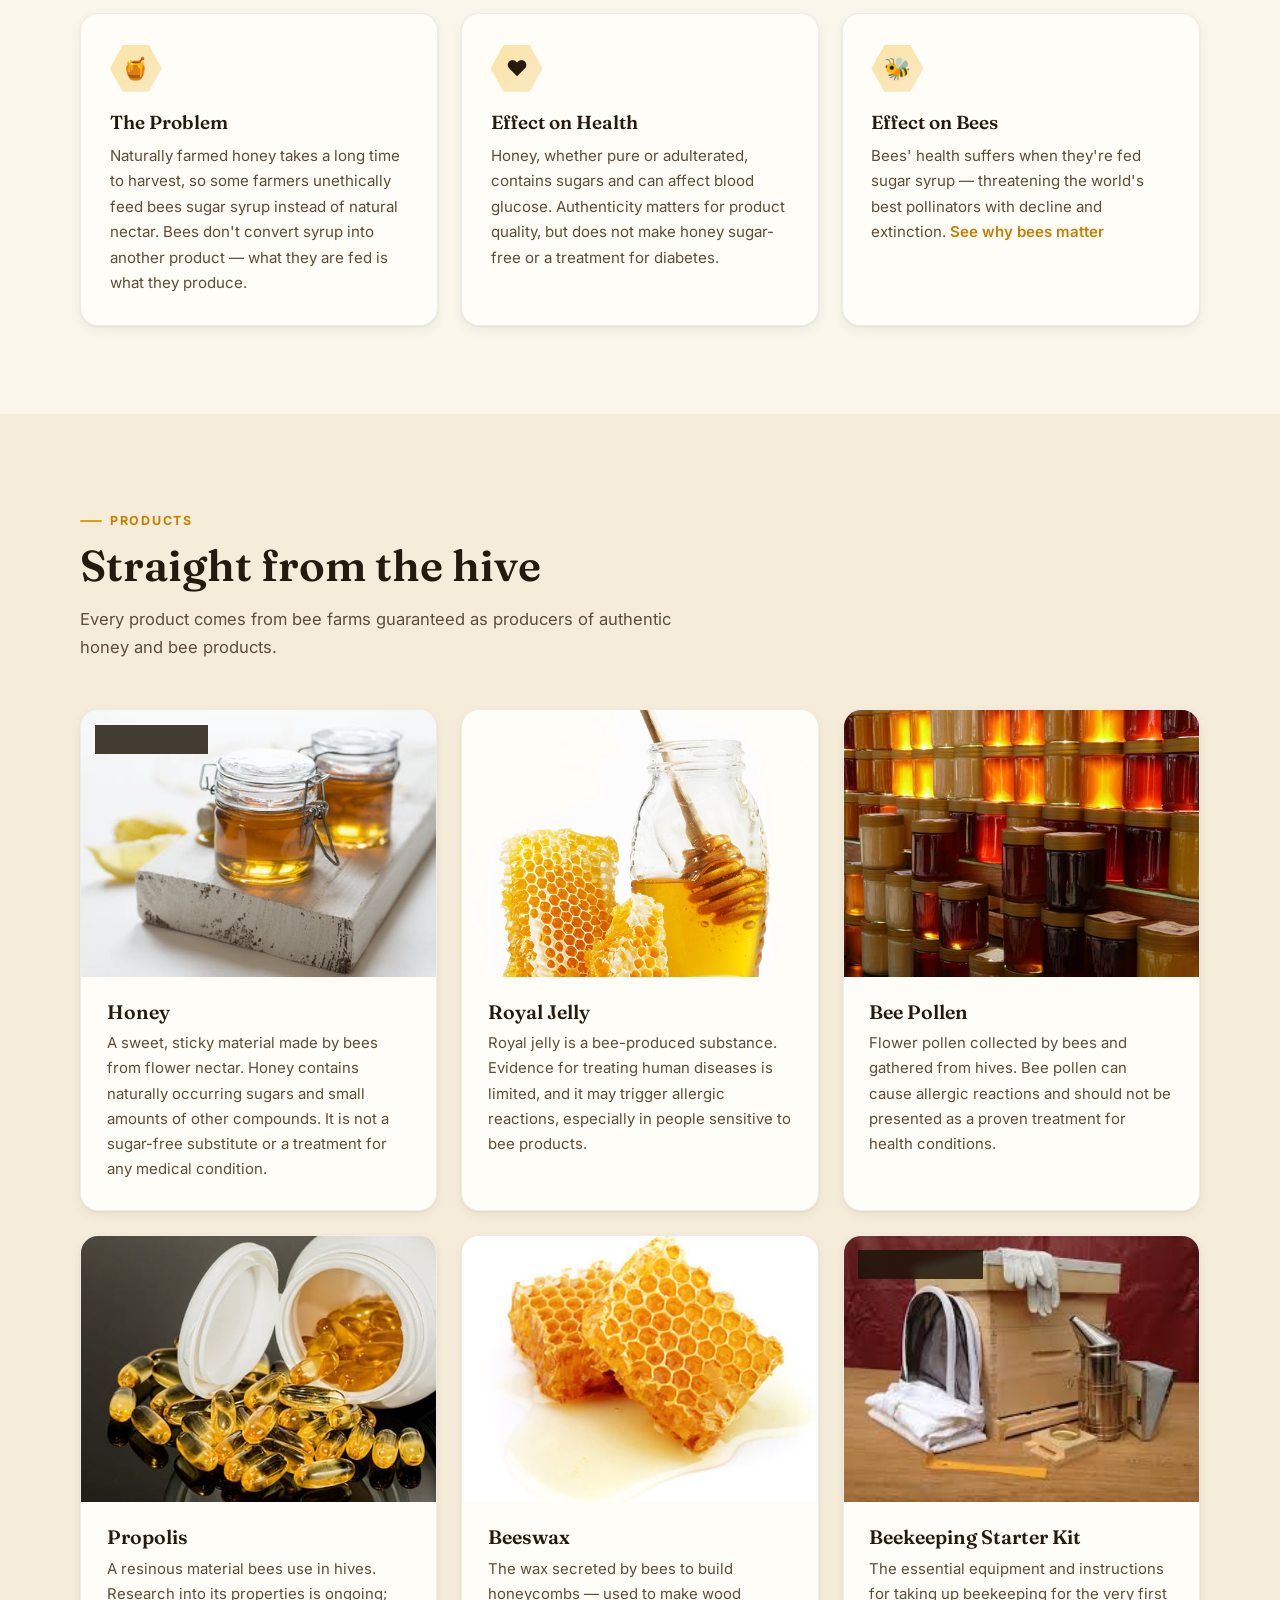
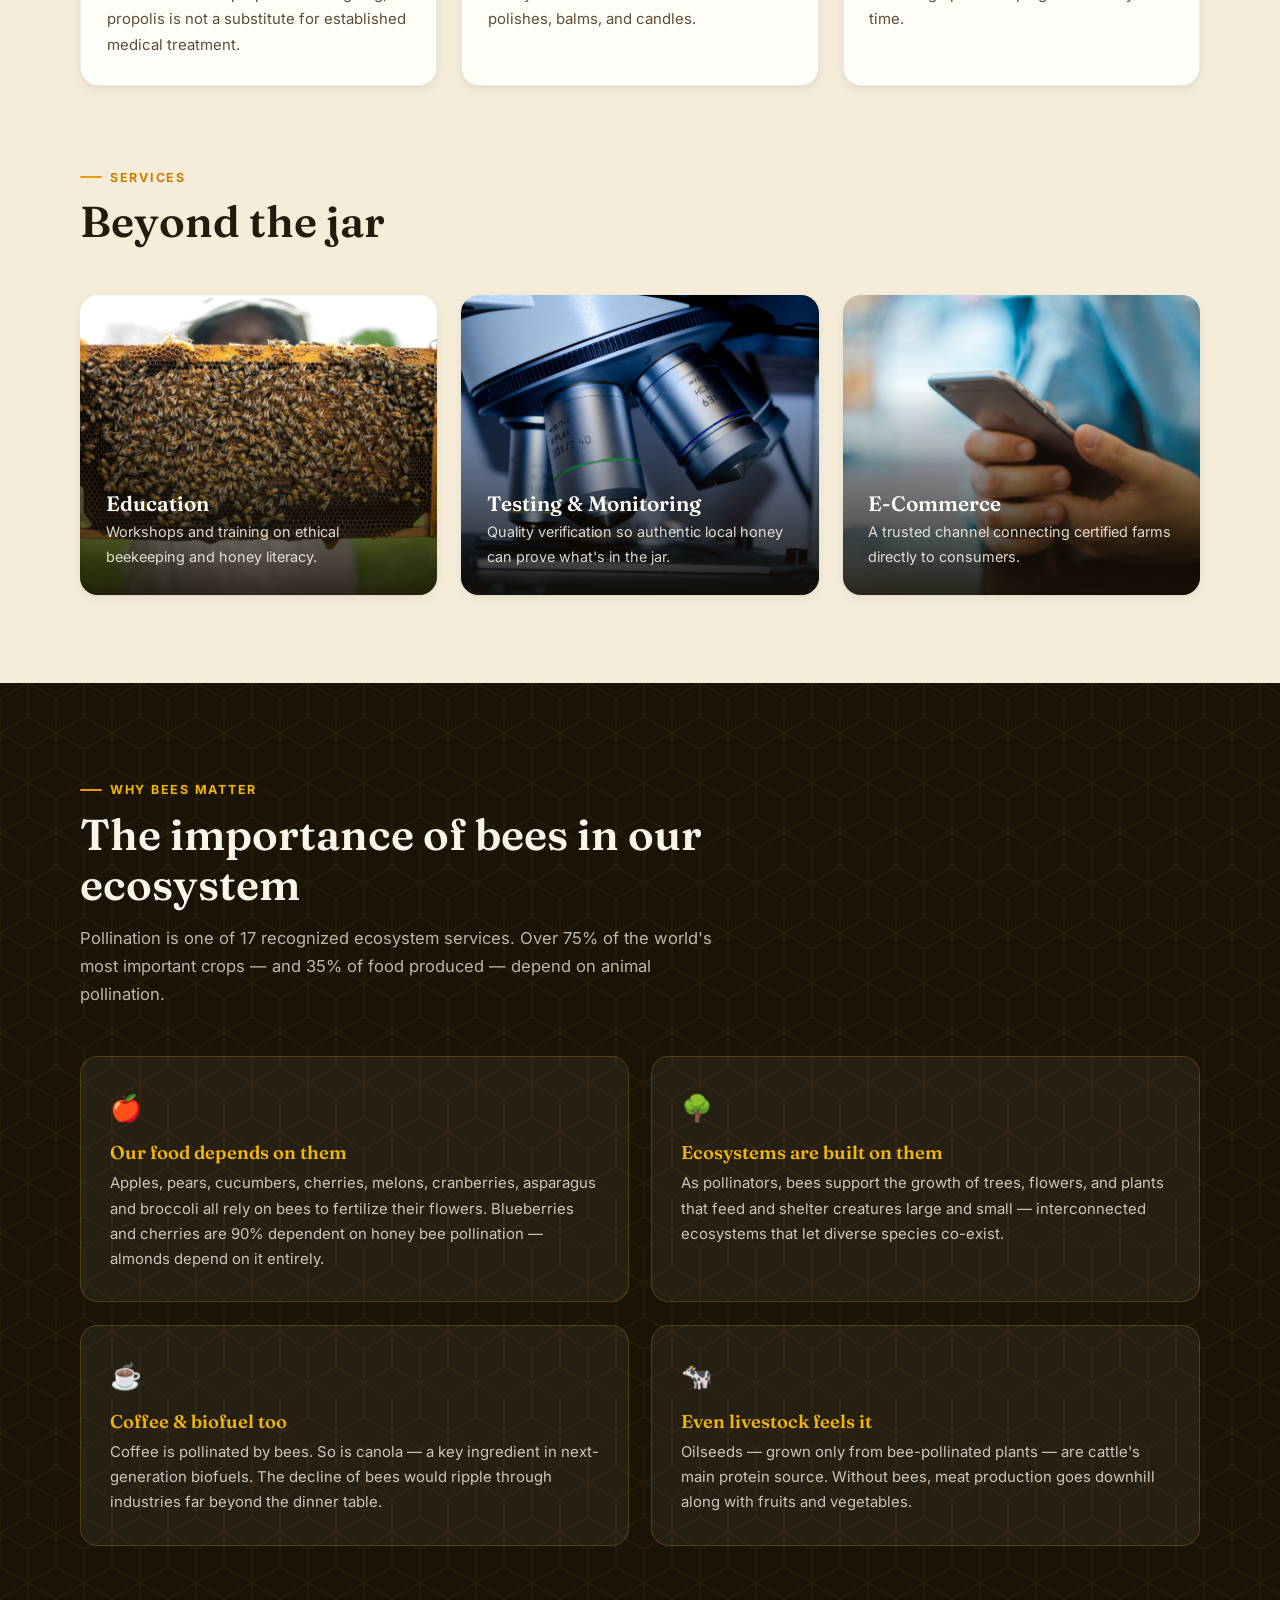
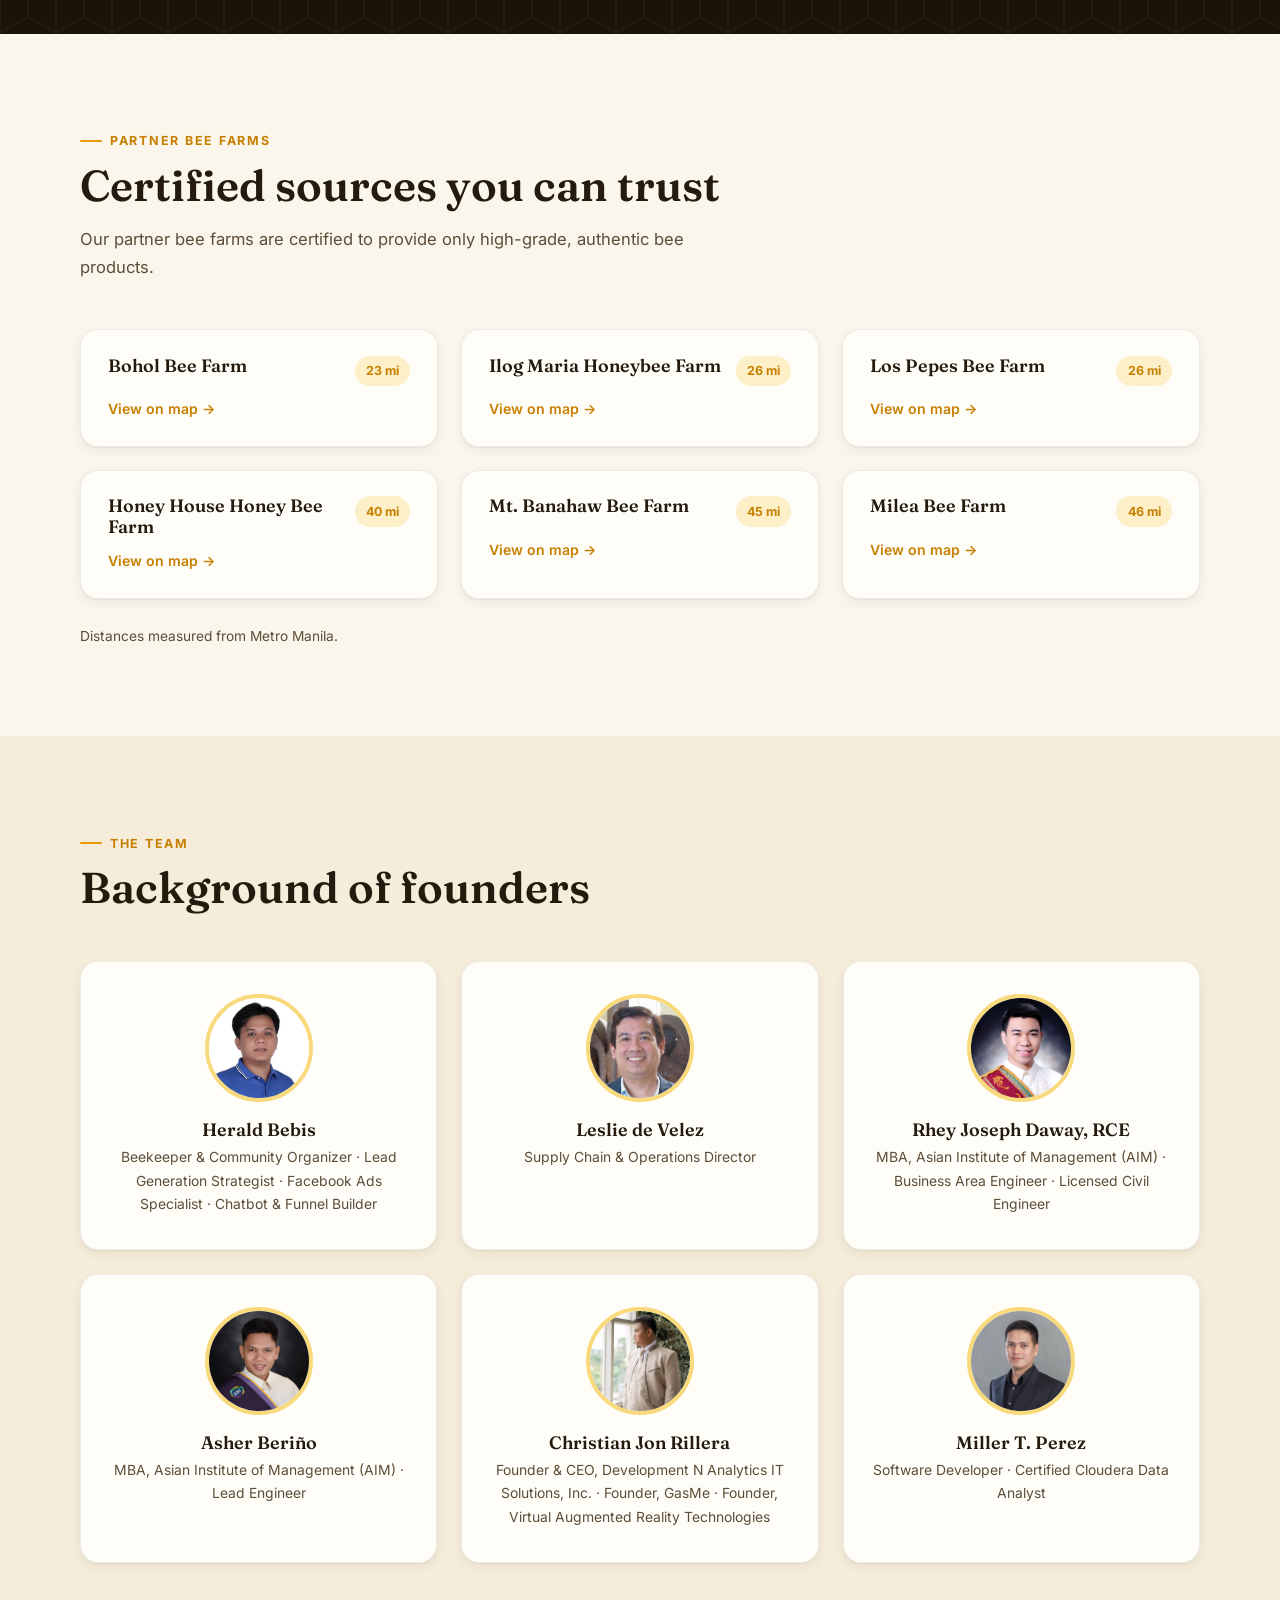
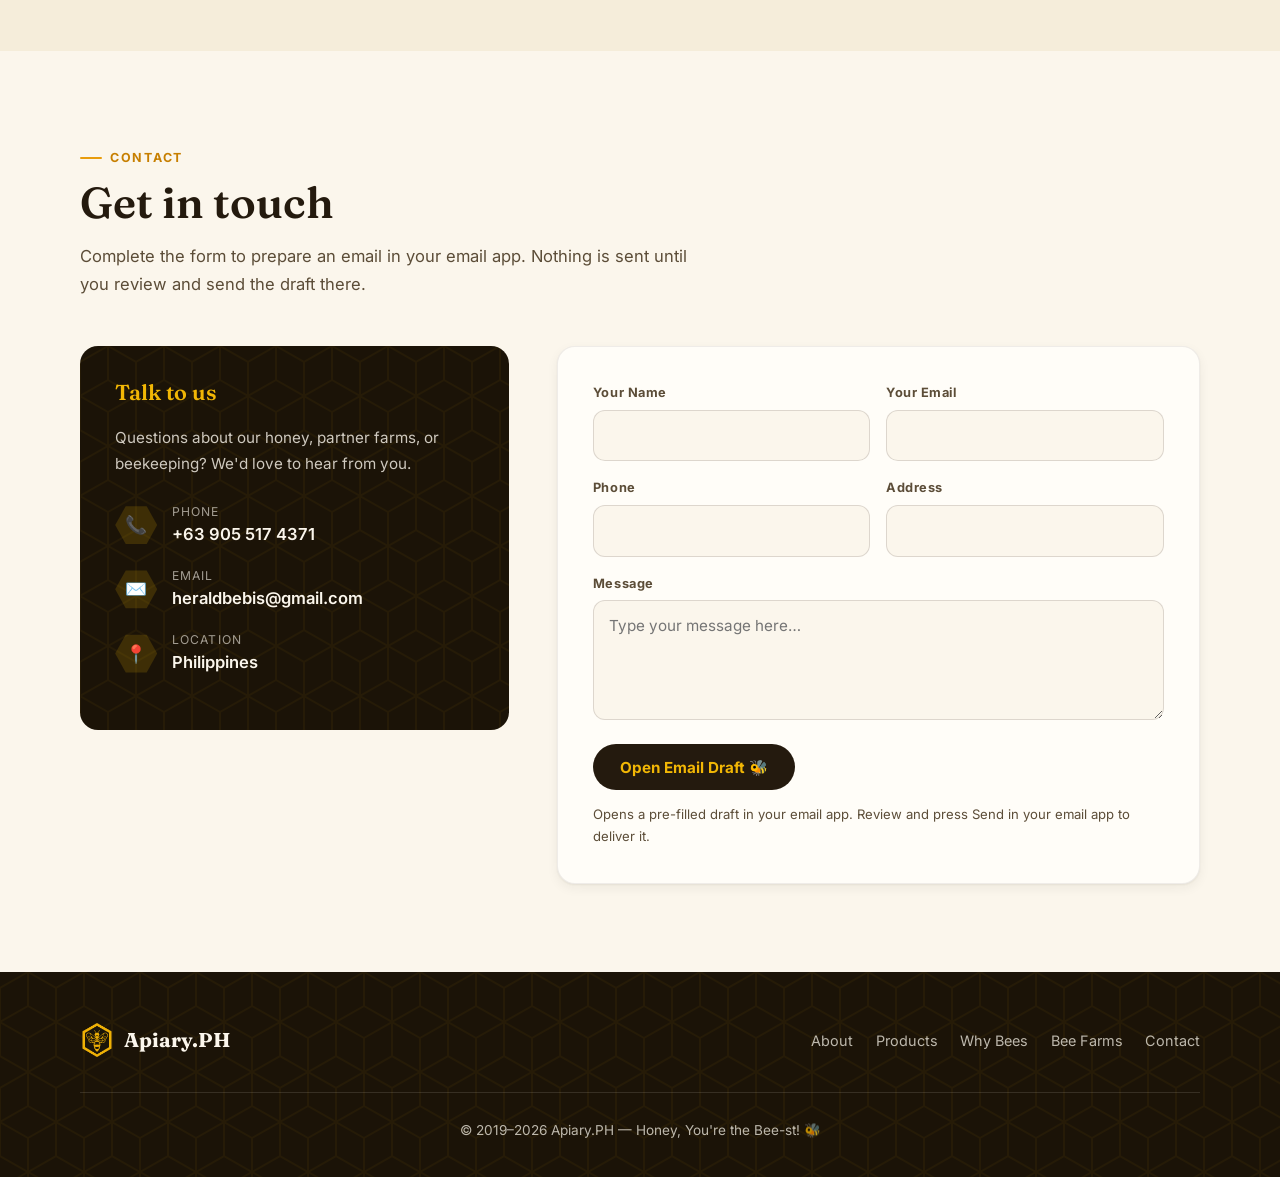
<file: products.html>
<!DOCTYPE html>
<html lang="en">
<head>
	<meta charset="UTF-8">
	<title>Apiary.PH</title>
	<meta http-equiv="refresh" content="0; url=index.html#products">
	<link rel="canonical" href="index.html#products">
<meta name="offline-limits" content="Saved pages and local tools work offline. External links and live services need internet."><link rel="manifest" href="manifest.webmanifest"><script data-offline-client src="offline-client.js" defer></script></head>
<body>
	<p>This page has moved. <a href="index.html#products">Continue to Apiary.PH →</a></p>
	<script>location.replace('index.html#products');</script>
</body>
</html>
</file>
<file: offline-vendor/86c71681581b301026f3.css>
@font-face {
  font-family: 'Fraunces';
  font-style: italic;
  font-weight: 400;
  font-display: swap;
  src: url(1c362fdb15e3810b6858.ttf) format('truetype');
}
@font-face {
  font-family: 'Fraunces';
  font-style: italic;
  font-weight: 500;
  font-display: swap;
  src: url(8bb5d7badc0189c17647.ttf) format('truetype');
}
@font-face {
  font-family: 'Fraunces';
  font-style: italic;
  font-weight: 600;
  font-display: swap;
  src: url(00633b031b7bb8d71597.ttf) format('truetype');
}
@font-face {
  font-family: 'Fraunces';
  font-style: italic;
  font-weight: 700;
  font-display: swap;
  src: url(1e6087c3a14b13b4ae47.ttf) format('truetype');
}
@font-face {
  font-family: 'Fraunces';
  font-style: normal;
  font-weight: 400;
  font-display: swap;
  src: url(79347ed53aa14e8b77ee.ttf) format('truetype');
}
@font-face {
  font-family: 'Fraunces';
  font-style: normal;
  font-weight: 500;
  font-display: swap;
  src: url(72025d9b68a7dd0b68eb.ttf) format('truetype');
}
@font-face {
  font-family: 'Fraunces';
  font-style: normal;
  font-weight: 600;
  font-display: swap;
  src: url(959364b06f81af7e1c72.ttf) format('truetype');
}
@font-face {
  font-family: 'Fraunces';
  font-style: normal;
  font-weight: 700;
  font-display: swap;
  src: url(db7c5771335b7af9ea09.ttf) format('truetype');
}
@font-face {
  font-family: 'Inter';
  font-style: normal;
  font-weight: 400;
  font-display: swap;
  src: url(a699af1dea30b799318e.ttf) format('truetype');
}
@font-face {
  font-family: 'Inter';
  font-style: normal;
  font-weight: 600;
  font-display: swap;
  src: url(87e867b52640b3b397a9.ttf) format('truetype');
}
@font-face {
  font-family: 'Inter';
  font-style: normal;
  font-weight: 700;
  font-display: swap;
  src: url(6f49e1b28bce7339f484.ttf) format('truetype');
}
</file>
<file: assets/css/style.css>
/* ==========================================================================
   Apiary.PH — design system
   ========================================================================== */

:root {
  --cream: #fbf6ec;
  --cream-2: #f5edda;
  --ink: #241a0e;
  --ink-soft: #5c4d38;
  --amber: #e89c0c;
  --amber-deep: #c77f00;
  --honey: #f2b705;
  --dark: #1b1307;
  --dark-2: #2a1e0d;
  --white: #fffdf8;
  --radius: 18px;
  --shadow-sm: 0 1px 2px rgba(36, 26, 14, .06), 0 4px 12px rgba(36, 26, 14, .06);
  --shadow-md: 0 2px 4px rgba(36, 26, 14, .08), 0 12px 32px rgba(36, 26, 14, .12);
  --font-display: "Fraunces", Georgia, serif;
  --font-body: "Inter", -apple-system, BlinkMacSystemFont, "Segoe UI", sans-serif;
}

* { margin: 0; padding: 0; box-sizing: border-box; }

/* .smooth is added by JS after load so the initial hash jump stays instant */
html.smooth { scroll-behavior: smooth; }

section[id], header[id] { scroll-margin-top: 68px; }

body {
  font-family: var(--font-body);
  background: var(--cream);
  color: var(--ink);
  line-height: 1.7;
  font-size: 16.5px;
  -webkit-font-smoothing: antialiased;
}

img { max-width: 100%; height: auto; display: block; }

h1, h2, h3, h4 { font-family: var(--font-display); font-weight: 600; line-height: 1.15; }

.container { width: min(1120px, 92%); margin-inline: auto; }

/* ---------- eyebrow + section headers ---------- */
.eyebrow {
  display: inline-flex;
  align-items: center;
  gap: .5rem;
  font-size: .78rem;
  font-weight: 700;
  letter-spacing: .14em;
  text-transform: uppercase;
  color: var(--amber-deep);
}
.eyebrow::before {
  content: "";
  width: 22px; height: 2px;
  background: var(--amber);
  border-radius: 2px;
}
.section { padding: 5.5rem 0; }
.section-head { max-width: 640px; margin-bottom: 3rem; }
.section-head h2 { font-size: clamp(1.9rem, 3.5vw, 2.7rem); margin: .6rem 0 .9rem; }
.section-head p { color: var(--ink-soft); }

/* ---------- nav ---------- */
.nav {
  position: fixed;
  inset: 0 0 auto 0;
  z-index: 50;
  background: rgba(251, 246, 236, .82);
  -webkit-backdrop-filter: blur(14px);
  backdrop-filter: blur(14px);
  border-bottom: 1px solid rgba(36, 26, 14, .07);
  transition: box-shadow .3s ease;
}
.nav.scrolled { box-shadow: var(--shadow-sm); }
.nav-inner {
  display: flex;
  align-items: center;
  justify-content: space-between;
  height: 68px;
}
.brand {
  display: flex;
  align-items: center;
  gap: .6rem;
  text-decoration: none;
  color: var(--ink);
  font-family: var(--font-display);
  font-weight: 700;
  font-size: 1.25rem;
}
.brand .hex { width: 34px; height: 34px; flex: none; }
.nav-links { display: flex; gap: .35rem; list-style: none; align-items: center; }
.nav-links a {
  text-decoration: none;
  color: var(--ink-soft);
  font-weight: 600;
  font-size: .92rem;
  padding: .5rem .85rem;
  border-radius: 999px;
  transition: color .2s, background .2s;
}
.nav-links a:hover { color: var(--ink); background: rgba(242, 183, 5, .18); }
.nav-links a.active { color: var(--ink); background: rgba(242, 183, 5, .3); }
.nav-cta {
  margin-left: .75rem;
  background: var(--ink);
  color: var(--honey) !important;
}
.nav-cta:hover { background: var(--dark-2) !important; color: var(--honey) !important; }

.nav-toggle {
  display: none;
  background: none;
  border: 0;
  width: 44px; height: 44px;
  cursor: pointer;
  border-radius: 10px;
}
.nav-toggle span {
  display: block;
  width: 22px; height: 2px;
  background: var(--ink);
  margin: 5px auto;
  border-radius: 2px;
  transition: transform .25s, opacity .25s;
}
.nav-toggle[aria-expanded="true"] span:nth-child(1) { transform: translateY(7px) rotate(45deg); }
.nav-toggle[aria-expanded="true"] span:nth-child(2) { opacity: 0; }
.nav-toggle[aria-expanded="true"] span:nth-child(3) { transform: translateY(-7px) rotate(-45deg); }

.nav-links a:focus-visible, .nav-toggle:focus-visible, .brand:focus-visible, .btn:focus-visible, .contact-form :is(input, textarea):focus-visible { outline: 3px solid var(--amber-deep); outline-offset: 3px; }

/* ---------- hero ---------- */
.hero {
  position: relative;
  min-height: 92svh;
  display: flex;
  align-items: center;
  color: var(--white);
  isolation: isolate;
  padding: 8rem 0 6rem;
}
.hero::before {
  content: "";
  position: absolute; inset: 0; z-index: -2;
  background: url("../img/honey-bee.jpg") center 35% / cover no-repeat;
}
.hero::after {
  content: "";
  position: absolute; inset: 0; z-index: -1;
  background:
    linear-gradient(105deg, rgba(20, 13, 3, .88) 0%, rgba(24, 16, 4, .72) 45%, rgba(24, 16, 4, .25) 100%);
}
.hero-badge {
  display: inline-flex;
  align-items: center;
  gap: .55rem;
  background: rgba(242, 183, 5, .16);
  border: 1px solid rgba(242, 183, 5, .45);
  color: var(--honey);
  font-size: .82rem;
  font-weight: 600;
  letter-spacing: .04em;
  padding: .45rem 1rem;
  border-radius: 999px;
  margin-bottom: 1.4rem;
}
.hero h1 {
  font-size: clamp(2.6rem, 6.5vw, 4.6rem);
  font-weight: 700;
  max-width: 13ch;
  margin-bottom: 1.2rem;
}
.hero h1 em {
  font-style: italic;
  color: var(--honey);
}
.hero p.lede {
  max-width: 46ch;
  font-size: 1.13rem;
  color: rgba(255, 250, 238, .88);
  margin-bottom: 2.2rem;
}
.hero-actions { display: flex; flex-wrap: wrap; gap: .8rem; }

.btn {
  display: inline-flex;
  align-items: center;
  gap: .5rem;
  font-family: var(--font-body);
  font-weight: 700;
  font-size: .95rem;
  text-decoration: none;
  padding: .85rem 1.7rem;
  border-radius: 999px;
  border: 0;
  cursor: pointer;
  transition: transform .2s ease, box-shadow .2s ease, background .2s ease;
}
.btn-honey {
  background: linear-gradient(135deg, var(--honey), var(--amber));
  color: var(--ink);
  box-shadow: 0 8px 24px rgba(242, 183, 5, .35);
}
.btn-honey:hover { transform: translateY(-2px); box-shadow: 0 12px 30px rgba(242, 183, 5, .45); }
.btn-ghost {
  background: rgba(255, 255, 255, .08);
  color: var(--white);
  border: 1px solid rgba(255, 255, 255, .35);
  -webkit-backdrop-filter: blur(6px);
  backdrop-filter: blur(6px);
}
.btn-ghost:hover { background: rgba(255, 255, 255, .16); transform: translateY(-2px); }
.btn-dark { background: var(--ink); color: var(--honey); }
.btn-dark:hover { background: var(--dark-2); transform: translateY(-2px); }

.hero-scroll {
  position: absolute;
  bottom: 2rem; left: 50%;
  transform: translateX(-50%);
  color: rgba(255, 250, 238, .7);
  font-size: .78rem;
  letter-spacing: .18em;
  text-transform: uppercase;
  text-decoration: none;
}

/* ---------- stats band ---------- */
.stats {
  background: var(--dark);
  color: var(--cream);
  padding: 3.2rem 0;
  position: relative;
  overflow: hidden;
}
.honeycomb-bg {
  position: absolute; inset: 0;
  opacity: .05;
  pointer-events: none;
  background-image: url("data:image/svg+xml,%3Csvg xmlns='http://www.w3.org/2000/svg' width='56' height='100' viewBox='0 0 56 100'%3E%3Cpath d='M28 66L0 50L0 16L28 0L56 16L56 50L28 66L28 100' fill='none' stroke='%23f2b705' stroke-width='2'/%3E%3Cpath d='M28 0L28 34L0 50L0 84L28 100L56 84L56 50L28 34' fill='none' stroke='%23f2b705' stroke-width='2'/%3E%3C/svg%3E");
  background-size: 56px 100px;
}
.stats-grid {
  display: grid;
  grid-template-columns: repeat(4, 1fr);
  gap: 2rem;
  position: relative;
}
.stat .num {
  font-family: var(--font-display);
  font-size: clamp(1.9rem, 3.4vw, 2.6rem);
  font-weight: 700;
  color: var(--honey);
  line-height: 1.1;
}
.stat .label { font-size: .88rem; color: rgba(251, 246, 236, .72); margin-top: .35rem; }

/* ---------- mission / problem cards ---------- */
.split {
  display: grid;
  grid-template-columns: 1fr 1fr;
  gap: 3.5rem;
  align-items: center;
}
.split .photo-stack { position: relative; }
.split .photo-stack img {
  border-radius: var(--radius);
  box-shadow: var(--shadow-md);
}
.defn {
  border-left: 3px solid var(--honey);
  padding: .35rem 0 .35rem 1.1rem;
  margin: 1.4rem 0;
  color: var(--ink-soft);
  font-style: italic;
}
.defn strong { color: var(--ink); font-style: normal; }

.problem-grid {
  display: grid;
  grid-template-columns: repeat(3, 1fr);
  gap: 1.4rem;
  margin-top: 3rem;
}
.card {
  background: var(--white);
  border: 1px solid rgba(36, 26, 14, .07);
  border-radius: var(--radius);
  padding: 1.8rem;
  box-shadow: var(--shadow-sm);
  transition: transform .25s ease, box-shadow .25s ease;
}
.card:hover { transform: translateY(-5px); box-shadow: var(--shadow-md); }
.card .icon {
  width: 52px; height: 52px;
  display: grid;
  place-items: center;
  margin-bottom: 1.1rem;
  background: linear-gradient(135deg, rgba(242, 183, 5, .35), rgba(232, 156, 12, .22));
  clip-path: polygon(25% 5%, 75% 5%, 100% 50%, 75% 95%, 25% 95%, 0% 50%);
  font-size: 1.35rem;
}
.card h3 { font-size: 1.18rem; margin-bottom: .55rem; }
.card p { font-size: .94rem; color: var(--ink-soft); }
.card a { color: var(--amber-deep); font-weight: 600; text-decoration: none; }
.card a:hover { text-decoration: underline; }

/* ---------- products ---------- */
.section-alt { background: var(--cream-2); }
.product-grid {
  display: grid;
  grid-template-columns: repeat(3, 1fr);
  gap: 1.5rem;
}
.product {
  background: var(--white);
  border-radius: var(--radius);
  overflow: hidden;
  border: 1px solid rgba(36, 26, 14, .07);
  box-shadow: var(--shadow-sm);
  transition: transform .25s ease, box-shadow .25s ease;
  display: flex;
  flex-direction: column;
}
.product:hover { transform: translateY(-5px); box-shadow: var(--shadow-md); }
.product .thumb { position: relative; aspect-ratio: 4 / 3; overflow: hidden; }
.product .thumb img { width: 100%; height: 100%; object-fit: cover; transition: transform .5s ease; }
.product:hover .thumb img { transform: scale(1.05); }
.product .tag {
  position: absolute;
  top: .9rem; left: .9rem;
  background: rgba(27, 19, 7, .82);
  color: var(--honey);
  font-size: .72rem;
  font-weight: 700;
  letter-spacing: .08em;
  text-transform: uppercase;
  padding: .3rem .75rem;
  border-radius: 999px;
  -webkit-backdrop-filter: blur(4px);
  backdrop-filter: blur(4px);
}
.product .body { padding: 1.5rem 1.6rem 1.7rem; }
.product h3 { font-size: 1.22rem; margin-bottom: .5rem; }
.product p { font-size: .93rem; color: var(--ink-soft); }
.product p a { color: var(--amber-deep); }

/* ---------- services strip ---------- */
.service-grid {
  display: grid;
  grid-template-columns: repeat(3, 1fr);
  gap: 1.5rem;
  margin-top: 3rem;
}
.service {
  position: relative;
  border-radius: var(--radius);
  overflow: hidden;
  min-height: 300px;
  display: flex;
  align-items: flex-end;
  color: var(--white);
  isolation: isolate;
  box-shadow: var(--shadow-sm);
  transition: transform .25s ease, box-shadow .25s ease;
}
.service:hover { transform: translateY(-5px); box-shadow: var(--shadow-md); }
.service img {
  position: absolute; inset: 0; z-index: -2;
  width: 100%; height: 100%;
  object-fit: cover;
  transition: transform .5s ease;
}
.service:hover img { transform: scale(1.05); }
.service::after {
  content: "";
  position: absolute; inset: 0; z-index: -1;
  background: linear-gradient(180deg, rgba(20, 13, 3, 0) 30%, rgba(20, 13, 3, .88) 100%);
}
.service .body { padding: 1.6rem; }
.service h3 { font-size: 1.3rem; color: var(--white); margin-bottom: .3rem; }
.service p { font-size: .9rem; color: rgba(255, 250, 238, .85); }

/* ---------- why bees ---------- */
.why { background: var(--dark); color: var(--cream); position: relative; overflow: hidden; }
.why .section-head h2 { color: var(--cream); }
.why .section-head p { color: rgba(251, 246, 236, .72); }
.why .eyebrow { color: var(--honey); }
.fact-grid {
  display: grid;
  grid-template-columns: repeat(2, 1fr);
  gap: 1.4rem;
  position: relative;
}
.fact {
  background: rgba(255, 250, 238, .05);
  border: 1px solid rgba(242, 183, 5, .22);
  border-radius: var(--radius);
  padding: 1.8rem;
}
.fact .icon { font-size: 1.6rem; margin-bottom: .8rem; }
.fact h3 { color: var(--honey); font-size: 1.15rem; margin-bottom: .5rem; }
.fact p { font-size: .93rem; color: rgba(251, 246, 236, .78); }

/* ---------- farms ---------- */
.farm-grid {
  display: grid;
  grid-template-columns: repeat(3, 1fr);
  gap: 1.4rem;
}
.farm {
  background: var(--white);
  border: 1px solid rgba(36, 26, 14, .07);
  border-radius: var(--radius);
  padding: 1.6rem 1.7rem;
  box-shadow: var(--shadow-sm);
  display: flex;
  flex-direction: column;
  gap: .7rem;
  transition: transform .25s ease, box-shadow .25s ease;
}
.farm:hover { transform: translateY(-4px); box-shadow: var(--shadow-md); }
.farm-top { display: flex; align-items: flex-start; justify-content: space-between; gap: .8rem; }
.farm h3 { font-size: 1.12rem; }
.farm .dist {
  flex: none;
  background: rgba(242, 183, 5, .2);
  color: var(--amber-deep);
  font-size: .78rem;
  font-weight: 700;
  padding: .28rem .7rem;
  border-radius: 999px;
  white-space: nowrap;
}
.farm a {
  color: var(--amber-deep);
  font-weight: 600;
  font-size: .88rem;
  text-decoration: none;
}
.farm a:hover { text-decoration: underline; }
.farm-note { margin-top: 1.6rem; font-size: .86rem; color: var(--ink-soft); }

/* ---------- founders ---------- */
.founder-grid {
  display: grid;
  grid-template-columns: repeat(3, 1fr);
  gap: 1.5rem;
}
.founder {
  background: var(--white);
  border: 1px solid rgba(36, 26, 14, .07);
  border-radius: var(--radius);
  padding: 2rem 1.6rem;
  text-align: center;
  box-shadow: var(--shadow-sm);
  transition: transform .25s ease, box-shadow .25s ease;
}
.founder:hover { transform: translateY(-5px); box-shadow: var(--shadow-md); }
.founder img {
  width: 108px; height: 108px;
  object-fit: cover;
  border-radius: 50%;
  margin: 0 auto 1.1rem;
  border: 4px solid rgba(242, 183, 5, .5);
}
.founder h3 { font-size: 1.12rem; margin-bottom: .35rem; }
.founder p { font-size: .87rem; color: var(--ink-soft); }

/* ---------- contact ---------- */
.contact-wrap {
  display: grid;
  grid-template-columns: 2fr 3fr;
  gap: 3rem;
  align-items: start;
}
.contact-card {
  background: var(--dark);
  color: var(--cream);
  border-radius: var(--radius);
  padding: 2.2rem;
  position: relative;
  overflow: hidden;
}
.contact-card h3 { color: var(--honey); font-size: 1.35rem; margin-bottom: 1.2rem; position: relative; }
.contact-card > p { position: relative; font-size: .95rem; color: rgba(251, 246, 236, .8); margin-bottom: 1.6rem; }
.contact-line { display: flex; gap: .9rem; align-items: center; margin-bottom: 1.2rem; position: relative; }
.contact-line .ico {
  flex: none;
  width: 42px; height: 42px;
  display: grid; place-items: center;
  background: rgba(242, 183, 5, .16);
  clip-path: polygon(25% 5%, 75% 5%, 100% 50%, 75% 95%, 25% 95%, 0% 50%);
  font-size: 1.1rem;
}
.contact-line .lbl { font-size: .76rem; text-transform: uppercase; letter-spacing: .1em; color: rgba(251, 246, 236, .6); line-height: 1.4; }
.contact-line a { color: var(--cream); text-decoration: none; font-weight: 600; }
.contact-line a:hover { color: var(--honey); }

.contact-form {
  background: var(--white);
  border: 1px solid rgba(36, 26, 14, .07);
  border-radius: var(--radius);
  padding: 2.2rem;
  box-shadow: var(--shadow-sm);
}
.form-row { display: grid; grid-template-columns: 1fr 1fr; gap: 1rem; }
.field { margin-bottom: 1rem; }
.field label {
  display: block;
  font-size: .8rem;
  font-weight: 700;
  letter-spacing: .04em;
  margin-bottom: .35rem;
  color: var(--ink-soft);
}
.field input, .field textarea {
  width: 100%;
  font: inherit;
  font-size: .95rem;
  padding: .75rem .95rem;
  border: 1.5px solid rgba(36, 26, 14, .14);
  border-radius: 12px;
  background: var(--cream);
  color: var(--ink);
  transition: border-color .2s, box-shadow .2s;
}
.field input:focus, .field textarea:focus {
  outline: none;
  border-color: var(--amber);
  box-shadow: 0 0 0 3px rgba(242, 183, 5, .25);
}
.field textarea { resize: vertical; min-height: 120px; }
.form-hint { font-size: .82rem; color: var(--ink-soft); margin-top: .8rem; }

/* ---------- footer ---------- */
.footer {
  background: var(--dark);
  color: rgba(251, 246, 236, .72);
  padding: 3.2rem 0 2.2rem;
  position: relative;
  overflow: hidden;
}
.footer-inner {
  display: flex;
  flex-wrap: wrap;
  gap: 2rem;
  align-items: center;
  justify-content: space-between;
  position: relative;
}
.footer .brand { color: var(--cream); }
.footer-links { display: flex; flex-wrap: wrap; gap: 1.4rem; list-style: none; }
.footer-links a { color: rgba(251, 246, 236, .72); text-decoration: none; font-size: .9rem; }
.footer-links a:hover { color: var(--honey); }
.footer-bottom {
  margin-top: 2.2rem;
  padding-top: 1.6rem;
  border-top: 1px solid rgba(251, 246, 236, .12);
  font-size: .85rem;
  text-align: center;
  position: relative;
}

/* ---------- reveal animations ---------- */
.reveal { opacity: 1; transform: none; transition: opacity .7s ease, transform .7s ease; }
.motion-ready .reveal { opacity: 0; transform: translateY(24px); }
.reveal.visible { opacity: 1; transform: none; }

@media (prefers-reduced-motion: reduce) {
  html, html.smooth { scroll-behavior: auto; }
  .reveal, .motion-ready .reveal { opacity: 1; transform: none; transition: none; }
  * { transition-duration: .01ms !important; animation-duration: .01ms !important; }
}

/* ---------- responsive ---------- */
@media (max-width: 960px) {
  .stats-grid { grid-template-columns: repeat(2, 1fr); }
  .problem-grid, .product-grid, .service-grid, .farm-grid, .founder-grid { grid-template-columns: repeat(2, 1fr); }
  .split { grid-template-columns: 1fr; gap: 2.5rem; }
  .contact-wrap { grid-template-columns: 1fr; }
}

@media (max-width: 720px) {
  .nav-toggle { display: block; }
  .nav-links {
    position: absolute;
    top: 68px; left: 0; right: 0;
    flex-direction: column;
    align-items: stretch;
    background: var(--cream);
    border-bottom: 1px solid rgba(36, 26, 14, .1);
    padding: 1rem 4%;
    gap: .2rem;
    display: none;
    box-shadow: var(--shadow-md);
  }
  .nav-links.open { display: flex; }
  .nav-links a { display: block; }
  .nav-cta { margin-left: 0; text-align: center; }
  .fact-grid { grid-template-columns: 1fr; }
  .form-row { grid-template-columns: 1fr; }
}

@media (max-width: 560px) {
  .problem-grid, .product-grid, .service-grid, .farm-grid, .founder-grid { grid-template-columns: 1fr; }
  .stats-grid { grid-template-columns: repeat(2, 1fr); gap: 1.4rem; }
  .section { padding: 4rem 0; }
}
</file>
